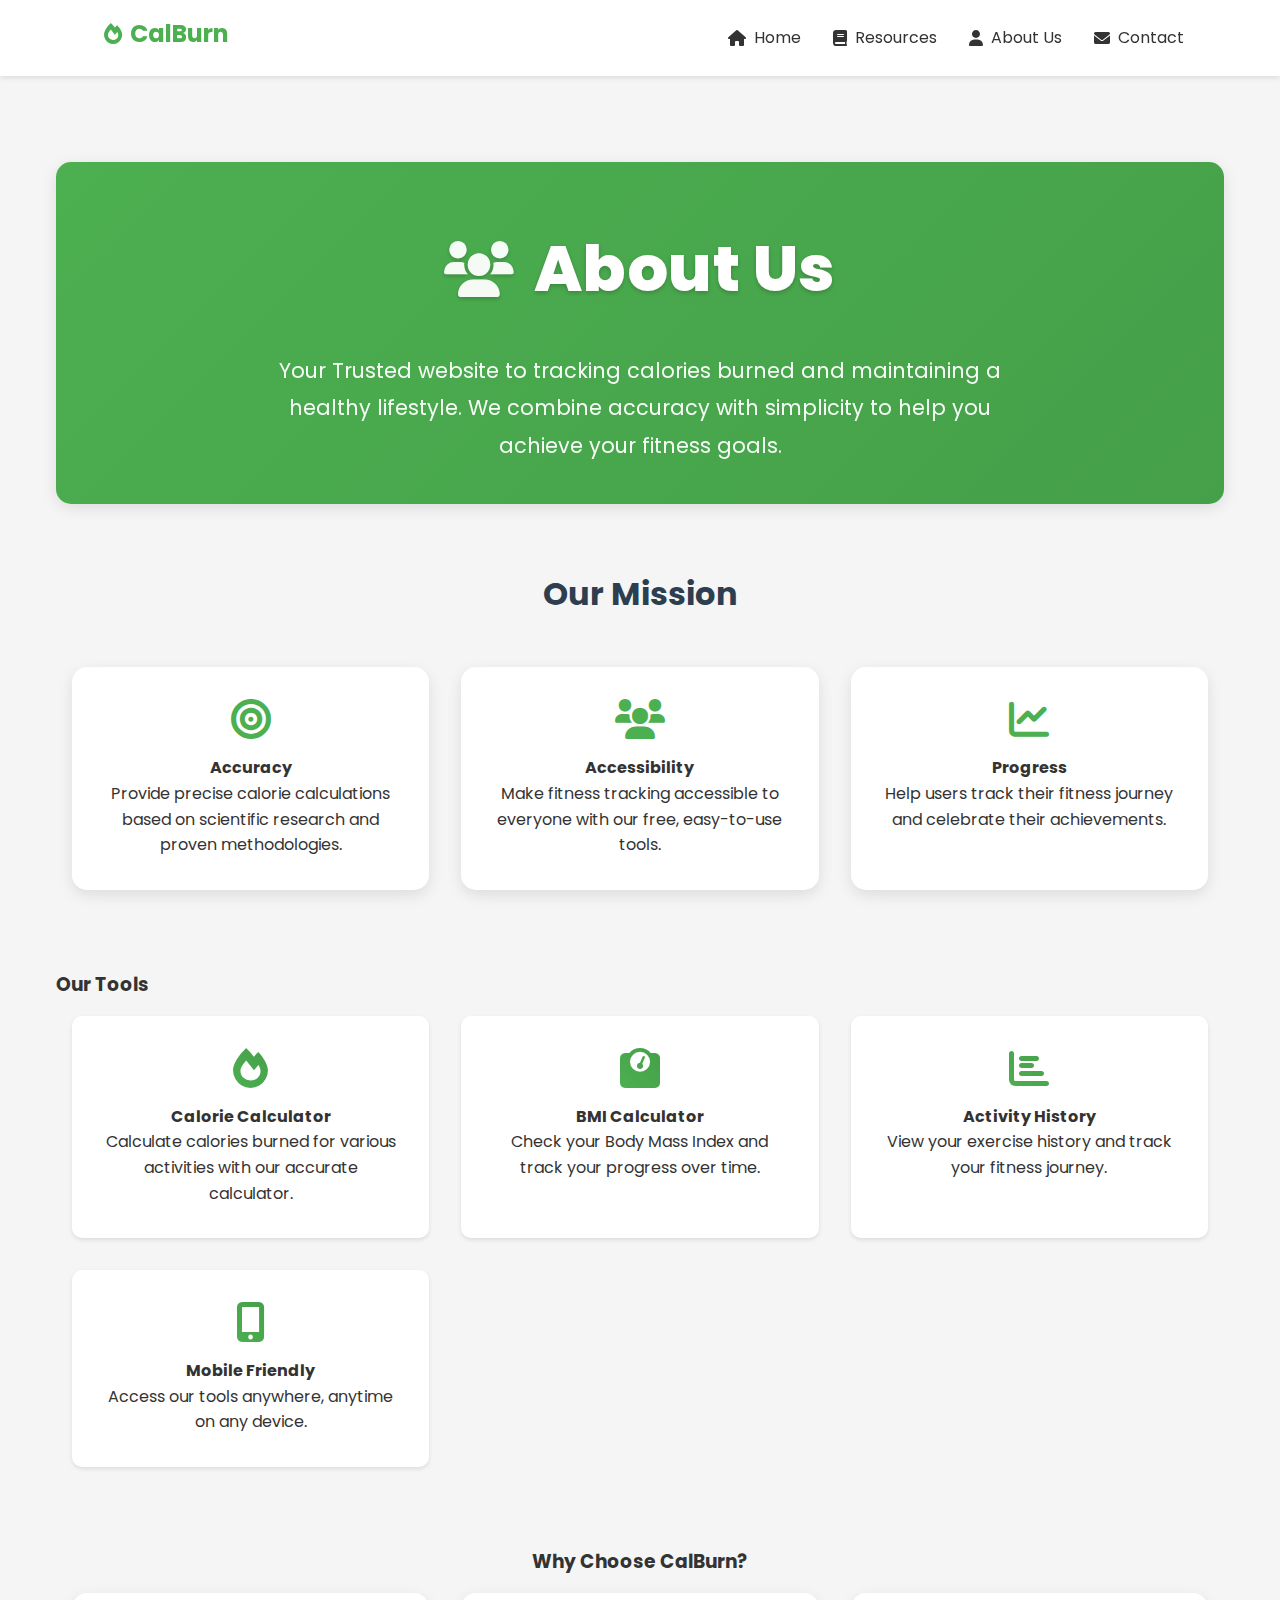
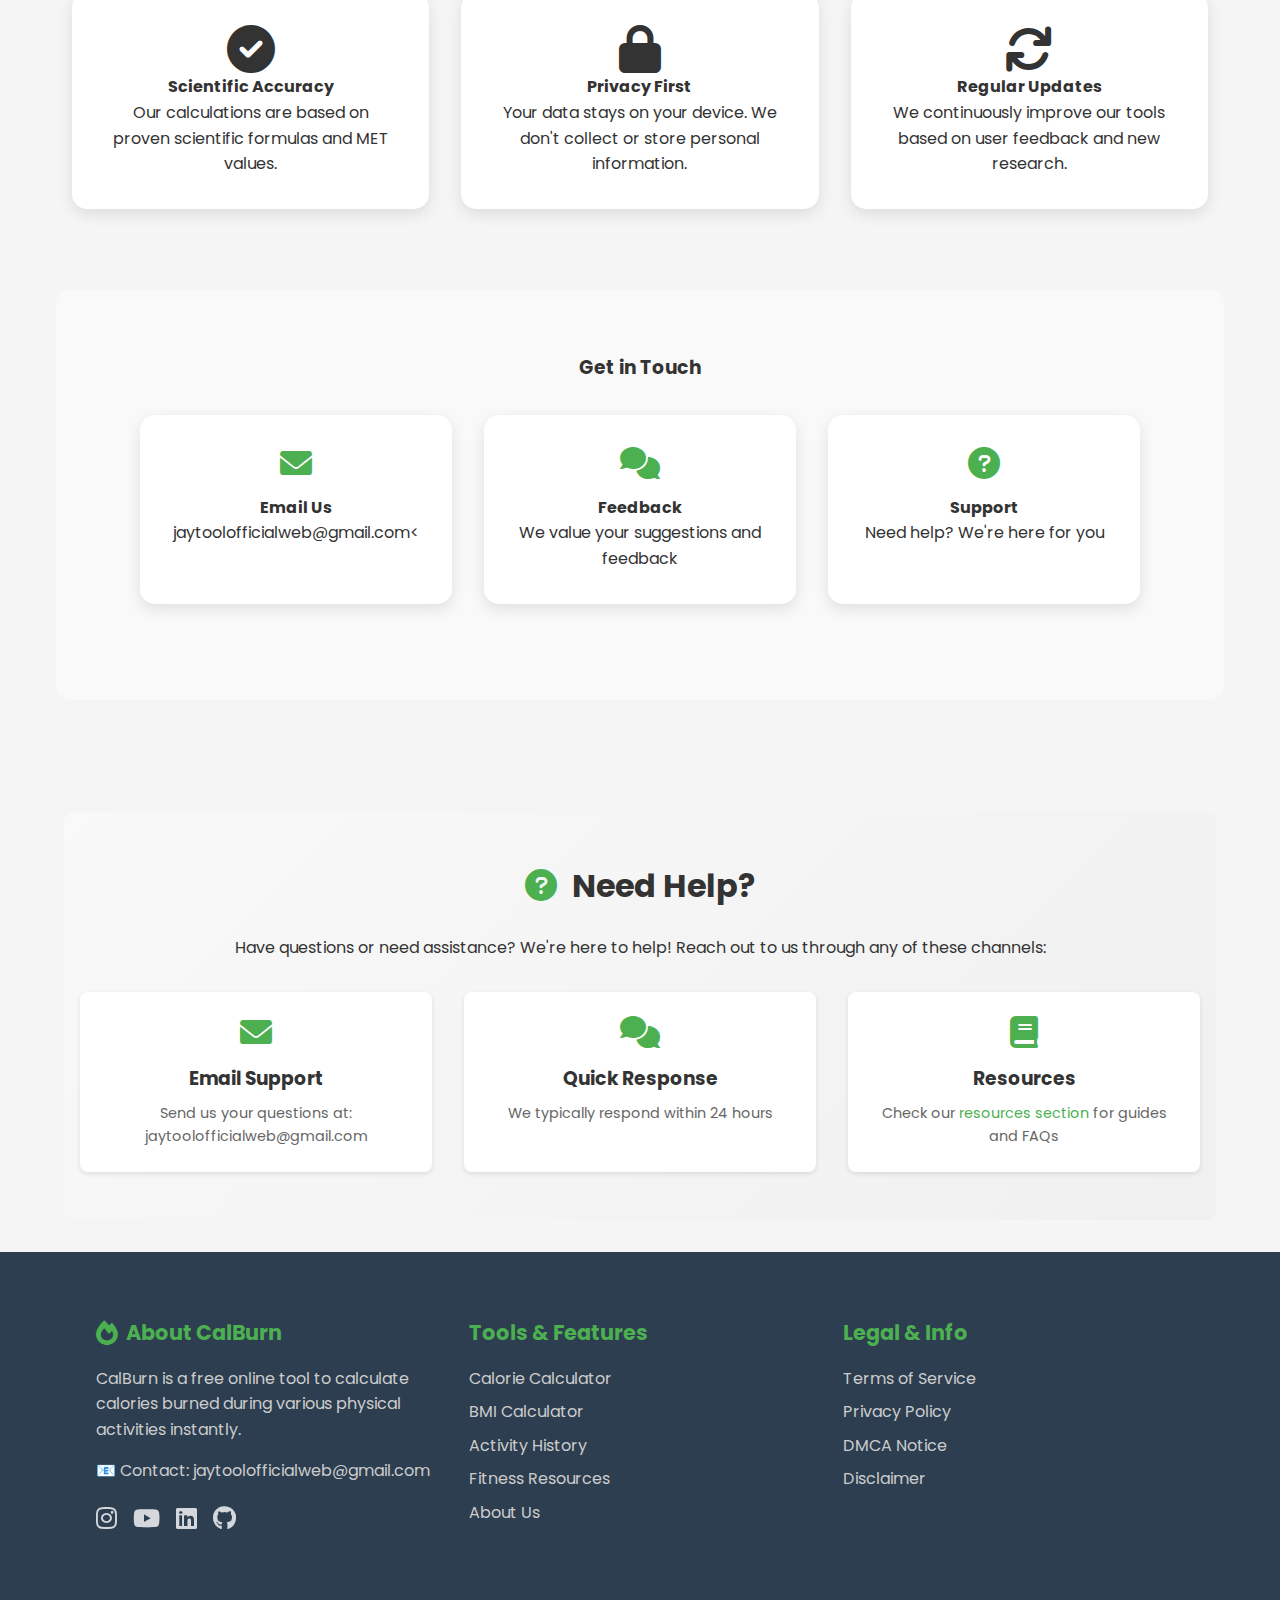
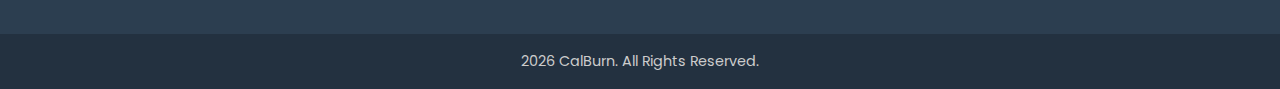
<file: about.html>
<!DOCTYPE html>
<html lang="en">
<head>
    <meta charset="UTF-8">
    <meta name="viewport" content="width=device-width, initial-scale=1.0">
    
    <!-- Primary Meta Tags -->
    <title>About CalBurn - Your Trusted Fitness Calculator Team | Our Mission & Values</title>
    <meta name="title" content="About CalBurn - Your Trusted Fitness Calculator Team | Our Mission & Values">
    <meta name="description" content="Learn about the team behind CalBurn, our mission to make fitness tracking accessible, and our commitment to helping you achieve your health goals. Discover our story and values.">
    <meta name="keywords" content="CalBurn team, fitness calculator team, health tracking experts, fitness mission, about calburn, fitness tools india, health calculator team, fitness experts india, calorie tracking team">
    <meta name="author" content="Jay Prajapati">
    <meta name="robots" content="index, follow">
    <meta name="googlebot" content="index, follow">
    <meta name="language" content="English">
    <meta name="revisit-after" content="7 days">
    <meta name="rating" content="General">
    
    <!-- Geographic Meta Tags -->
    <meta name="distribution" content="Global">

    <!-- Open Graph / Facebook -->
    <meta property="og:type" content="website">
    <meta property="og:url" content="https://tool-star.github.io/about.html">
    <meta property="og:title" content="About CalBurn - Your Trusted Fitness Calculator Team">
    <meta property="og:description" content="Learn about the team behind CalBurn, our mission to make fitness tracking accessible, and our commitment to helping you achieve your health goals.">
    <meta property="og:site_name" content="CalBurn">
    <meta property="og:locale" content="en_US">
    <meta property="og:locale:alternate" content="en_IN">

    <!-- JSON-LD Structured Data -->
    <script type="application/ld+json">
    {
        "@context": "https://schema.org",
        "@type": "AboutPage",
        "mainEntity": {
            "@type": "Organization",
            "name": "CalBurn",
            "url": "https://tool-star.github.io/",
            "logo": "https://tool-star.github.io/apple-touch-icon.png",
            "description": "CalBurn is dedicated to providing free, accurate fitness tracking tools to help people achieve their health goals.",
            "foundingDate": "2024",
            "founder": {
                "@type": "Person",
                "name": "Jay Prajapati",
                "nationality": "Indian",
                "sameAs": [
                    "https://www.linkedin.com/in/jayprajapati171120/",
                    "https://github.com/jay07112007"
                ]
            },
            "areaServed": [
                "IN",
                "US",
                "AE",
                "SG",
                "LK",
                "NP",
                "BD",
                "Global"
            ],
            "knowsAbout": [
                "Fitness Tracking",
                "Calorie Calculation",
                "BMI Calculation",
                "Health Monitoring",
                "Exercise Science"
            ],
            "slogan": "Your Trusted Partner in Fitness Tracking",
            "ethicsPolicy": "https://tool-star.github.io/privacy.html",
            "address": {
                "@type": "PostalAddress",
                "addressCountry": "IN",
                "addressRegion": "Gujarat"
            }
        },
        "breadcrumb": {
            "@type": "BreadcrumbList",
            "itemListElement": [{
                "@type": "ListItem",
                "position": 1,
                "name": "Home",
                "item": "https://tool-star.github.io/"
            }, {
                "@type": "ListItem",
                "position": 2,
                "name": "About Us",
                "item": "https://tool-star.github.io/about.html"
            }]
        }
    }
    </script>

    <link rel="apple-touch-icon" sizes="180x180" href="apple-touch-icon.png">
    <link rel="icon" type="png" sizes="32x32" href="favicon-32x32.png">
    <link rel="icon" type="png" sizes="16x16" href="favicon-16x16.png">
    <link rel="manifest" href="/site.webmanifest">

    <link rel="stylesheet" href="styles.css">
    <link rel="stylesheet" href="https://cdnjs.cloudflare.com/ajax/libs/font-awesome/6.0.0/css/all.min.css">
    <link href="https://fonts.googleapis.com/css2?family=Poppins:wght@400;600&family=Montserrat:wght@700&display=swap" rel="stylesheet">
</head>
<body>
    <a href="#main-content" class="skip-link">Skip to main content</a>
    
    <!-- Header -->
    <header>
        <div class="container">
            <div class="header-content">
                <div class="website-title">
                    <a href="index.html" class="logo-link">
                        <h1><i class="fas fa-fire" aria-hidden="true"></i> CalBurn</h1>
                    </a>
                </div>
                
                <button 
                    class="menu-toggle" 
                    id="mobile-menu" 
                    aria-label="Toggle navigation menu"
                    aria-expanded="false"
                    aria-controls="main-nav"
                >
                    <span></span>
                </button>

                <nav id="main-nav" aria-label="Main navigation">
                    <ul>
                        <li><a href="index.html">
                            <i class="fas fa-home" aria-hidden="true"></i>
                            <span>Home</span>
                        </a></li>
                        <li><a href="resources.html">
                            <i class="fas fa-book" aria-hidden="true"></i>
                            <span>Resources</span>
                        </a></li>
                        <li><a href="about.html">
                            <i class="fas fa-user" aria-hidden="true"></i>
                            <span>About Us</span>
                        </a></li>
                        <li><a href="contact.html">
                            <i class="fas fa-envelope" aria-hidden="true"></i>
                            <span>Contact</span>
                        </a></li>
                    </ul>
                </nav>
            </div>
        </div>
        <div class="menu-overlay" id="menu-overlay"></div>
    </header>

    <!-- Main Content -->
    <main id="main-content">
        <section class="about-section">
            <!-- Hero Section -->
            <div class="about-hero">
                <h2><i class="fas fa-users"></i> About Us</h2>
                <p>Your Trusted website to tracking calories burned and maintaining a healthy lifestyle. We combine accuracy with simplicity to help you achieve your fitness goals.</p>
            </div>

            <!-- Mission Section -->
            <div class="mission-section">
                <h3>Our Mission</h3>
                <div class="mission-cards">
                    <div class="mission-card">
                        <i class="fas fa-bullseye"></i>
                        <h4>Accuracy</h4>
                        <p>Provide precise calorie calculations based on scientific research and proven methodologies.</p>
                    </div>
                    <div class="mission-card">
                        <i class="fas fa-users"></i>
                        <h4>Accessibility</h4>
                        <p>Make fitness tracking accessible to everyone with our free, easy-to-use tools.</p>
                    </div>
                    <div class="mission-card">
                        <i class="fas fa-chart-line"></i>
                        <h4>Progress</h4>
                        <p>Help users track their fitness journey and celebrate their achievements.</p>
                    </div>
                </div>
            </div>

            <!-- Tools Section -->
            <div class="tools-section">
                <h3>Our Tools</h3>
                <div class="tools-grid">
                    <div class="tool-card">
                        <i class="fas fa-fire"></i>
                        <h4>Calorie Calculator</h4>
                        <p>Calculate calories burned for various activities with our accurate calculator.</p>
                    </div>
                    <div class="tool-card">
                        <i class="fas fa-weight"></i>
                        <h4>BMI Calculator</h4>
                        <p>Check your Body Mass Index and track your progress over time.</p>
                    </div>
                    <div class="tool-card">
                        <i class="fas fa-chart-bar"></i>
                        <h4>Activity History</h4>
                        <p>View your exercise history and track your fitness journey.</p>
                    </div>
                    <div class="tool-card">
                        <i class="fas fa-mobile-alt"></i>
                        <h4>Mobile Friendly</h4>
                        <p>Access our tools anywhere, anytime on any device.</p>
                    </div>
                </div>
            </div>

            <!-- Why Choose Us Section -->
            <div class="team-section">
                <h3>Why Choose CalBurn?</h3>
                <div class="team-grid">
                    <div class="team-member">
                        <i class="fas fa-check-circle fa-3x"></i>
                        <h4>Scientific Accuracy</h4>
                        <p>Our calculations are based on proven scientific formulas and MET values.</p>
                    </div>
                    <div class="team-member">
                        <i class="fas fa-lock fa-3x"></i>
                        <h4>Privacy First</h4>
                        <p>Your data stays on your device. We don't collect or store personal information.</p>
                    </div>
                    <div class="team-member">
                        <i class="fas fa-sync fa-3x"></i>
                        <h4>Regular Updates</h4>
                        <p>We continuously improve our tools based on user feedback and new research.</p>
                    </div>
                </div>
            </div>

            <!-- Contact Section -->
            <div id="contact" class="contact-section">
                <h3>Get in Touch</h3>
                <div class="contact-grid">
                    <div class="contact-card">
                        <i class="fas fa-envelope"></i>
                        <h4>Email Us</h4>
                        <p>jaytoolofficialweb@gmail.com<</p>
                    </div>
                    <div class="contact-card">
                        <i class="fas fa-comments"></i>
                        <h4>Feedback</h4>
                        <p>We value your suggestions and feedback</p>
                    </div>
                    <div class="contact-card">
                        <i class="fas fa-question-circle"></i>
                        <h4>Support</h4>
                        <p>Need help? We're here for you</p>
                    </div>
                </div>
            </div>
        </section>
    </main>

    <!-- Need Help Section -->
    <section class="need-help-section container">
        <div class="need-help-content">
            <h2><i class="fas fa-question-circle"></i> Need Help?</h2>
            <p>Have questions or need assistance? We're here to help! Reach out to us through any of these channels:</p>
            <div class="help-options">
                <div class="help-option">
                    <i class="fas fa-envelope"></i>
                    <h3>Email Support</h3>
                    <p>Send us your questions at: jaytoolofficialweb@gmail.com</p>
                </div>
                <div class="help-option">
                    <i class="fas fa-comments"></i>
                    <h3>Quick Response</h3>
                    <p>We typically respond within 24 hours</p>
                </div>
                <div class="help-option">
                    <i class="fas fa-book"></i>
                    <h3>Resources</h3>
                    <p>Check our <a href="resources.html">resources section</a> for guides and FAQs</p>
                </div>
            </div>
        </div>
    </section>

    <!-- Footer -->
    <footer>
        <div class="footer-container">
            <!-- About Section -->
            <div class="footer-section about">
                <h2><i class="fas fa-fire"></i> About CalBurn</h2>
                <p>CalBurn is a free online tool to calculate calories burned during various physical activities instantly.</p>
                <p>📧 Contact: jaytoolofficialweb@gmail.com</p>
                <div class="social-links">
                    <a href="https://www.instagram.com/prajapati_jay_1711/" aria-label="Instagram" target="_blank" rel="noopener">
                        <i class="fab fa-instagram"></i>
                    </a>
                    <a href="https://www.youtube.com/@QuickCompare_Official" aria-label="Youtube" target="_blank" rel="noopener">
                        <i class="fab fa-youtube"></i>
                    </a>
                    <a href="https://www.linkedin.com/in/jayprajapati171120/" aria-label="Linkedin" target="_blank" rel="noopener">
                        <i class="fab fa-linkedin"></i>
                    </a>
                    <a href="https://github.com/jay07112007" aria-label="GitHub" target="_blank" rel="noopener">
                        <i class="fab fa-github"></i>
                    </a>
                </div>
            </div>

            <!-- Tools & Features -->
            <div class="footer-section">
                <h2>Tools & Features</h2>
                <ul>
                    <li><a href="index.html">Calorie Calculator</a></li>
                    <li><a href="index.html#bmi-calculator">BMI Calculator</a></li>
                    <li><a href="index.html#activity-history">Activity History</a></li>
                    <li><a href="resources.html">Fitness Resources</a></li>
                    <li><a href="about.html">About Us</a></li>
                </ul>
            </div>

            <!-- Legal & Info -->
            <div class="footer-section">
                <h2>Legal & Info</h2>
                <ul>
                    <li><a href="terms.html">Terms of Service</a></li>
                    <li><a href="privacy.html">Privacy Policy</a></li>
                    <li><a href="dmca.html">DMCA Notice</a></li>
                    <li><a href="disclaimer.html">Disclaimer</a></li>
                </ul>
            </div>
        </div>

        <!-- Copyright Section -->
        <div class="footer-bottom">
            <p>  <span id="year"></span> CalBurn. All Rights Reserved.</p>
        </div>
    </footer>

    <script>
        document.getElementById("year").textContent = new Date().getFullYear();
    </script>
    <script src="app.js"></script>
</body>
</html>
</file>
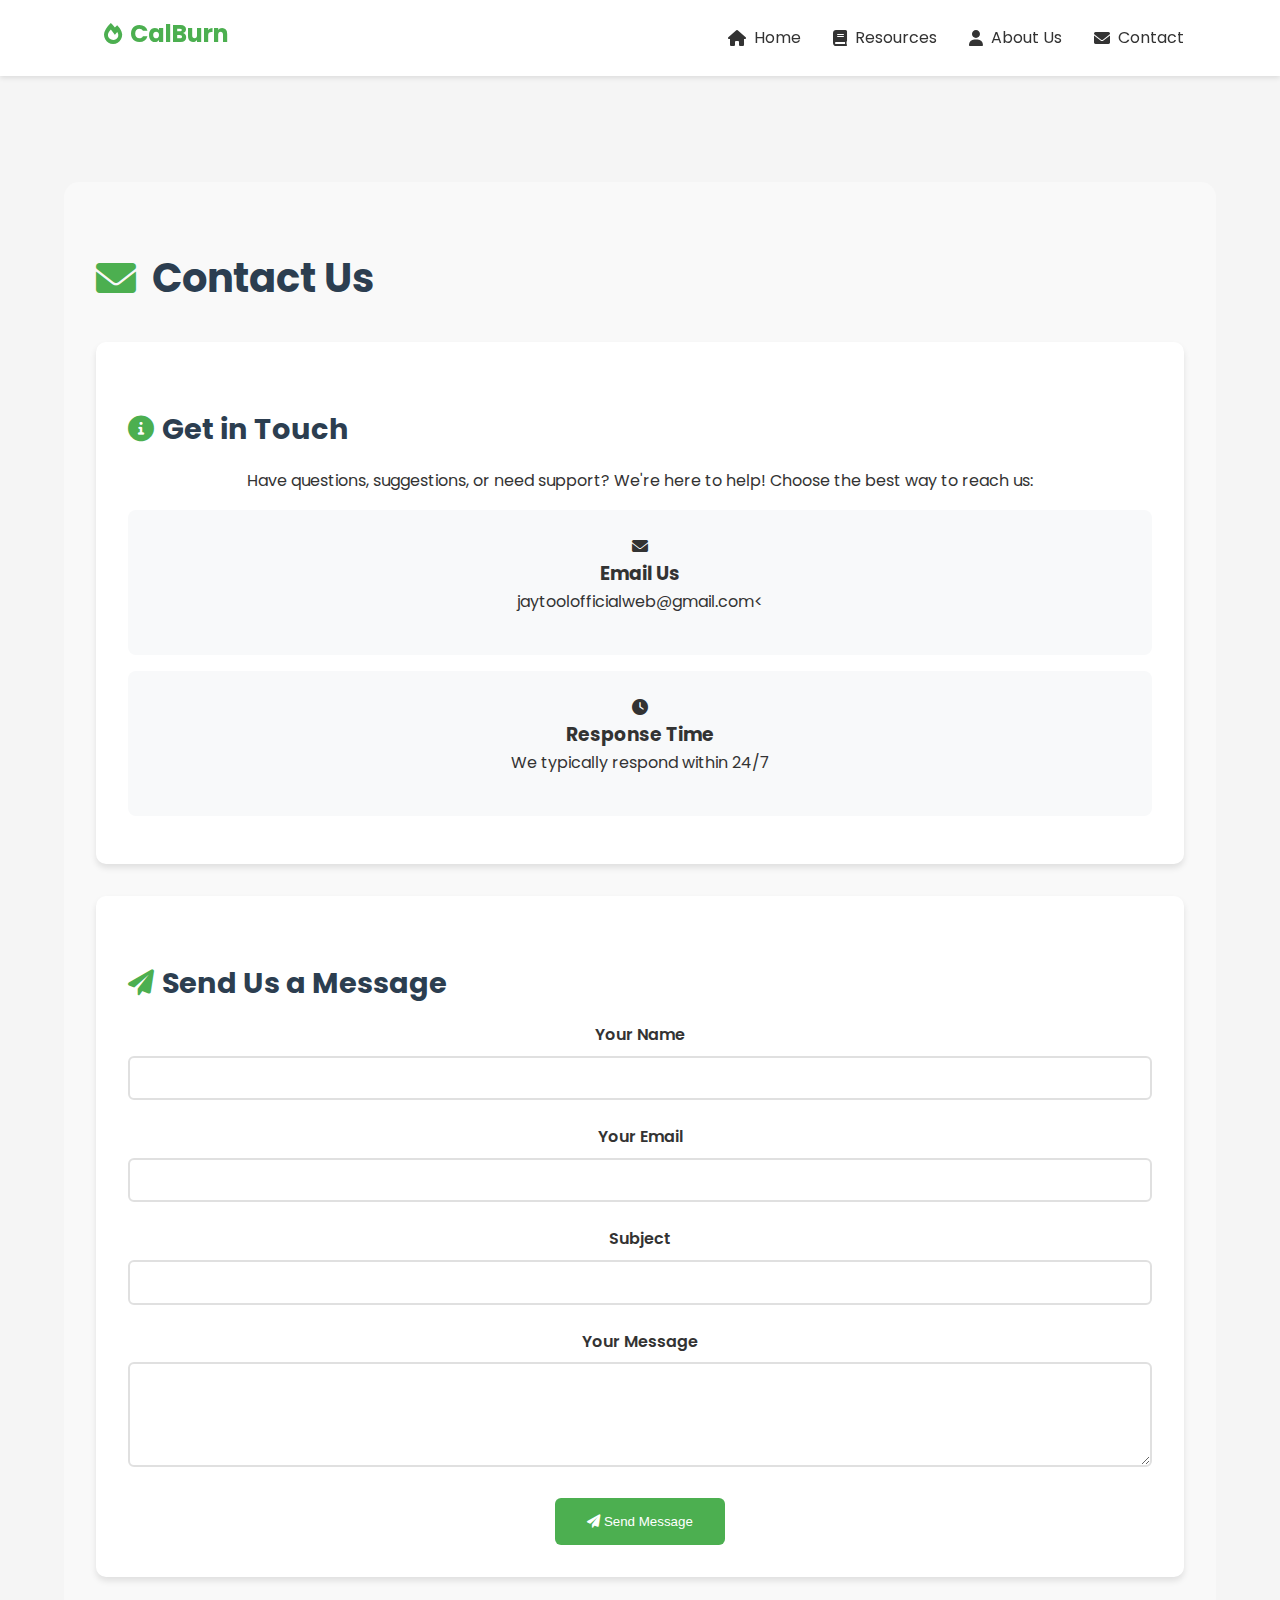
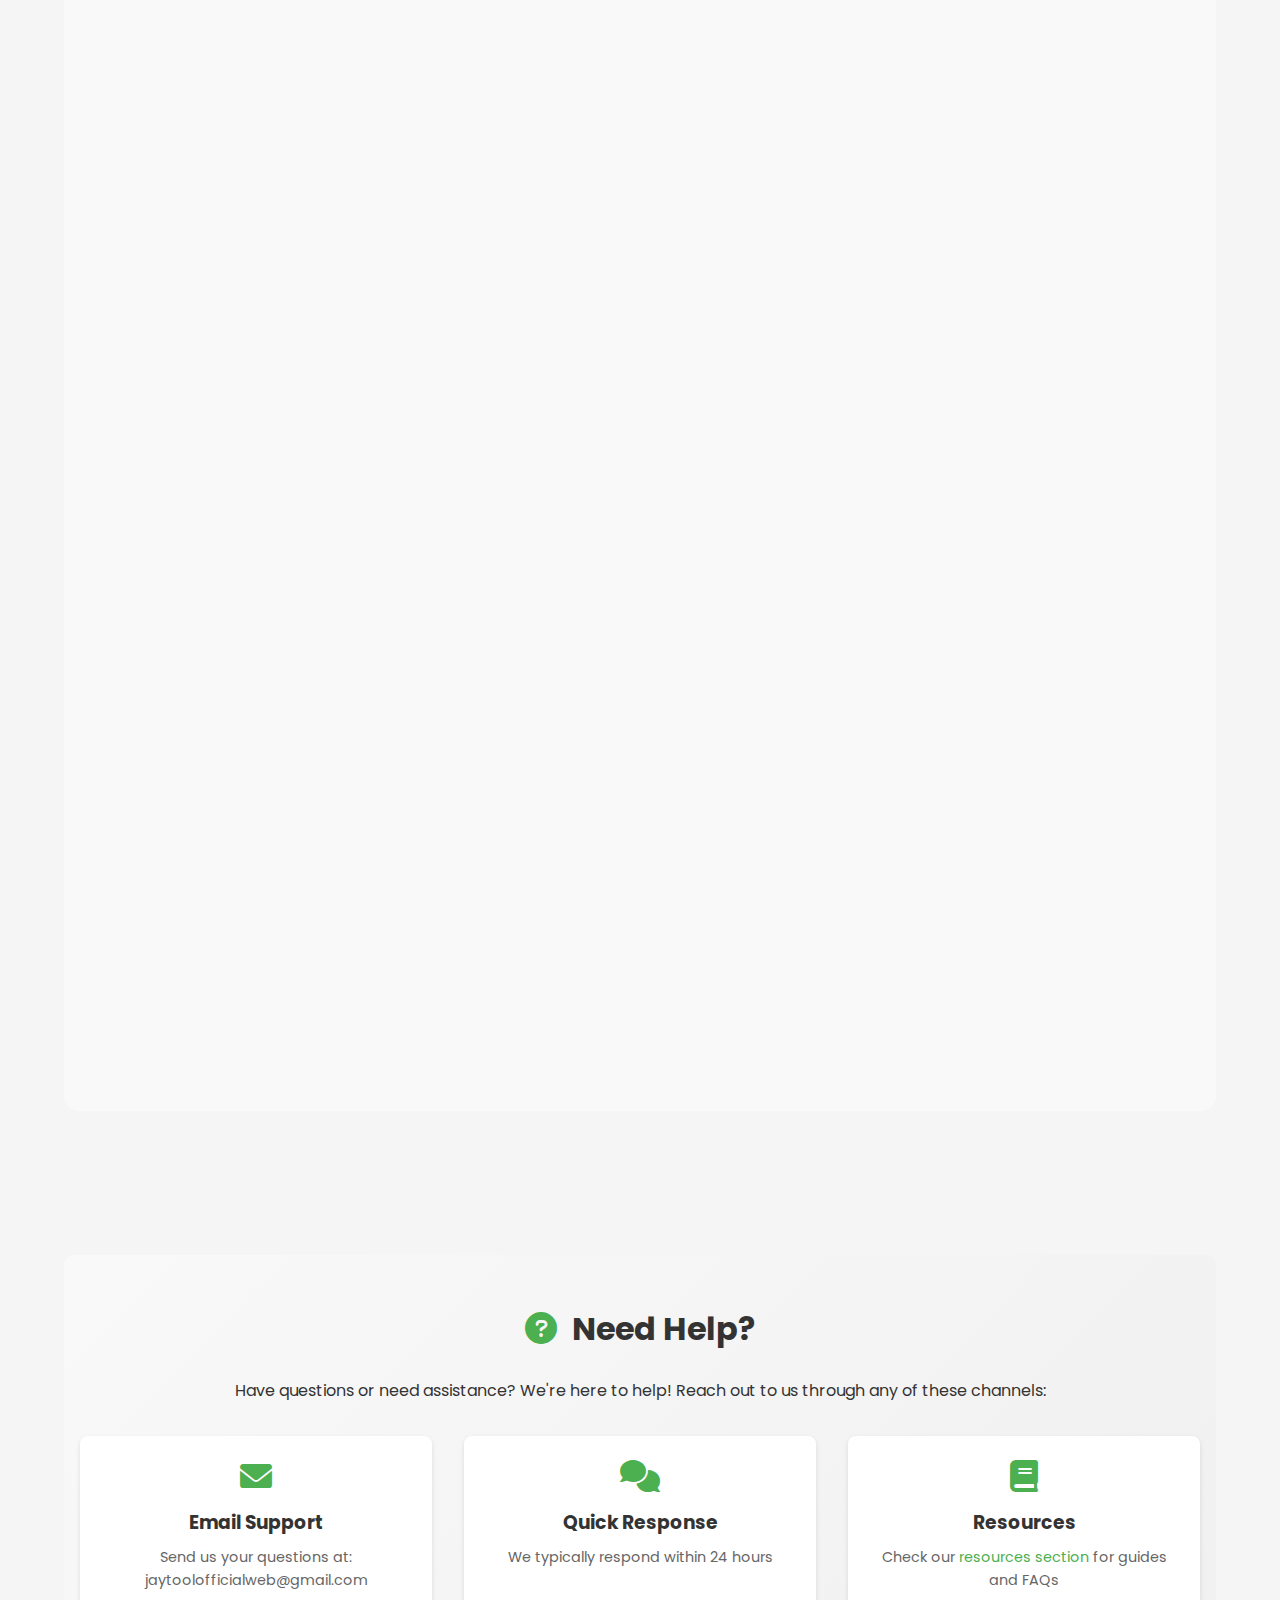
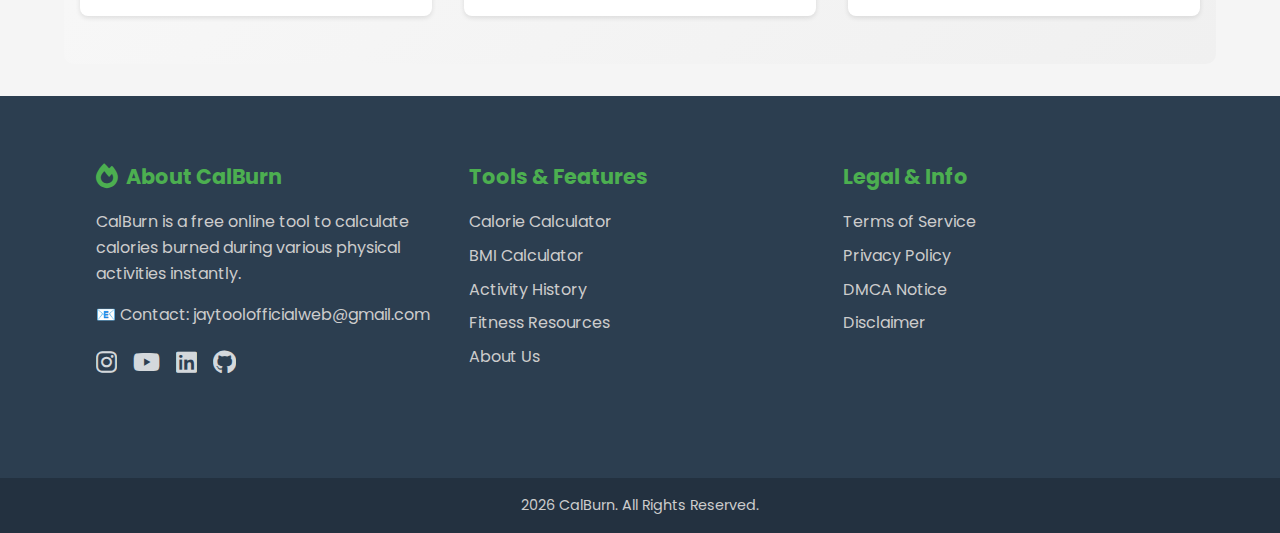
<file: contact.html>
<!DOCTYPE html>
<html lang="en">
<head>
    <meta charset="UTF-8">
    <meta name="viewport" content="width=device-width, initial-scale=1.0">
    
    <!-- Primary Meta Tags -->
    <title>Contact CalBurn - Get Support & Connect With Our Team | Fitness Calculator Help</title>
    <meta name="title" content="Contact CalBurn - Get Support & Connect With Our Team | Fitness Calculator Help">
    <meta name="description" content="Need help with CalBurn's fitness calculators? Contact our support team for assistance with calorie tracking, BMI calculation, or any other fitness-related queries. We're here to help!">
    <meta name="keywords" content="contact CalBurn, fitness calculator support, calorie tracker help, fitness tool support, health calculator help, contact fitness team, fitness support india, calorie calculator contact">
    <meta name="author" content="Jay Prajapati">
    <meta name="robots" content="index, follow">
    <meta name="googlebot" content="index, follow">
    <meta name="language" content="English">
    <meta name="revisit-after" content="7 days">
    <meta name="rating" content="General">
    
    <!-- Geographic Meta Tags -->
   <meta name="distribution" content="Global">

    <!-- Open Graph / Facebook -->
    <meta property="og:type" content="website">
    <meta property="og:url" content="https://tool-star.github.io/contact.html">
    <meta property="og:title" content="Contact CalBurn - Get Support & Connect With Our Team">
    <meta property="og:description" content="Need help with CalBurn's fitness calculators? Contact our support team for assistance with calorie tracking, BMI calculation, or any other fitness-related queries.">
    <meta property="og:site_name" content="CalBurn">
    <meta property="og:locale" content="en_US">
    <meta property="og:locale:alternate" content="en_IN">

    <!-- JSON-LD Structured Data -->
    <script type="application/ld+json">
    {
        "@context": "https://schema.org",
        "@type": "ContactPage",
        "mainEntity": {
            "@type": "Organization",
            "name": "CalBurn Support",
            "url": "https://tool-star.github.io/contact.html",
            "contactPoint": [{
                "@type": "ContactPoint",
                "contactType": "customer support",
                "email": "jaytoolofficialweb@gmail.com",
                "availableLanguage": ["English"],
                "areaServed": [
                    "IN",
                    "US",
                    "AE",
                    "SG",
                    "LK",
                    "NP",
                    "BD",
                    "Global"
                ]
            }],
            "sameAs": [
                "https://www.instagram.com/prajapati_jay_1711/",
                "https://www.youtube.com/@QuickCompare_Official",
                "https://www.linkedin.com/in/jayprajapati171120/",
                "https://github.com/jay07112007"
            ]
        },
        "breadcrumb": {
            "@type": "BreadcrumbList",
            "itemListElement": [{
                "@type": "ListItem",
                "position": 1,
                "name": "Home",
                "item": "https://tool-star.github.io/"
            }, {
                "@type": "ListItem",
                "position": 2,
                "name": "Contact Us",
                "item": "https://tool-star.github.io/contact.html"
            }]
        },
        "potentialAction": {
            "@type": "ContactAction",
            "target": {
                "@type": "EntryPoint",
                "urlTemplate": "mailto:jaytoolofficialweb@gmail.com",
                "inLanguage": "en",
                "actionPlatform": [
                    "http://schema.org/DesktopWebPlatform",
                    "http://schema.org/MobileWebPlatform"
                ]
            },
            "name": "Contact Support"
        }
    }
    </script>

    <link rel="apple-touch-icon" sizes="180x180" href="apple-touch-icon.png">
    <link rel="icon" type="png" sizes="32x32" href="favicon-32x32.png">
    <link rel="icon" type="png" sizes="16x16" href="favicon-16x16.png">
    <link rel="manifest" href="/site.webmanifest">

    <link rel="stylesheet" href="styles.css">
    <link rel="stylesheet" href="https://cdnjs.cloudflare.com/ajax/libs/font-awesome/6.0.0/css/all.min.css">
    <link href="https://fonts.googleapis.com/css2?family=Poppins:wght@400;600&family=Montserrat:wght@700&display=swap" rel="stylesheet">
    <style>
        /* Logo Link Styles */
        .logo-link {
            text-decoration: none;
            color: inherit;
            display: inline-block;
            padding: 0.5rem;
            border-radius: 8px;
            transition: all 0.3s ease;
            position: relative;
            overflow: hidden;
        }
        
        .logo-link::before {
            content: '';
            position: absolute;
            top: 0;
            left: -100%;
            width: 100%;
            height: 100%;
            background: linear-gradient(
                90deg,
                transparent,
                rgba(255, 255, 255, 0.2),
                transparent
            );
            transition: 0.5s;
        }
        
        .logo-link:hover {
            transform: translateY(-2px);
            text-shadow: 0 2px 4px rgba(0, 0, 0, 0.1);
        }
        
        .logo-link:hover::before {
            left: 100%;
        }
        
        .logo-link h1 {
            margin: 0;
            display: flex;
            align-items: center;
            gap: 0.5rem;
        }
        
        .logo-link i {
            font-size: 1.5em;
            color: #4CAF50;
            transition: transform 0.3s ease;
        }
        
        .logo-link:hover i {
            transform: rotate(15deg) scale(1.1);
            color: #45a049;
        }

        .website-title {
            position: relative;
            z-index: 100;
        }

        @media (max-width: 768px) {
            .logo-link {
                padding: 0.3rem;
            }
            
            .logo-link h1 {
                font-size: 1.5rem;
            }
            
            .logo-link i {
                font-size: 1.3em;
            }
        }
        
        /* Page-specific animations */
        .contact-section {
            animation: fadeIn 0.8s ease-out;
        }
        
        .contact-info-box {
            animation: slideInLeft 0.8s ease-out;
            background: #fff;
            border-radius: 10px;
            padding: 2rem;
            box-shadow: 0 4px 6px rgba(0,0,0,0.1);
            margin-bottom: 2rem;
        }
        
        .contact-form {
            animation: slideInRight 0.8s ease-out;
            background: #fff;
            border-radius: 10px;
            padding: 2rem;
            box-shadow: 0 4px 6px rgba(0,0,0,0.1);
        }
        
        .contact-method {
            animation: popIn 0.6s ease-out;
            background: #f8f9fa;
            border-radius: 8px;
            padding: 1.5rem;
            margin: 1rem 0;
            transition: transform 0.3s ease, box-shadow 0.3s ease;
        }
        
        .contact-method:hover {
            transform: translateY(-5px);
            box-shadow: 0 6px 12px rgba(0,0,0,0.1);
        }
        
        .form-group {
            margin-bottom: 1.5rem;
            animation: slideInUp 0.5s ease-out;
        }
        
        .form-group input,
        .form-group textarea {
            width: 100%;
            padding: 0.8rem;
            border: 2px solid #e0e0e0;
            border-radius: 6px;
            transition: border-color 0.3s ease, box-shadow 0.3s ease;
        }
        
        .form-group input:focus,
        .form-group textarea:focus {
            border-color: #4CAF50;
            box-shadow: 0 0 0 3px rgba(76, 175, 80, 0.2);
            outline: none;
        }
        
        .submit-btn {
            background: #4CAF50;
            color: white;
            border: none;
            padding: 1rem 2rem;
            border-radius: 6px;
            cursor: pointer;
            transition: transform 0.3s ease, background 0.3s ease;
            animation: popIn 0.6s ease-out;
        }
        
        .submit-btn:hover {
            background: #45a049;
            transform: translateY(-2px);
        }
        
        .faq-item {
            animation: slideInUp 0.6s ease-out;
            animation-fill-mode: both;
            background: #fff;
            border-radius: 8px;
            padding: 1.5rem;
            margin-bottom: 1rem;
            box-shadow: 0 2px 4px rgba(0,0,0,0.05);
            transition: transform 0.3s ease;
        }
        
        .faq-item:hover {
            transform: translateY(-3px);
        }
        
        @keyframes fadeIn {
            from { opacity: 0; }
            to { opacity: 1; }
        }
        
        @keyframes slideInLeft {
            from {
                opacity: 0;
                transform: translateX(-30px);
            }
            to {
                opacity: 1;
                transform: translateX(0);
            }
        }
        
        @keyframes slideInRight {
            from {
                opacity: 0;
                transform: translateX(30px);
            }
            to {
                opacity: 1;
                transform: translateX(0);
            }
        }
        
        @keyframes slideInUp {
            from {
                opacity: 0;
                transform: translateY(20px);
            }
            to {
                opacity: 1;
                transform: translateY(0);
            }
        }
        
        @keyframes popIn {
            0% {
                opacity: 0;
                transform: scale(0.8);
            }
            50% {
                transform: scale(1.05);
            }
            100% {
                opacity: 1;
                transform: scale(1);
            }
        }
    </style>
</head>
<body>
     <!-- Header -->
     <header>
        <div class="container">
            <div class="header-content">
                <div class="website-title">
                    <a href="index.html" class="logo-link">
                        <h1><i class="fas fa-fire" aria-hidden="true"></i> CalBurn</h1>
                    </a>
                </div>
                
                <button 
                    class="menu-toggle" 
                    id="mobile-menu" 
                    aria-label="Toggle navigation menu"
                    aria-expanded="false"
                    aria-controls="main-nav"
                >
                    <span></span>
                </button>

                <nav id="main-nav" aria-label="Main navigation">
                    <ul>
                        <li><a href="index.html">
                            <i class="fas fa-home" aria-hidden="true"></i>
                            <span>Home</span>
                        </a></li>
                        <li><a href="resources.html">
                            <i class="fas fa-book" aria-hidden="true"></i>
                            <span>Resources</span>
                        </a></li>
                        <li><a href="about.html">
                            <i class="fas fa-user" aria-hidden="true"></i>
                            <span>About Us</span>
                        </a></li>
                        <li><a href="contact.html">
                            <i class="fas fa-envelope" aria-hidden="true"></i>
                            <span>Contact</span>
                        </a></li>
                    </ul>
                </nav>
            </div>
        </div>
        <div class="menu-overlay" id="menu-overlay"></div>
    </header>

    <main class="container page-content">
        <section class="contact-section">
            <h1><i class="fas fa-envelope"></i> Contact Us</h1>
            
            <div class="contact-content">
                <div class="contact-info-box">
                    <h2><i class="fas fa-info-circle"></i> Get in Touch</h2>
                    <p>Have questions, suggestions, or need support? We're here to help! Choose the best way to reach us:</p>
                    
                    <div class="contact-methods">
                        <div class="contact-method">
                            <i class="fas fa-envelope"></i>
                            <h3>Email Us</h3>
                            <p>jaytoolofficialweb@gmail.com<</p>
                        </div>
                        
                        <div class="contact-method">
                            <i class="fas fa-clock"></i>
                            <h3>Response Time</h3>
                            <p>We typically respond within 24/7</p>
                        </div>
                    </div>
                </div>

                <div class="contact-form">
                    <h2><i class="fas fa-paper-plane"></i> Send Us a Message</h2>
                    <form id="contactForm" onsubmit="return submitForm(event)">
                        <div class="form-group">
                            <label for="name">Your Name</label>
                            <input type="text" id="name" name="name" required>
                        </div>

                        <div class="form-group">
                            <label for="email">Your Email</label>
                            <input type="email" id="email" name="email" required>
                        </div>

                        <div class="form-group">
                            <label for="subject">Subject</label>
                            <input type="text" id="subject" name="subject" required>
                        </div>

                        <div class="form-group">
                            <label for="message">Your Message</label>
                            <textarea id="message" name="message" rows="5" required></textarea>
                        </div>

                        <button type="submit" class="submit-btn">
                            <i class="fas fa-paper-plane"></i> Send Message
                        </button>
                    </form>
                </div>

                <div class="faq-section">
                    <h2><i class="fas fa-question-circle"></i> Frequently Asked Questions</h2>
                    <div class="faq-items">
                        <div class="faq-item">
                            <h3>How does the Calories Burned Calculator work?</h3>
                            <p>The Calories Burned Calculator  based on your weight, activity type, duration and intensity.</p>
                        </div>
                        <div class="faq-item">
                            <h3>Is this calculator free to use?</h3>
                            <p>Yes, our Calories Burned Calculator is 100% free with no hidden charges or sign-ups required.</p>
                        </div>
                        <div class="faq-item">
                            <h3>What activities are supported?</h3>
                            <p>We support various activities including walking, running, cycling, swimming and gym workouts.</p>
                        </div>
                        <div class="faq-item">
                            <h3>Do I need to enter my personal details?</h3>
                            <p>No, the calculator does not require any personal information to use.</p>
                        </div>
                        <div class="faq-item">
                            <h3>Can I use this calculator on my phone?</h3>
                            <p>Yes, our tool is mobile-friendly and works smoothly on smartphones, tablets and PC.</p>
                        </div>                        
                    </div>
                </div>
            </div>
        </section>
    </main>

    <!-- Need Help Section -->
    <section class="need-help-section container">
        <div class="need-help-content">
            <h2><i class="fas fa-question-circle"></i> Need Help?</h2>
            <p>Have questions or need assistance? We're here to help! Reach out to us through any of these channels:</p>
            <div class="help-options">
                <div class="help-option">
                    <i class="fas fa-envelope"></i>
                    <h3>Email Support</h3>
                    <p>Send us your questions at: jaytoolofficialweb@gmail.com</p>
                </div>
                <div class="help-option">
                    <i class="fas fa-comments"></i>
                    <h3>Quick Response</h3>
                    <p>We typically respond within 24 hours</p>
                </div>
                <div class="help-option">
                    <i class="fas fa-book"></i>
                    <h3>Resources</h3>
                    <p>Check our <a href="resources.html">resources section</a> for guides and FAQs</p>
                </div>
            </div>
        </div>
    </section>

    <!-- Footer -->
    <footer>
        <div class="footer-container">
            <!-- About Section -->
            <div class="footer-section about">
                <h2><i class="fas fa-fire"></i> About CalBurn</h2>
                <p>CalBurn is a free online tool to calculate calories burned during various physical activities instantly.</p>
                <p>📧 Contact: jaytoolofficialweb@gmail.com
                </p>
                <div class="social-links">
                    <a href="https://www.instagram.com/prajapati_jay_1711/" aria-label="Instagram" target="_blank" rel="noopener">
                        <i class="fab fa-instagram"></i>
                    </a>
                    <a href="https://www.youtube.com/@QuickCompare_Official" aria-label="Youtube" target="_blank" rel="noopener">
                        <i class="fab fa-youtube"></i>
                    </a>
                    <a href="https://www.linkedin.com/in/jayprajapati171120/" aria-label="Linkedin" target="_blank" rel="noopener">
                        <i class="fab fa-linkedin"></i>
                    </a>
                    <a href="https://github.com/jay07112007" aria-label="GitHub" target="_blank" rel="noopener">
                        <i class="fab fa-github"></i>
                    </a>
                </div>
            </div>

            <!-- Tools & Features -->
            <div class="footer-section">
                <h2>Tools & Features</h2>
                <ul>
                    <li><a href="index.html">Calorie Calculator</a></li>
                    <li><a href="index.html#bmi-calculator">BMI Calculator</a></li>
                    <li><a href="index.html#activity-history">Activity History</a></li>
                    <li><a href="resources.html">Fitness Resources</a></li>
                    <li><a href="about.html">About Us</a></li>
                </ul>
            </div>

            <!-- Legal & Info -->
            <div class="footer-section">
                <h2>Legal & Info</h2>
                <ul>
                    <li><a href="terms.html">Terms of Service</a></li>
                    <li><a href="privacy.html">Privacy Policy</a></li>
                    <li><a href="dmca.html">DMCA Notice</a></li>
                    <li><a href="disclaimer.html">Disclaimer</a></li>
                </ul>
            </div>
        </div>

        <!-- Copyright Section -->
        <div class="footer-bottom">
            <p>  <span id="year"></span> CalBurn. All Rights Reserved.</p>
        </div>
    </footer>
    <script src="script.js"></script>
    <script>
        document.getElementById("year").textContent = new Date().getFullYear();
        
        function submitForm(event) {
            event.preventDefault();
            // Here you would typically handle the form submission
            alert('Thank you for your message! We will get back to you soon.');
            event.target.reset();
            return false;
        }
    </script>
</body>
</html>
</file>
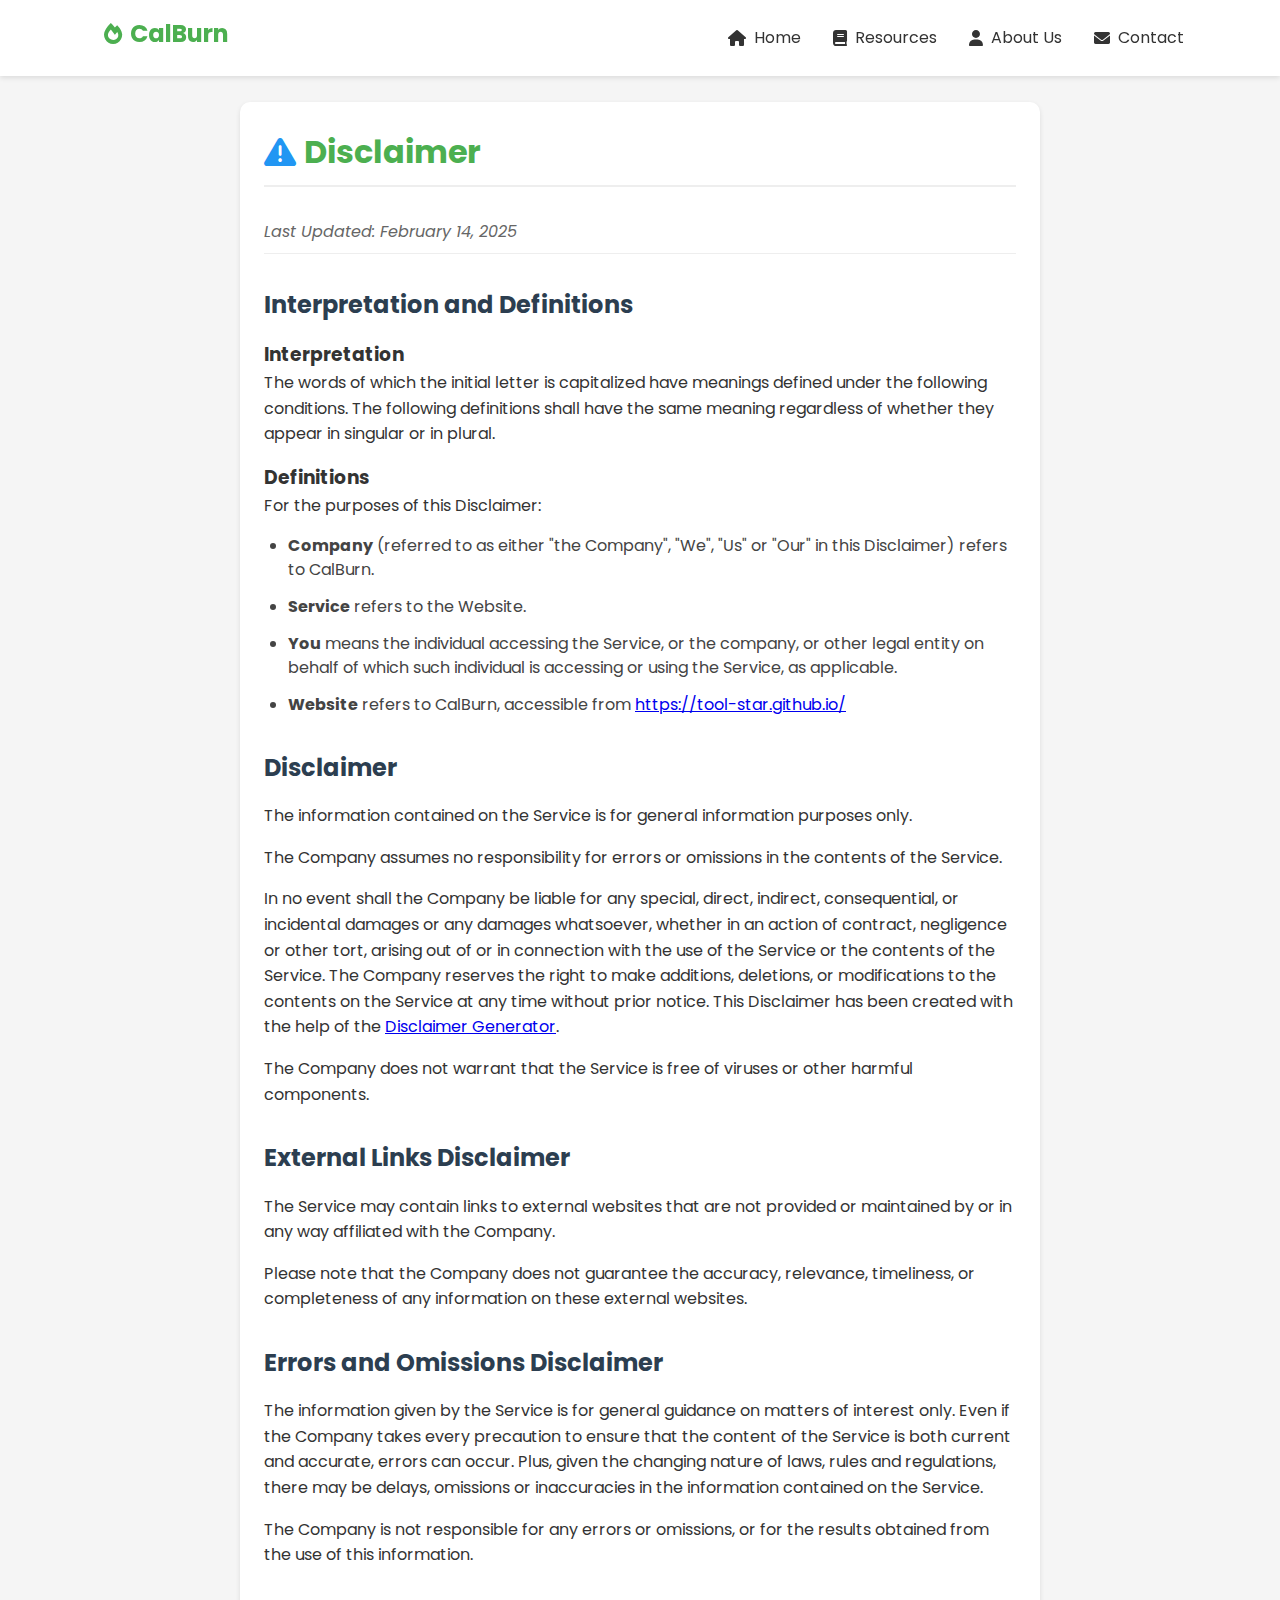
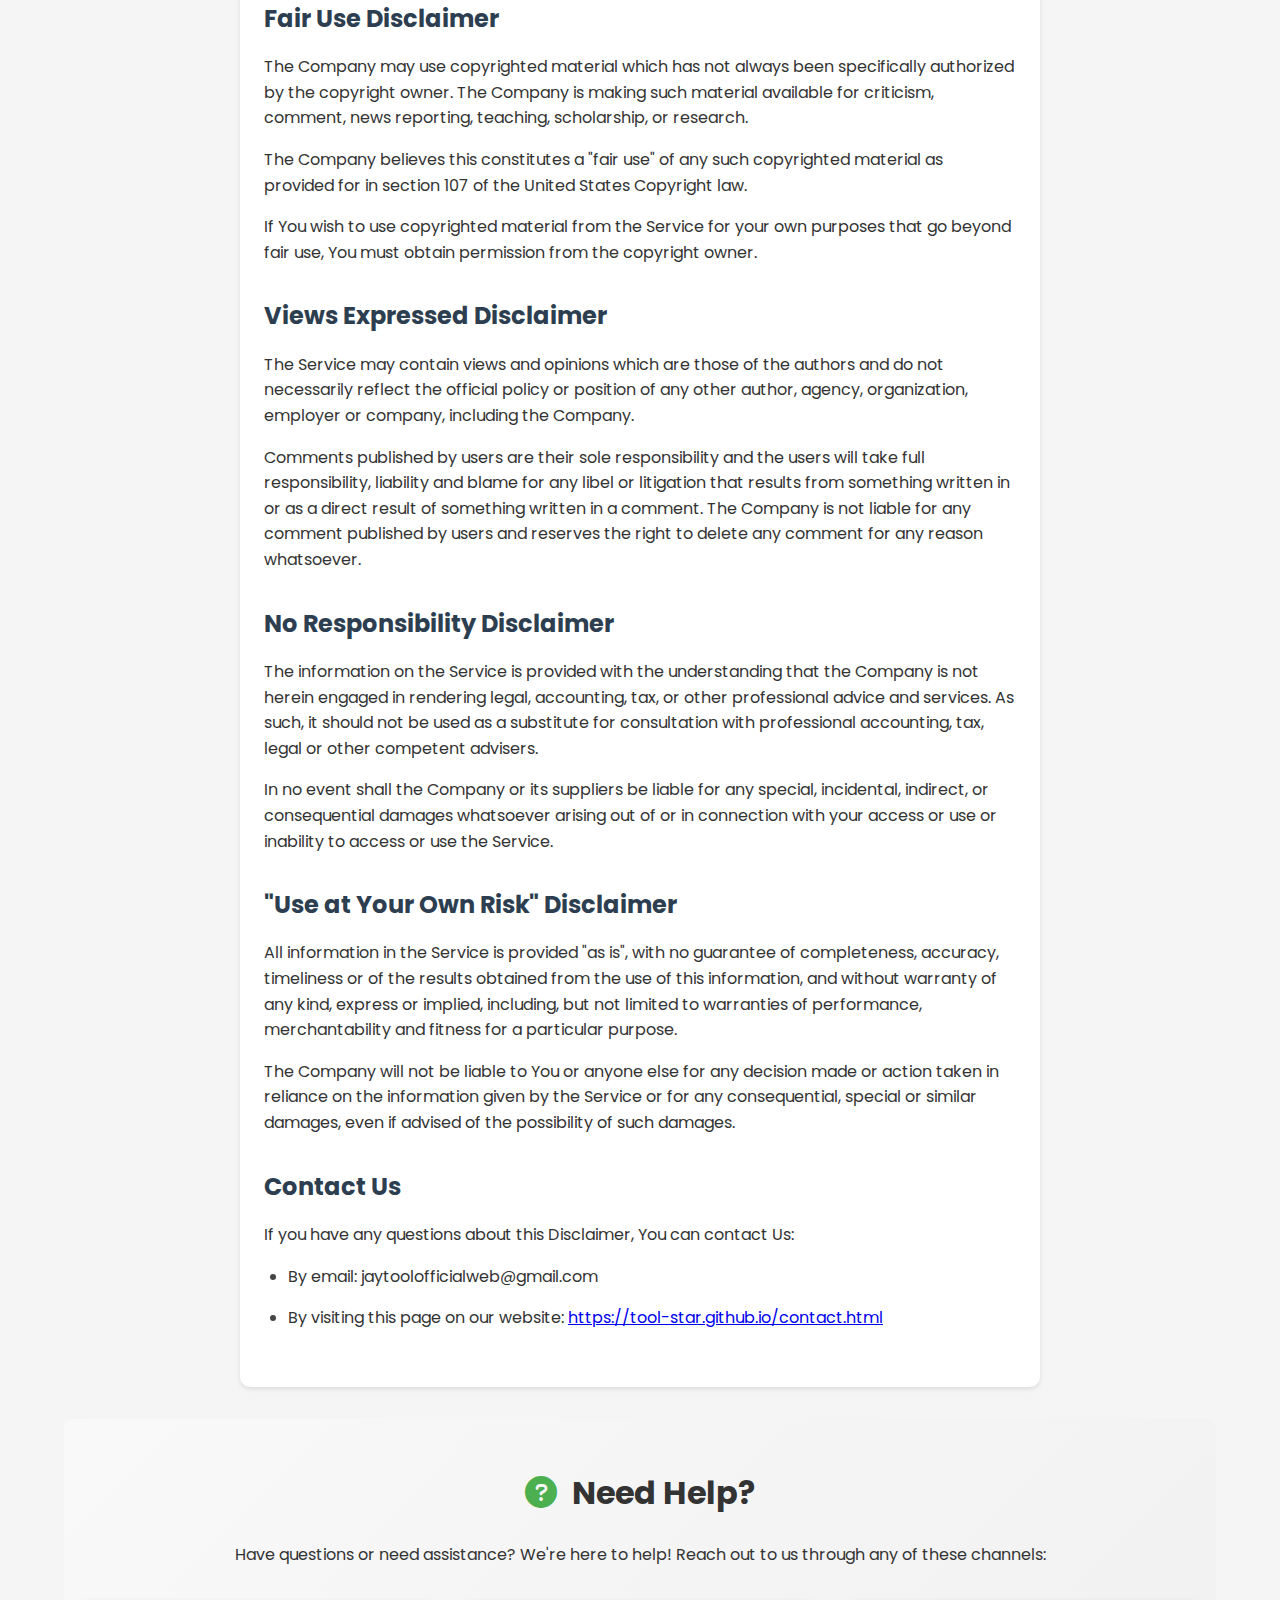
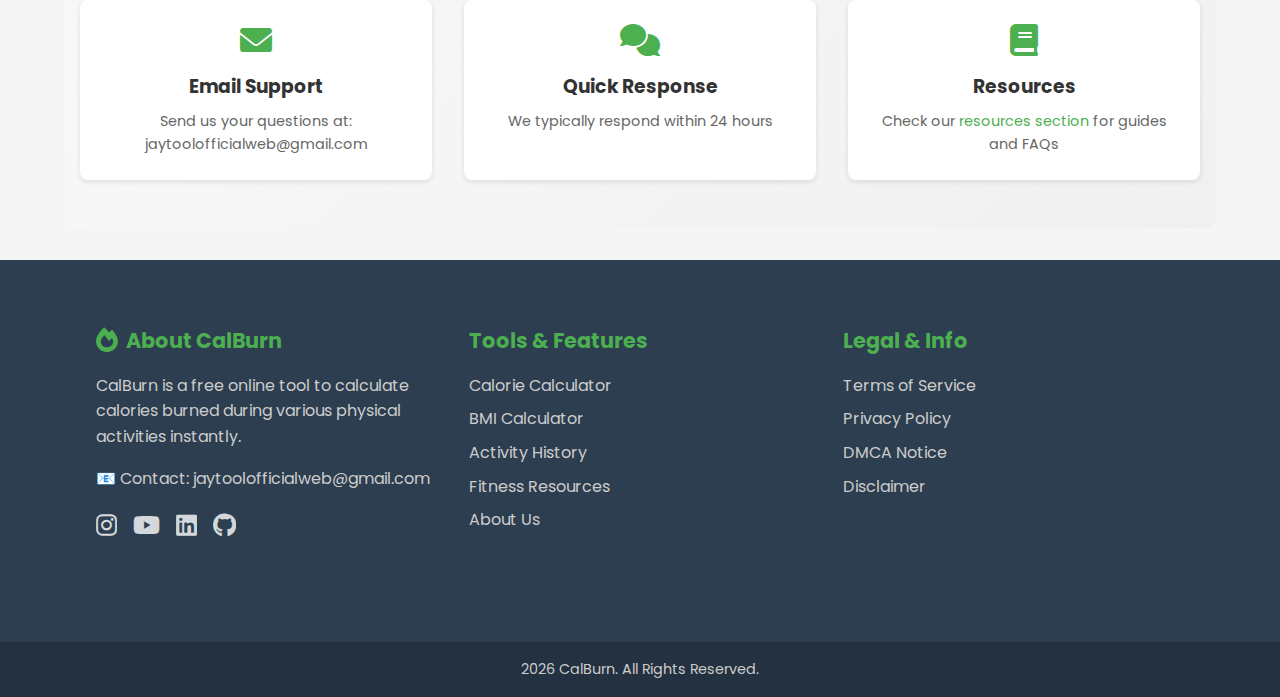
<file: disclaimer.html>
<!DOCTYPE html>
<html lang="en">
<head>
    <meta charset="UTF-8">
    <meta name="viewport" content="width=device-width, initial-scale=1.0">
    
    <!-- Primary Meta Tags -->
    <title>Disclaimer | CalBurn - Fitness Calculator Usage Guidelines</title>
    <meta name="title" content="Disclaimer | CalBurn - Fitness Calculator Usage Guidelines">
    <meta name="description" content="Read CalBurn's disclaimer about fitness calculator accuracy, health advice, and tool usage. Understand the limitations and proper use of our fitness tools.">
    <meta name="keywords" content="fitness disclaimer, health calculator disclaimer, medical disclaimer, fitness app guidelines, CalBurn disclaimer, calculator accuracy">
    <meta name="author" content="Jay Prajapati">
    <meta name="robots" content="index, follow">
    <meta name="googlebot" content="index, follow">
    <meta name="language" content="English">
    <meta name="revisit-after" content="7 days">
    <meta name="rating" content="General">

    <!-- Open Graph / Facebook -->
    <meta property="og:type" content="website">
    <meta property="og:url" content="https://tool-star.github.io/disclaimer.html">
    <meta property="og:title" content="Disclaimer | CalBurn">
    <meta property="og:description" content="Read CalBurn's disclaimer about fitness calculator accuracy, health advice, and tool usage. Understand the limitations and proper use of our fitness tools.">
    <meta property="og:site_name" content="CalBurn">
    <meta property="og:locale" content="en_US">
    <meta property="og:locale:alternate" content="en_IN">

    <!-- JSON-LD Structured Data -->
    <script type="application/ld+json">
    {
        "@context": "https://schema.org",
        "@type": "WebPage",
        "name": "Disclaimer",
        "description": "CalBurn's disclaimer and usage guidelines",
        "publisher": {
            "@type": "Organization",
            "name": "CalBurn",
            "url": "https://tool-star.github.io/"
        },
        "inLanguage": "en",
        "datePublished": "2024-01-01",
        "dateModified": "2024-03-19",
        "breadcrumb": {
            "@type": "BreadcrumbList",
            "itemListElement": [{
                "@type": "ListItem",
                "position": 1,
                "name": "Home",
                "item": "https://tool-star.github.io/"
            }, {
                "@type": "ListItem",
                "position": 2,
                "name": "Disclaimer",
                "item": "https://tool-star.github.io/disclaimer.html"
            }]
        }
    }
    </script>

    <link rel="apple-touch-icon" sizes="180x180" href="apple-touch-icon.png">
    <link rel="icon" type="png" sizes="32x32" href="favicon-32x32.png">
    <link rel="icon" type="png" sizes="16x16" href="favicon-16x16.png">
    <link rel="manifest" href="/site.webmanifest">

    <link rel="stylesheet" href="styles.css">
    <link rel="stylesheet" href="https://cdnjs.cloudflare.com/ajax/libs/font-awesome/6.0.0/css/all.min.css">
    <link href="https://fonts.googleapis.com/css2?family=Poppins:wght@400;600&family=Montserrat:wght@700&display=swap" rel="stylesheet">
</head>
<body>
    <a href="#main-content" class="skip-link">Skip to main content</a>
    
     <!-- Header -->
     <header>
        <div class="container">
            <div class="header-content">
                <div class="website-title">
                    <a href="index.html" class="logo-link">
                        <h1><i class="fas fa-fire" aria-hidden="true"></i> CalBurn</h1>
                    </a>
                </div>
                
                <button 
                    class="menu-toggle" 
                    id="mobile-menu" 
                    aria-label="Toggle navigation menu"
                    aria-expanded="false"
                    aria-controls="main-nav"
                >
                    <span></span>
                </button>

                <nav id="main-nav" aria-label="Main navigation">
                    <ul>
                        <li><a href="index.html">
                            <i class="fas fa-home" aria-hidden="true"></i>
                            <span>Home</span>
                        </a></li>
                        <li><a href="resources.html">
                            <i class="fas fa-book" aria-hidden="true"></i>
                            <span>Resources</span>
                        </a></li>
                        <li><a href="about.html">
                            <i class="fas fa-user" aria-hidden="true"></i>
                            <span>About Us</span>
                        </a></li>
                        <li><a href="contact.html">
                            <i class="fas fa-envelope" aria-hidden="true"></i>
                            <span>Contact</span>
                        </a></li>
                    </ul>
                </nav>
            </div>
        </div>
        <div class="menu-overlay" id="menu-overlay"></div>
    </header>

    <!-- Main Content -->
    <main id="main-content" class="container">
        <article class="legal-page">
            <h1 class="page-title">
                <i class="fas fa-exclamation-triangle" aria-hidden="true"></i>
                Disclaimer
            </h1>
            
            <p class="last-updated">Last Updated: February 14, 2025</p>

            <section>
                <h2>Interpretation and Definitions</h2>
                <h3>Interpretation</h3>
                <p>The words of which the initial letter is capitalized have meanings defined under the following conditions. The following definitions shall have the same meaning regardless of whether they appear in singular or in plural.</p>

                <h3>Definitions</h3>
                <p>For the purposes of this Disclaimer:</p>
                <ul>
                    <li><strong>Company</strong> (referred to as either "the Company", "We", "Us" or "Our" in this Disclaimer) refers to CalBurn.</li>
                    <li><strong>Service</strong> refers to the Website.</li>
                    <li><strong>You</strong> means the individual accessing the Service, or the company, or other legal entity on behalf of which such individual is accessing or using the Service, as applicable.</li>
                    <li><strong>Website</strong> refers to CalBurn, accessible from <a href="https://tool-star.github.io/" rel="external nofollow noopener" target="_blank">https://tool-star.github.io/</a></li>
                </ul>
            </section>

            <section>
                <h2>Disclaimer</h2>
                <p>The information contained on the Service is for general information purposes only.</p>
                <p>The Company assumes no responsibility for errors or omissions in the contents of the Service.</p>
                <p>In no event shall the Company be liable for any special, direct, indirect, consequential, or incidental damages or any damages whatsoever, whether in an action of contract, negligence or other tort, arising out of or in connection with the use of the Service or the contents of the Service. The Company reserves the right to make additions, deletions, or modifications to the contents on the Service at any time without prior notice. This Disclaimer has been created with the help of the <a href="https://www.termsfeed.com/disclaimer-generator/" target="_blank">Disclaimer Generator</a>.</p>
                <p>The Company does not warrant that the Service is free of viruses or other harmful components.</p>
            </section>

            <section>
                <h2>External Links Disclaimer</h2>
                <p>The Service may contain links to external websites that are not provided or maintained by or in any way affiliated with the Company.</p>
                <p>Please note that the Company does not guarantee the accuracy, relevance, timeliness, or completeness of any information on these external websites.</p>
            </section>

            <section>
                <h2>Errors and Omissions Disclaimer</h2>
                <p>The information given by the Service is for general guidance on matters of interest only. Even if the Company takes every precaution to ensure that the content of the Service is both current and accurate, errors can occur. Plus, given the changing nature of laws, rules and regulations, there may be delays, omissions or inaccuracies in the information contained on the Service.</p>
                <p>The Company is not responsible for any errors or omissions, or for the results obtained from the use of this information.</p>
            </section>

            <section>
                <h2>Fair Use Disclaimer</h2>
                <p>The Company may use copyrighted material which has not always been specifically authorized by the copyright owner. The Company is making such material available for criticism, comment, news reporting, teaching, scholarship, or research.</p>
                <p>The Company believes this constitutes a "fair use" of any such copyrighted material as provided for in section 107 of the United States Copyright law.</p>
                <p>If You wish to use copyrighted material from the Service for your own purposes that go beyond fair use, You must obtain permission from the copyright owner.</p>
            </section>

            <section>
                <h2>Views Expressed Disclaimer</h2>
                <p>The Service may contain views and opinions which are those of the authors and do not necessarily reflect the official policy or position of any other author, agency, organization, employer or company, including the Company.</p>
                <p>Comments published by users are their sole responsibility and the users will take full responsibility, liability and blame for any libel or litigation that results from something written in or as a direct result of something written in a comment. The Company is not liable for any comment published by users and reserves the right to delete any comment for any reason whatsoever.</p>
            </section>

            <section>
                <h2>No Responsibility Disclaimer</h2>
                <p>The information on the Service is provided with the understanding that the Company is not herein engaged in rendering legal, accounting, tax, or other professional advice and services. As such, it should not be used as a substitute for consultation with professional accounting, tax, legal or other competent advisers.</p>
                <p>In no event shall the Company or its suppliers be liable for any special, incidental, indirect, or consequential damages whatsoever arising out of or in connection with your access or use or inability to access or use the Service.</p>
            </section>

            <section>
                <h2>"Use at Your Own Risk" Disclaimer</h2>
                <p>All information in the Service is provided "as is", with no guarantee of completeness, accuracy, timeliness or of the results obtained from the use of this information, and without warranty of any kind, express or implied, including, but not limited to warranties of performance, merchantability and fitness for a particular purpose.</p>
                <p>The Company will not be liable to You or anyone else for any decision made or action taken in reliance on the information given by the Service or for any consequential, special or similar damages, even if advised of the possibility of such damages.</p>
            </section>

            <section>
                <h2>Contact Us</h2>
                <p>If you have any questions about this Disclaimer, You can contact Us:</p>
                <ul>
                    <li>
                        <p>By email: jaytoolofficialweb@gmail.com</p>
                    </li>
                    <li>
                        <p>By visiting this page on our website: <a href="https://tool-star.github.io/contact.html" rel="external nofollow noopener" target="_blank">https://tool-star.github.io/contact.html</a></p>
                    </li>
                </ul>
            </section>
        </article>
    </main>

    <!-- Need Help Section -->
    <section class="need-help-section container">
        <div class="need-help-content">
            <h2><i class="fas fa-question-circle"></i> Need Help?</h2>
            <p>Have questions or need assistance? We're here to help! Reach out to us through any of these channels:</p>
            <div class="help-options">
                <div class="help-option">
                    <i class="fas fa-envelope"></i>
                    <h3>Email Support</h3>
                    <p>Send us your questions at: jaytoolofficialweb@gmail.com</p>
                </div>
                <div class="help-option">
                    <i class="fas fa-comments"></i>
                    <h3>Quick Response</h3>
                    <p>We typically respond within 24 hours</p>
                </div>
                <div class="help-option">
                    <i class="fas fa-book"></i>
                    <h3>Resources</h3>
                    <p>Check our <a href="resources.html">resources section</a> for guides and FAQs</p>
                </div>
            </div>
        </div>
    </section>

    <!-- Footer -->
    <footer>
        <div class="footer-container">
            <!-- About Section -->
            <div class="footer-section about">
                <h2><i class="fas fa-fire"></i> About CalBurn</h2>
                <p>CalBurn is a free online tool to calculate calories burned during various physical activities instantly.</p>
                <p>📧 Contact: jaytoolofficialweb@gmail.com</p>
                <div class="social-links">
                    <a href="https://www.instagram.com/prajapati_jay_1711/" aria-label="Instagram" target="_blank" rel="noopener">
                        <i class="fab fa-instagram"></i>
                    </a>
                    <a href="https://www.youtube.com/@QuickCompare_Official" aria-label="Youtube" target="_blank" rel="noopener">
                        <i class="fab fa-youtube"></i>
                    </a>
                    <a href="https://www.linkedin.com/in/jayprajapati171120/" aria-label="Linkedin" target="_blank" rel="noopener">
                        <i class="fab fa-linkedin"></i>
                    </a>
                    <a href="https://github.com/jay07112007" aria-label="GitHub" target="_blank" rel="noopener">
                        <i class="fab fa-github"></i>
                    </a>
                </div>
            </div>

            <!-- Tools & Features -->
            <div class="footer-section">
                <h2>Tools & Features</h2>
                <ul>
                    <li><a href="index.html">Calorie Calculator</a></li>
                    <li><a href="index.html#bmi-calculator">BMI Calculator</a></li>
                    <li><a href="index.html#activity-history">Activity History</a></li>
                    <li><a href="resources.html">Fitness Resources</a></li>
                    <li><a href="about.html">About Us</a></li>
                </ul>
            </div>

            <!-- Legal & Info -->
            <div class="footer-section">
                <h2>Legal & Info</h2>
                <ul>
                    <li><a href="terms.html">Terms of Service</a></li>
                    <li><a href="privacy.html">Privacy Policy</a></li>
                    <li><a href="dmca.html">DMCA Notice</a></li>
                    <li><a href="disclaimer.html">Disclaimer</a></li>
                </ul>
            </div>
        </div>

        <!-- Copyright Section -->
        <div class="footer-bottom">
            <p>  <span id="year"></span> CalBurn. All Rights Reserved.</p>
        </div>
    </footer>

    <script>
        document.getElementById("year").textContent = new Date().getFullYear();
    </script>
    <script src="app.js"></script>
</body>
</html>
</file>
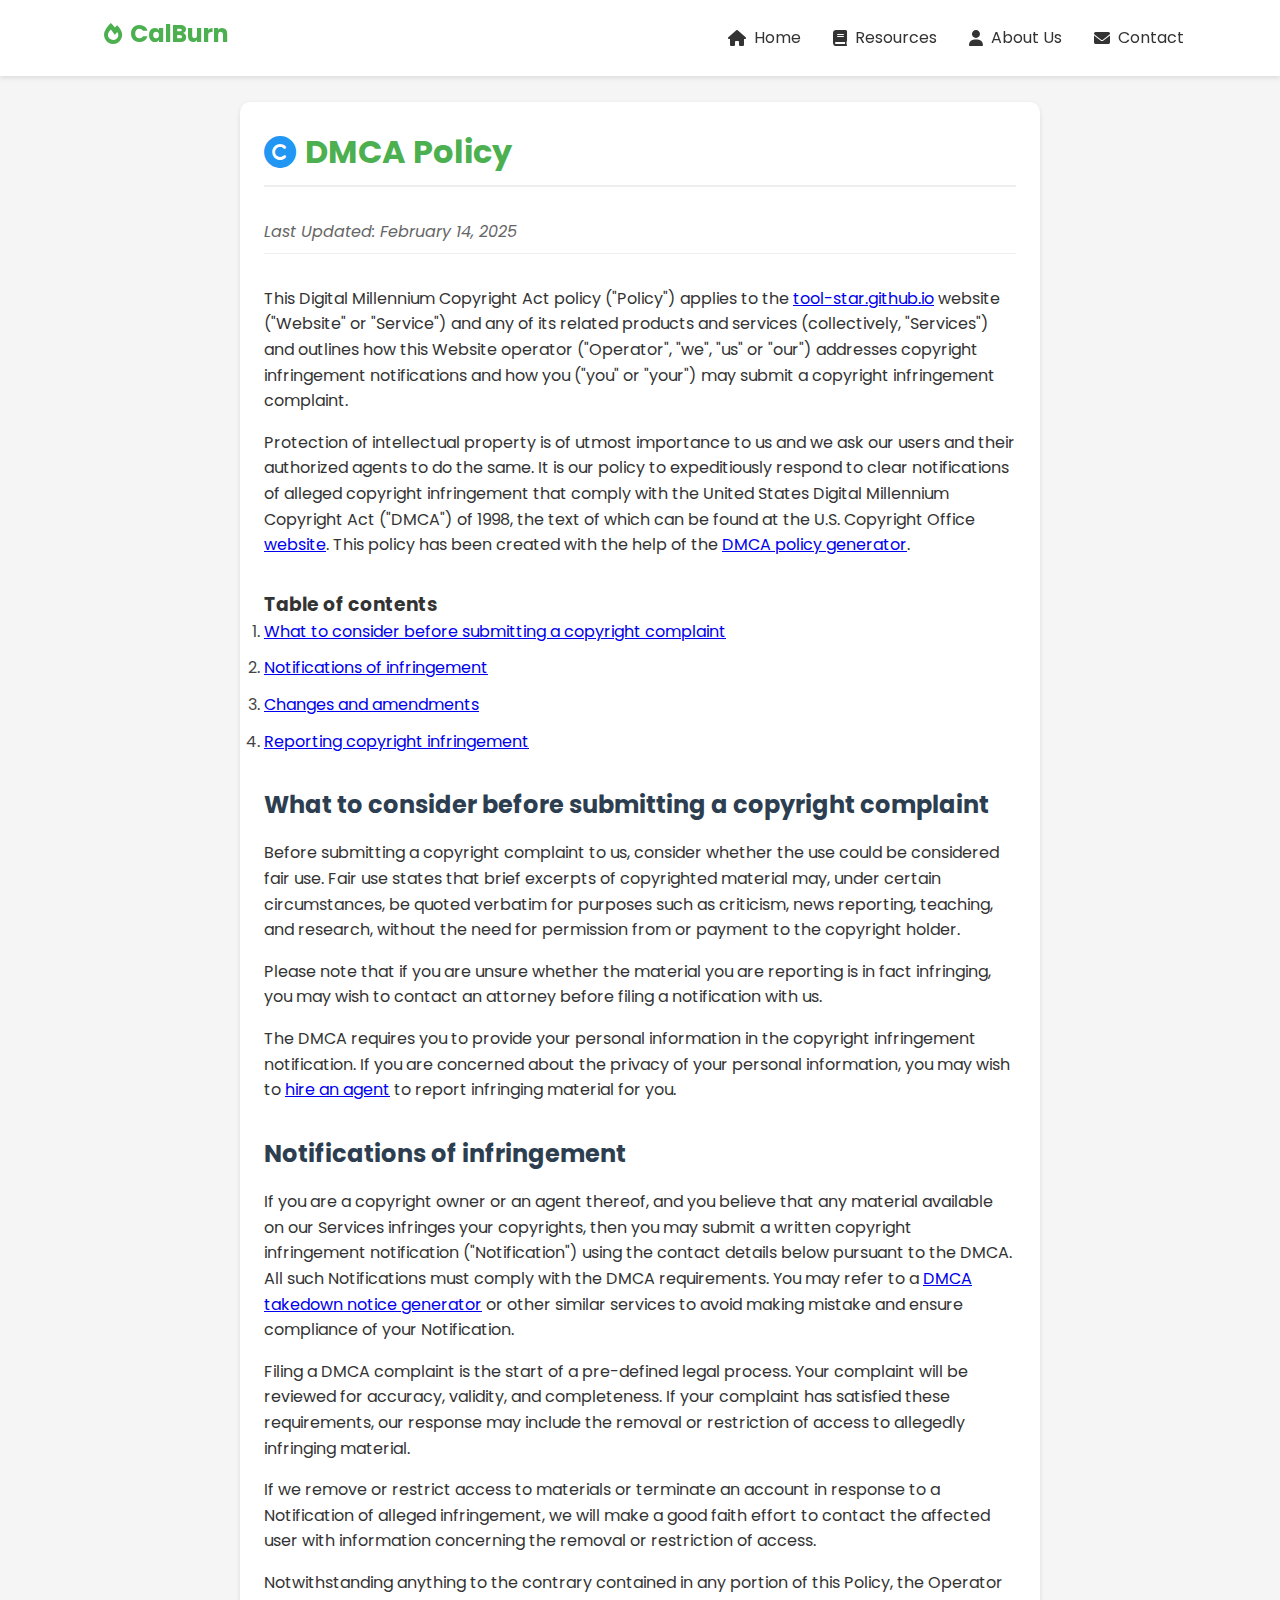
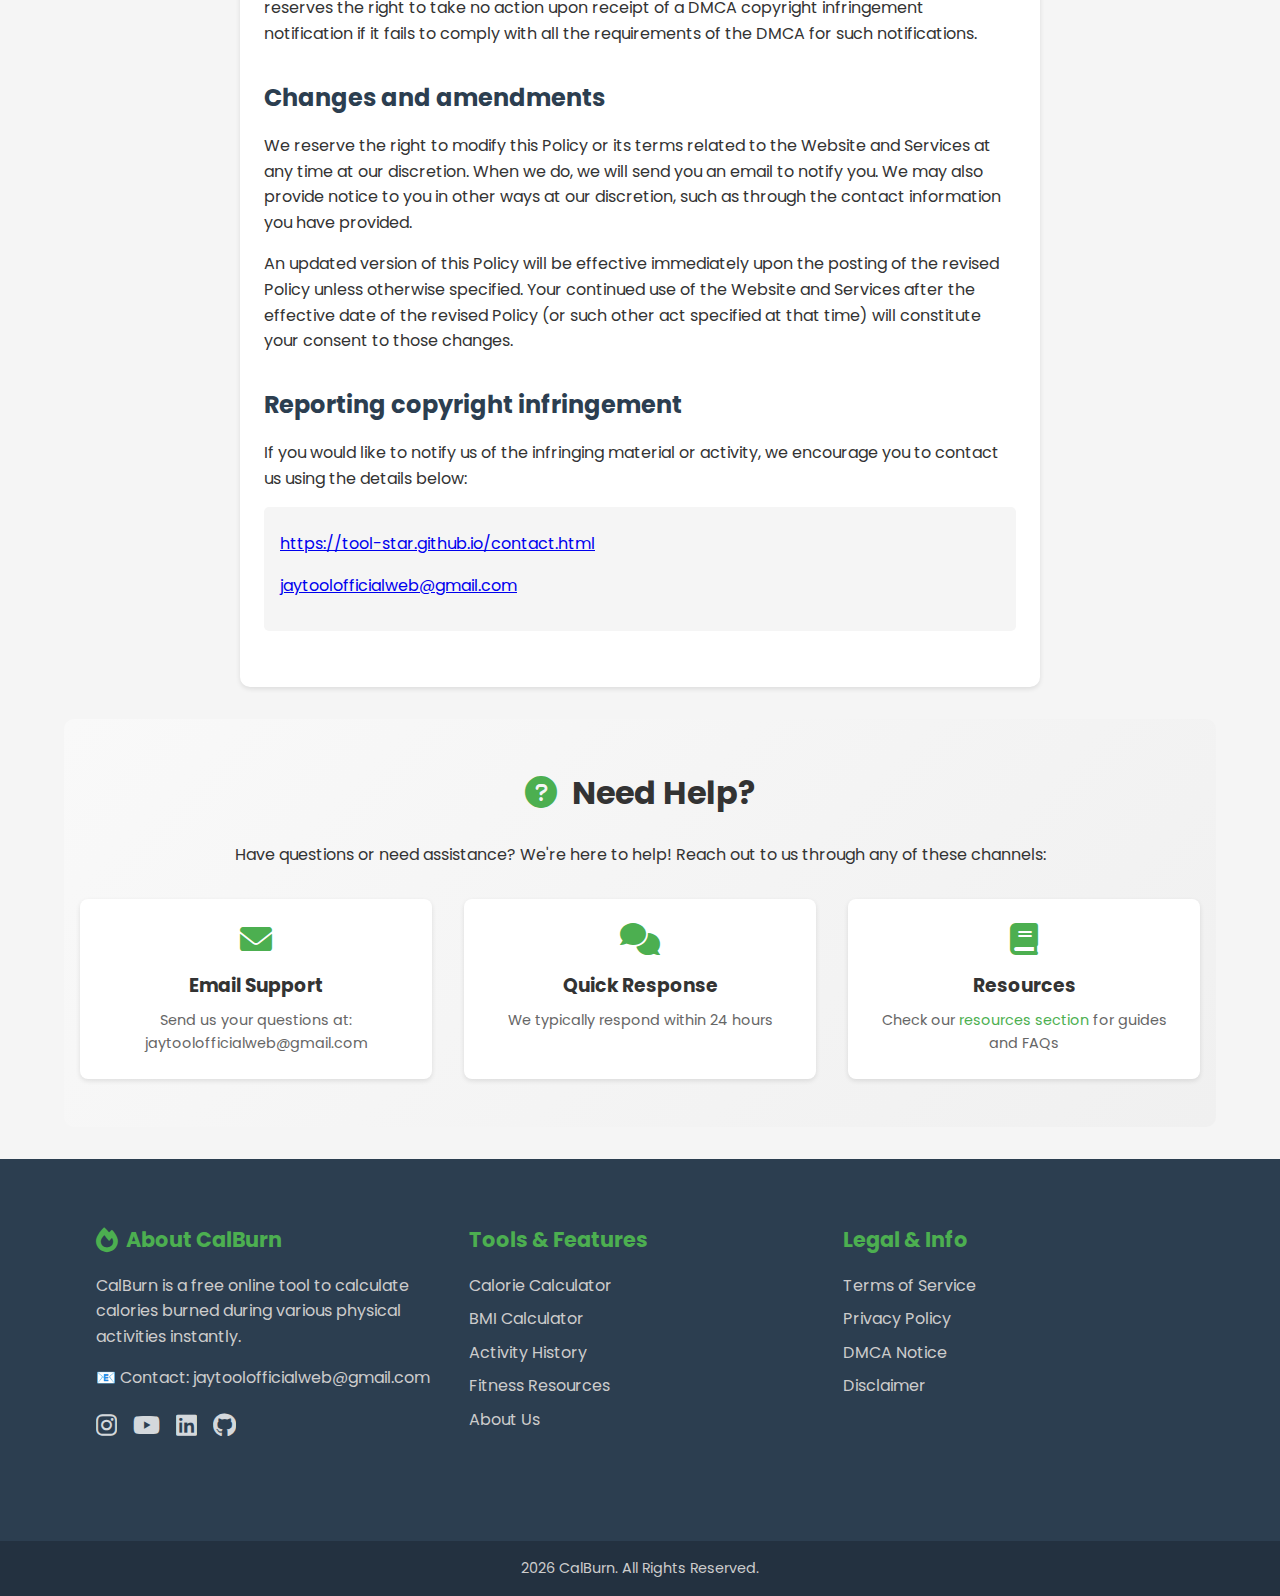
<file: dmca.html>
<!DOCTYPE html>
<html lang="en">
<head>
    <meta charset="UTF-8">
    <meta name="viewport" content="width=device-width, initial-scale=1.0">
    
    <!-- Primary Meta Tags -->
    <title>DMCA Notice | CalBurn - Copyright & Intellectual Property Policy</title>
    <meta name="title" content="DMCA Notice | CalBurn - Copyright & Intellectual Property Policy">
    <meta name="description" content="View CalBurn's DMCA policy and copyright protection guidelines. Learn about our intellectual property rights and how to report copyright infringement.">
    <meta name="keywords" content="DMCA notice, copyright policy, intellectual property, DMCA protection, CalBurn DMCA, fitness app copyright">
    <meta name="author" content="Jay Prajapati">
    <meta name="robots" content="index, follow">
    <meta name="googlebot" content="index, follow">
    <meta name="language" content="English">
    <meta name="revisit-after" content="7 days">
    <meta name="rating" content="General">

    <!-- Open Graph / Facebook -->
    <meta property="og:type" content="website">
    <meta property="og:url" content="https://tool-star.github.io/dmca.html">
    <meta property="og:title" content="DMCA Notice | CalBurn">
    <meta property="og:description" content="View CalBurn's DMCA policy and copyright protection guidelines. Learn about our intellectual property rights and how to report copyright infringement.">
    <meta property="og:site_name" content="CalBurn">
    <meta property="og:locale" content="en_US">
    <meta property="og:locale:alternate" content="en_IN">

    <!-- JSON-LD Structured Data -->
    <script type="application/ld+json">
    {
        "@context": "https://schema.org",
        "@type": "WebPage",
        "name": "DMCA Notice",
        "description": "CalBurn's DMCA and copyright protection policy",
        "publisher": {
            "@type": "Organization",
            "name": "CalBurn",
            "url": "https://tool-star.github.io/"
        },
        "inLanguage": "en",
        "datePublished": "2024-01-01",
        "dateModified": "2024-03-19",
        "breadcrumb": {
            "@type": "BreadcrumbList",
            "itemListElement": [{
                "@type": "ListItem",
                "position": 1,
                "name": "Home",
                "item": "https://tool-star.github.io/"
            }, {
                "@type": "ListItem",
                "position": 2,
                "name": "DMCA Notice",
                "item": "https://tool-star.github.io/dmca.html"
            }]
        }
    }
    </script>

    <link rel="apple-touch-icon" sizes="180x180" href="apple-touch-icon.png">
    <link rel="icon" type="png" sizes="32x32" href="favicon-32x32.png">
    <link rel="icon" type="png" sizes="16x16" href="favicon-16x16.png">
    <link rel="manifest" href="/site.webmanifest">

    <link rel="stylesheet" href="styles.css">
    <link rel="stylesheet" href="https://cdnjs.cloudflare.com/ajax/libs/font-awesome/6.0.0/css/all.min.css">
    <link href="https://fonts.googleapis.com/css2?family=Poppins:wght@400;600&family=Montserrat:wght@700&display=swap" rel="stylesheet">
</head>
<body>
    <a href="#main-content" class="skip-link">Skip to main content</a>
    
     <!-- Header -->
     <header>
        <div class="container">
            <div class="header-content">
                <div class="website-title">
                    <a href="index.html" class="logo-link">
                        <h1><i class="fas fa-fire" aria-hidden="true"></i> CalBurn</h1>
                    </a>
                </div>
                
                <button 
                    class="menu-toggle" 
                    id="mobile-menu" 
                    aria-label="Toggle navigation menu"
                    aria-expanded="false"
                    aria-controls="main-nav"
                >
                    <span></span>
                </button>

                <nav id="main-nav" aria-label="Main navigation">
                    <ul>
                        <li><a href="index.html">
                            <i class="fas fa-home" aria-hidden="true"></i>
                            <span>Home</span>
                        </a></li>
                        <li><a href="resources.html">
                            <i class="fas fa-book" aria-hidden="true"></i>
                            <span>Resources</span>
                        </a></li>
                        <li><a href="about.html">
                            <i class="fas fa-user" aria-hidden="true"></i>
                            <span>About Us</span>
                        </a></li>
                        <li><a href="contact.html">
                            <i class="fas fa-envelope" aria-hidden="true"></i>
                            <span>Contact</span>
                        </a></li>
                    </ul>
                </nav>
            </div>
        </div>
        <div class="menu-overlay" id="menu-overlay"></div>
    </header>

    <!-- Main Content -->
    <main id="main-content" class="container">
        <article class="legal-page">
            <h1 class="page-title">
                <i class="fas fa-copyright" aria-hidden="true"></i>
                DMCA Policy
            </h1>
            
            <p class="last-updated">Last Updated: February 14, 2025</p>

            <section class="introduction">
                <p>This Digital Millennium Copyright Act policy ("Policy") applies to the <a href="https://tool-star.github.io">tool-star.github.io</a> website ("Website" or "Service") and any of its related products and services (collectively, "Services") and outlines how this Website operator ("Operator", "we", "us" or "our") addresses copyright infringement notifications and how you ("you" or "your") may submit a copyright infringement complaint.</p>

                <p>Protection of intellectual property is of utmost importance to us and we ask our users and their authorized agents to do the same. It is our policy to expeditiously respond to clear notifications of alleged copyright infringement that comply with the United States Digital Millennium Copyright Act ("DMCA") of 1998, the text of which can be found at the U.S. Copyright Office <a href="https://www.copyright.gov" target="_blank" rel="noreferrer noopener">website</a>. This policy has been created with the help of the <a href="https://www.websitepolicies.com/dmca-policy-generator" target="_blank" rel="noreferrer noopener">DMCA policy generator</a>.</p>
            </section>

            <section class="toc">
                <h3>Table of contents</h3>
                <ol class="toc">
                    <li><a href="#what-to-consider">What to consider before submitting a copyright complaint</a></li>
                    <li><a href="#notifications">Notifications of infringement</a></li>
                    <li><a href="#changes">Changes and amendments</a></li>
                    <li><a href="#reporting">Reporting copyright infringement</a></li>
                </ol>
            </section>

            <section id="what-to-consider">
                <h2>What to consider before submitting a copyright complaint</h2>
                <p>Before submitting a copyright complaint to us, consider whether the use could be considered fair use. Fair use states that brief excerpts of copyrighted material may, under certain circumstances, be quoted verbatim for purposes such as criticism, news reporting, teaching, and research, without the need for permission from or payment to the copyright holder.</p>

                <p>Please note that if you are unsure whether the material you are reporting is in fact infringing, you may wish to contact an attorney before filing a notification with us.</p>

                <p>The DMCA requires you to provide your personal information in the copyright infringement notification. If you are concerned about the privacy of your personal information, you may wish to <a href="https://www.copyrighted.com/professional-takedowns" target="_blank" rel="nofollow noreferrer noopener external">hire an agent</a> to report infringing material for you.</p>
            </section>

            <section id="notifications">
                <h2>Notifications of infringement</h2>
                <p>If you are a copyright owner or an agent thereof, and you believe that any material available on our Services infringes your copyrights, then you may submit a written copyright infringement notification ("Notification") using the contact details below pursuant to the DMCA. All such Notifications must comply with the DMCA requirements. You may refer to a <a href="https://www.copyrighted.com/dmca-notice-generator" target="_blank" rel="nofollow noreferrer noopener external">DMCA takedown notice generator</a> or other similar services to avoid making mistake and ensure compliance of your Notification.</p>

                <p>Filing a DMCA complaint is the start of a pre-defined legal process. Your complaint will be reviewed for accuracy, validity, and completeness. If your complaint has satisfied these requirements, our response may include the removal or restriction of access to allegedly infringing material.</p>

                <p>If we remove or restrict access to materials or terminate an account in response to a Notification of alleged infringement, we will make a good faith effort to contact the affected user with information concerning the removal or restriction of access.</p>

                <p>Notwithstanding anything to the contrary contained in any portion of this Policy, the Operator reserves the right to take no action upon receipt of a DMCA copyright infringement notification if it fails to comply with all the requirements of the DMCA for such notifications.</p>
            </section>

            <section id="changes">
                <h2>Changes and amendments</h2>
                <p>We reserve the right to modify this Policy or its terms related to the Website and Services at any time at our discretion. When we do, we will send you an email to notify you. We may also provide notice to you in other ways at our discretion, such as through the contact information you have provided.</p>

                <p>An updated version of this Policy will be effective immediately upon the posting of the revised Policy unless otherwise specified. Your continued use of the Website and Services after the effective date of the revised Policy (or such other act specified at that time) will constitute your consent to those changes.</p>
            </section>

            <section id="reporting">
                <h2>Reporting copyright infringement</h2>
                <p>If you would like to notify us of the infringing material or activity, we encourage you to contact us using the details below:</p>

                <div class="contact-info">
                    <p><a href="https://tool-star.github.io/contact.html">https://tool-star.github.io/contact.html</a></p>
                    <p><a href="mailto:jaytoolofficialweb@gmail.com">jaytoolofficialweb@gmail.com</a></p>
                </div>

                
            </section>
        </article>
    </main>

    <!-- Need Help Section -->
    <section class="need-help-section container">
        <div class="need-help-content">
            <h2><i class="fas fa-question-circle"></i> Need Help?</h2>
            <p>Have questions or need assistance? We're here to help! Reach out to us through any of these channels:</p>
            <div class="help-options">
                <div class="help-option">
                    <i class="fas fa-envelope"></i>
                    <h3>Email Support</h3>
                    <p>Send us your questions at: jaytoolofficialweb@gmail.com</p>
                </div>
                <div class="help-option">
                    <i class="fas fa-comments"></i>
                    <h3>Quick Response</h3>
                    <p>We typically respond within 24 hours</p>
                </div>
                <div class="help-option">
                    <i class="fas fa-book"></i>
                    <h3>Resources</h3>
                    <p>Check our <a href="resources.html">resources section</a> for guides and FAQs</p>
                </div>
            </div>
        </div>
    </section>

    <!-- Footer -->
    <footer>
        <div class="footer-container">
            <!-- About Section -->
            <div class="footer-section about">
                <h2><i class="fas fa-fire"></i> About CalBurn</h2>
                <p>CalBurn is a free online tool to calculate calories burned during various physical activities instantly.</p>
                <p>📧 Contact: jaytoolofficialweb@gmail.com</p>
                <div class="social-links">
                    <a href="https://www.instagram.com/prajapati_jay_1711/" aria-label="Instagram" target="_blank" rel="noopener">
                        <i class="fab fa-instagram"></i>
                    </a>
                    <a href="https://www.youtube.com/@QuickCompare_Official" aria-label="Youtube" target="_blank" rel="noopener">
                        <i class="fab fa-youtube"></i>
                    </a>
                    <a href="https://www.linkedin.com/in/jayprajapati171120/" aria-label="Linkedin" target="_blank" rel="noopener">
                        <i class="fab fa-linkedin"></i>
                    </a>
                    <a href="https://github.com/jay07112007" aria-label="GitHub" target="_blank" rel="noopener">
                        <i class="fab fa-github"></i>
                    </a>
                </div>
            </div>

            <!-- Tools & Features -->
            <div class="footer-section">
                <h2>Tools & Features</h2>
                <ul>
                    <li><a href="index.html">Calorie Calculator</a></li>
                    <li><a href="index.html#bmi-calculator">BMI Calculator</a></li>
                    <li><a href="index.html#activity-history">Activity History</a></li>
                    <li><a href="resources.html">Fitness Resources</a></li>
                    <li><a href="about.html">About Us</a></li>
                </ul>
            </div>

            <!-- Legal & Info -->
            <div class="footer-section">
                <h2>Legal & Info</h2>
                <ul>
                    <li><a href="terms.html">Terms of Service</a></li>
                    <li><a href="privacy.html">Privacy Policy</a></li>
                    <li><a href="dmca.html">DMCA Notice</a></li>
                    <li><a href="disclaimer.html">Disclaimer</a></li>
                </ul>
            </div>
        </div>

        <!-- Copyright Section -->
        <div class="footer-bottom">
            <p>  <span id="year"></span> CalBurn. All Rights Reserved.</p>
        </div>
    </footer>

    <script>
        document.getElementById("year").textContent = new Date().getFullYear();
    </script>
    <script src="app.js"></script>
</body>
</html>
</file>
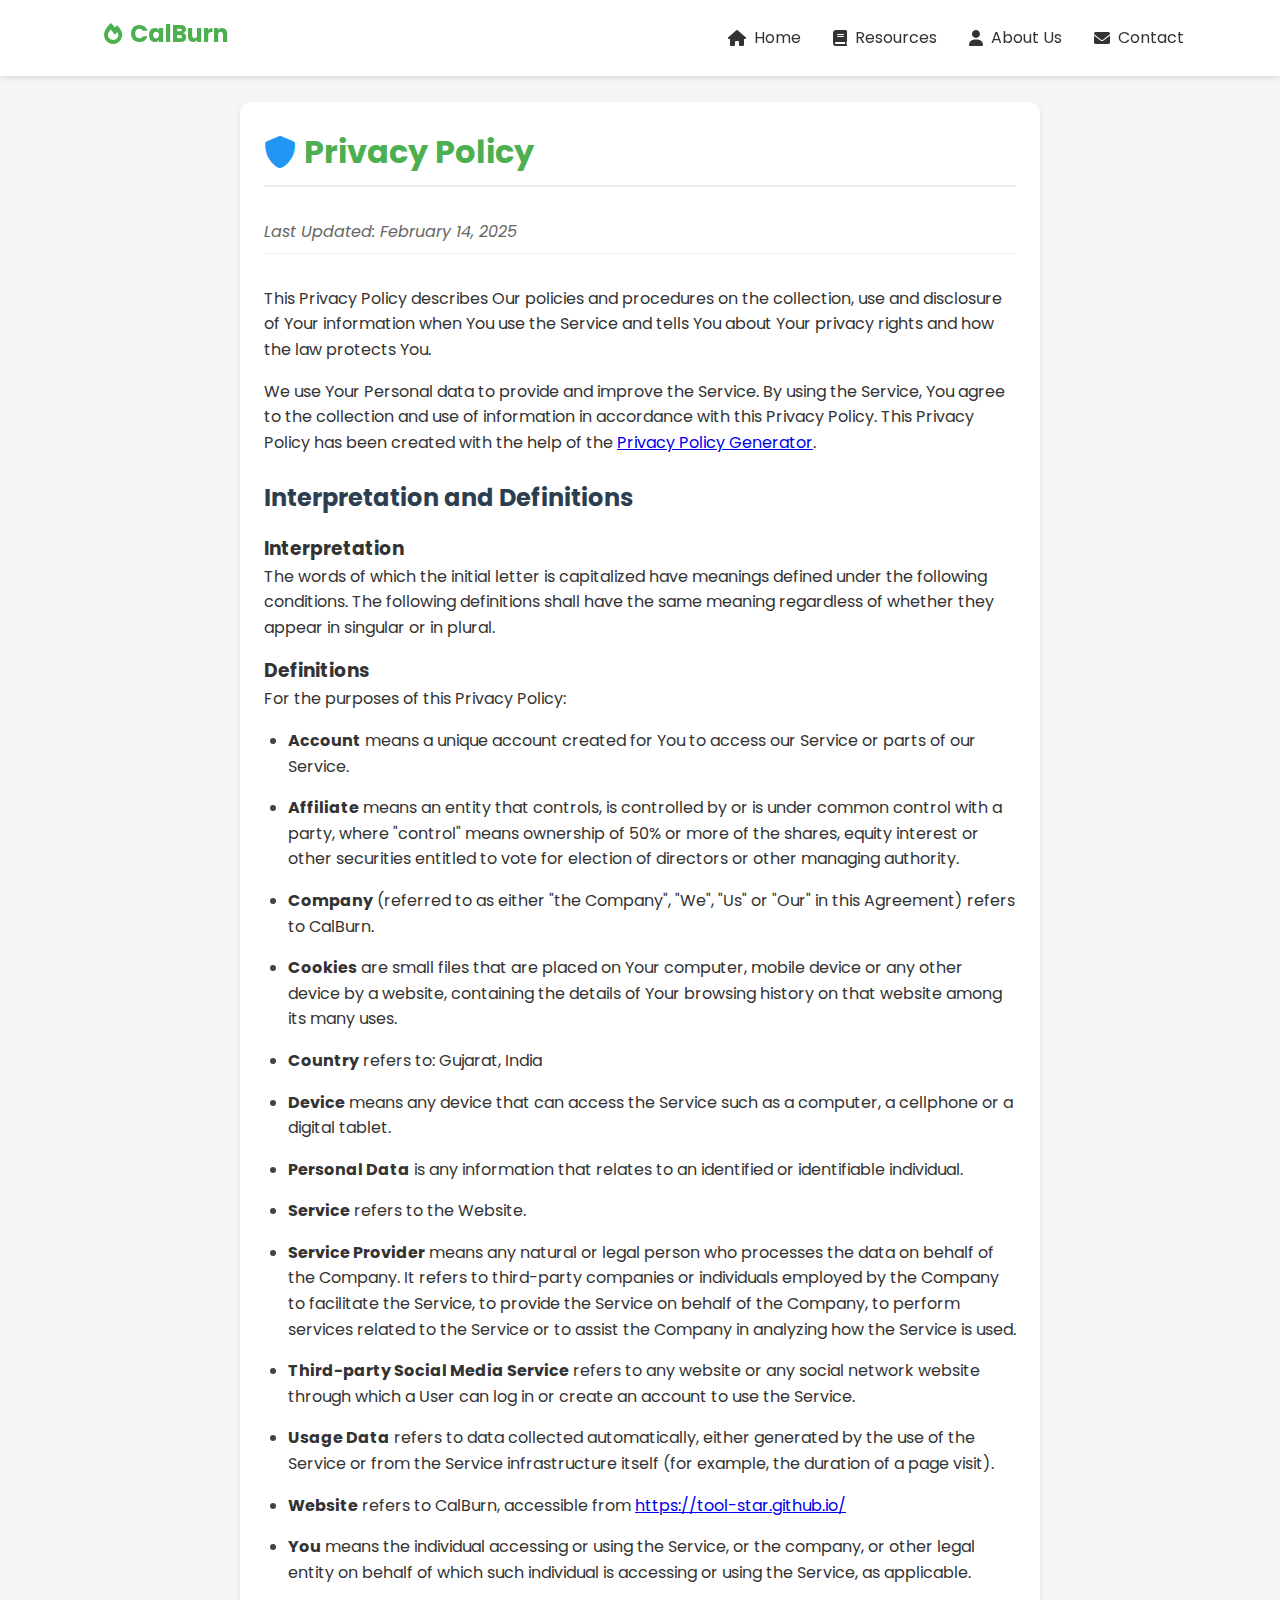
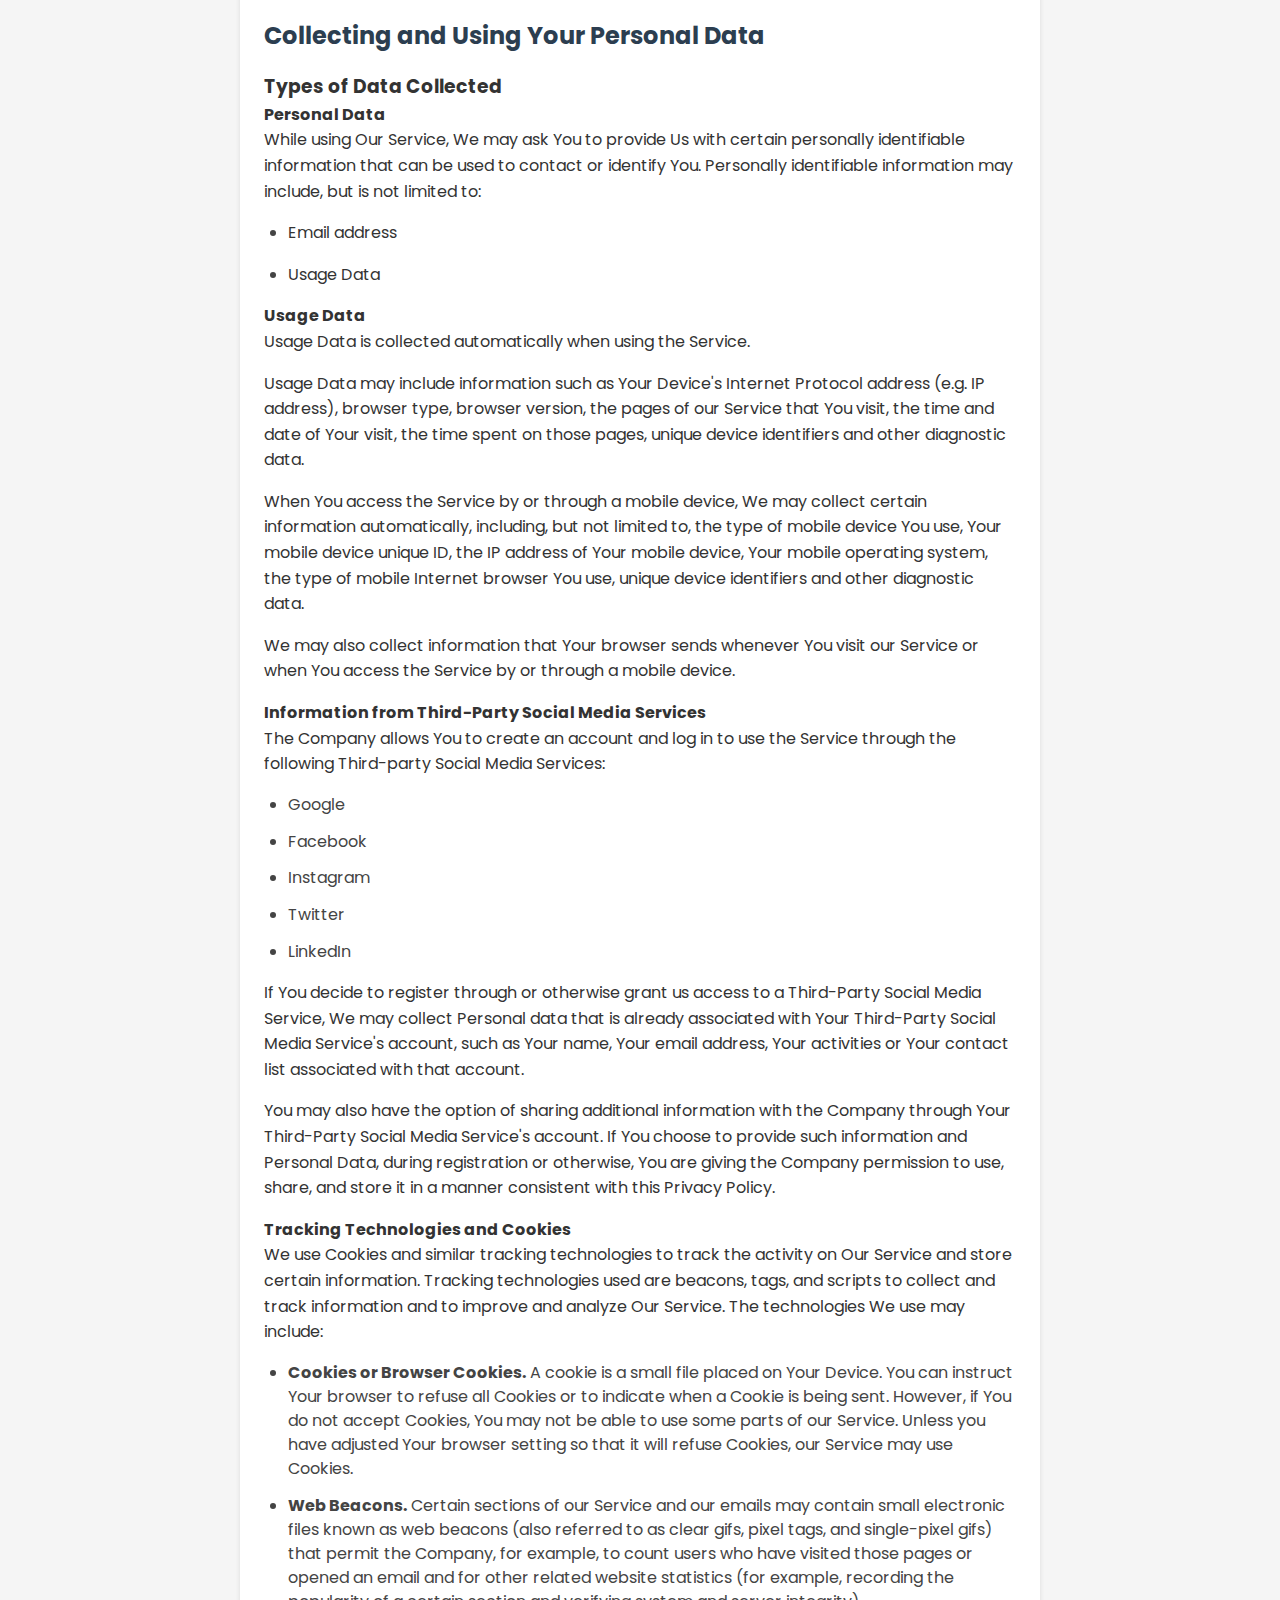
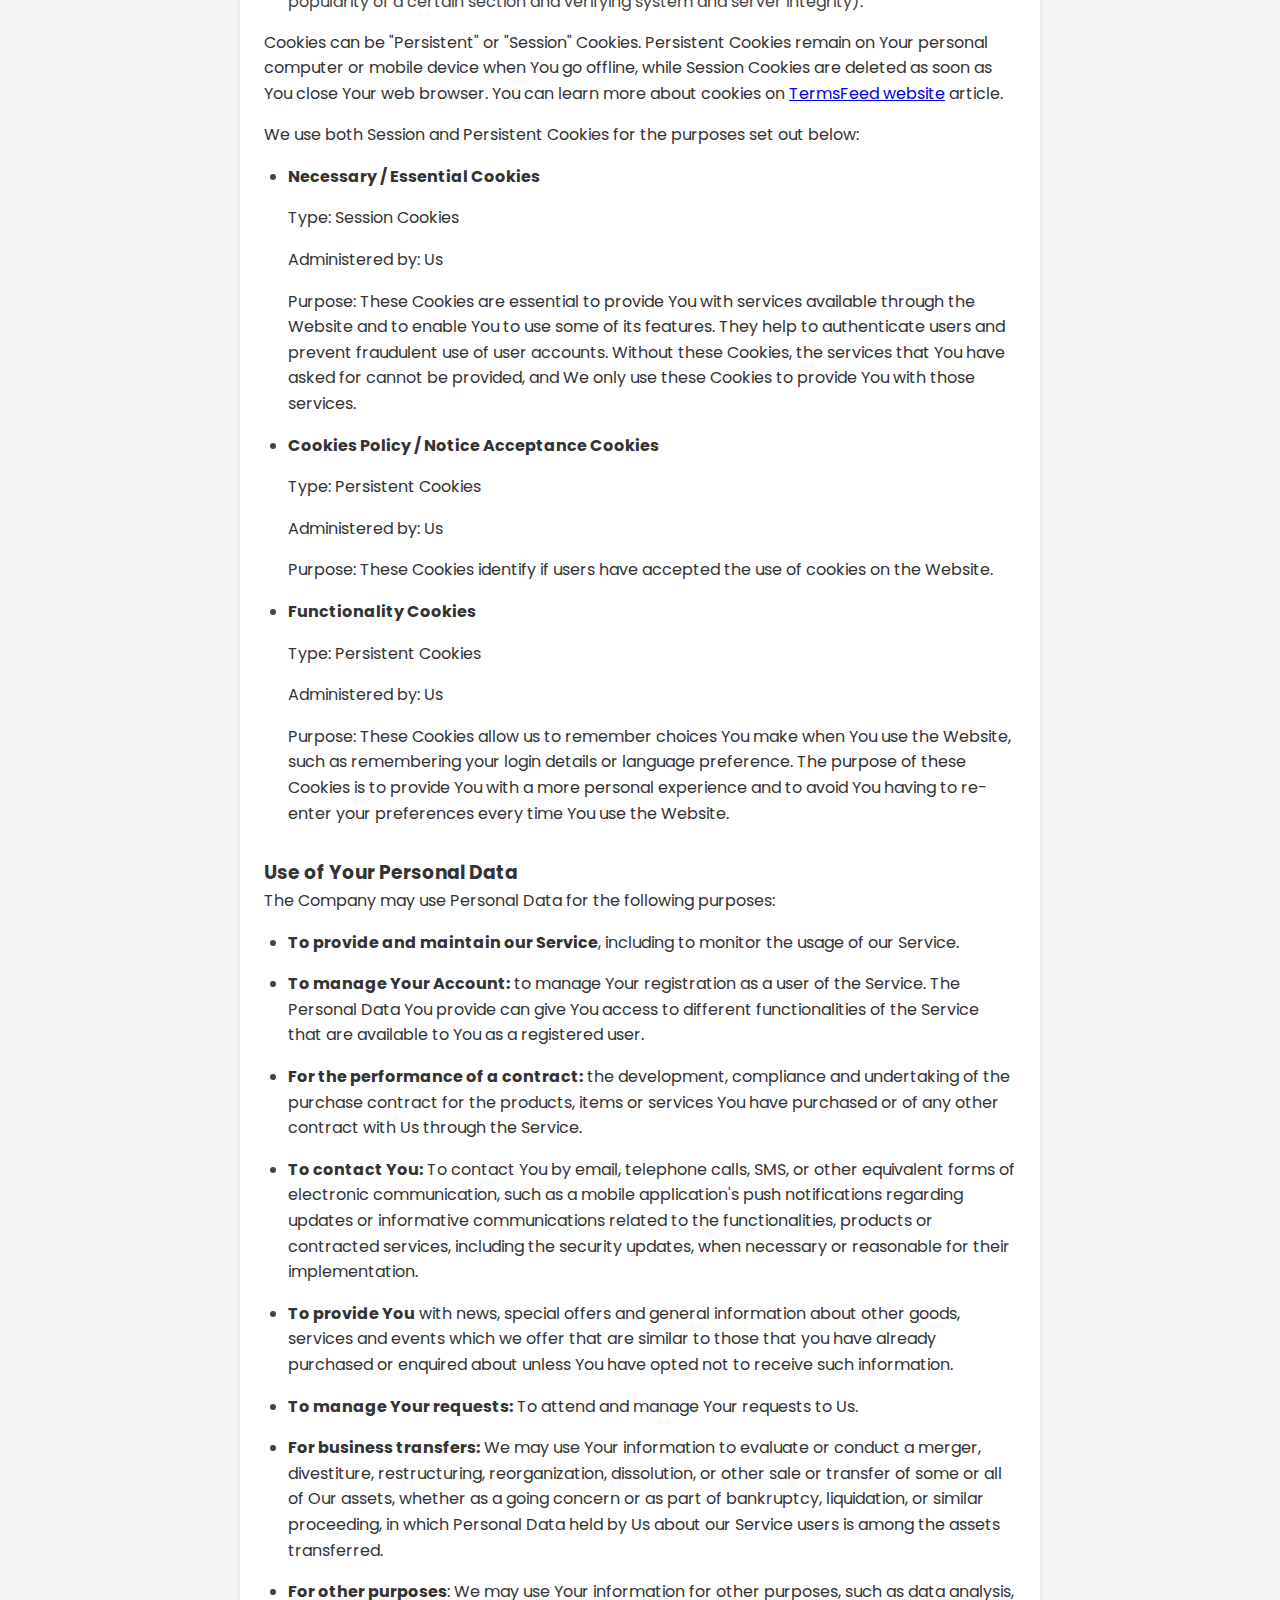
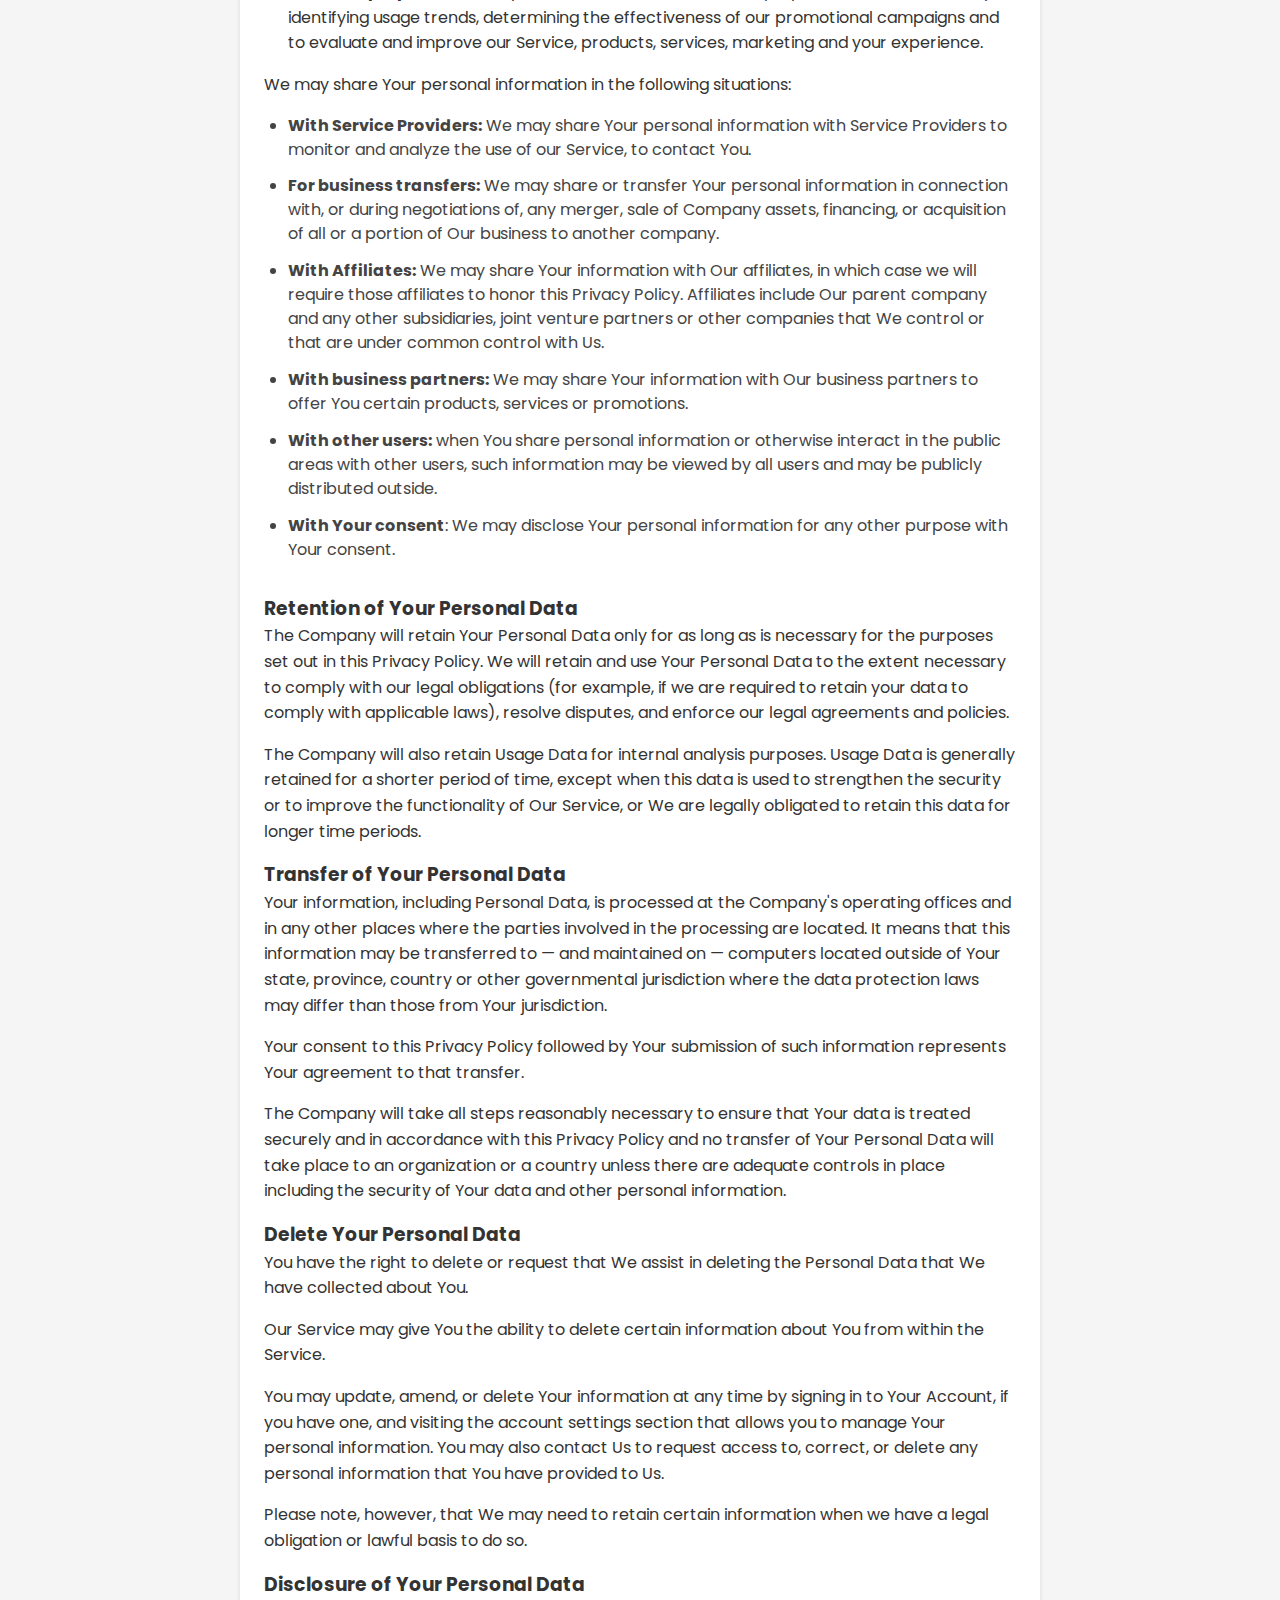
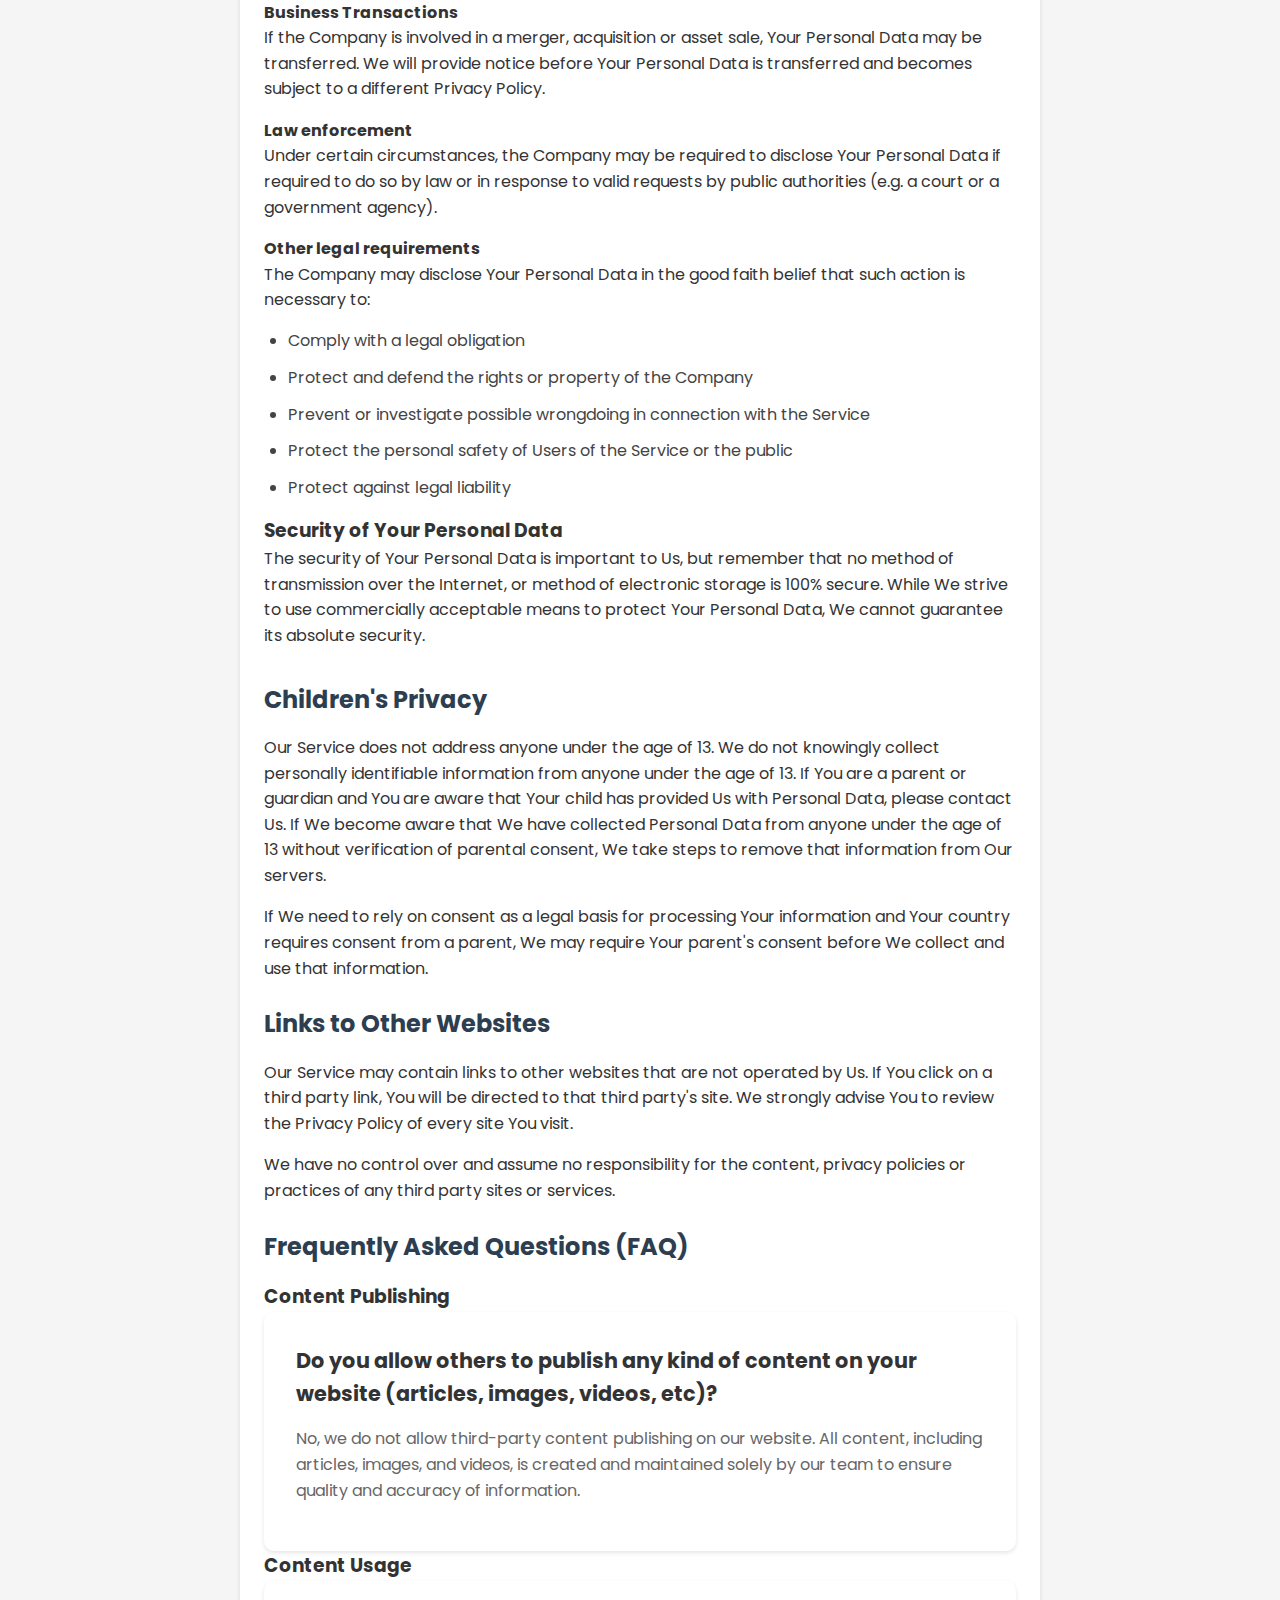
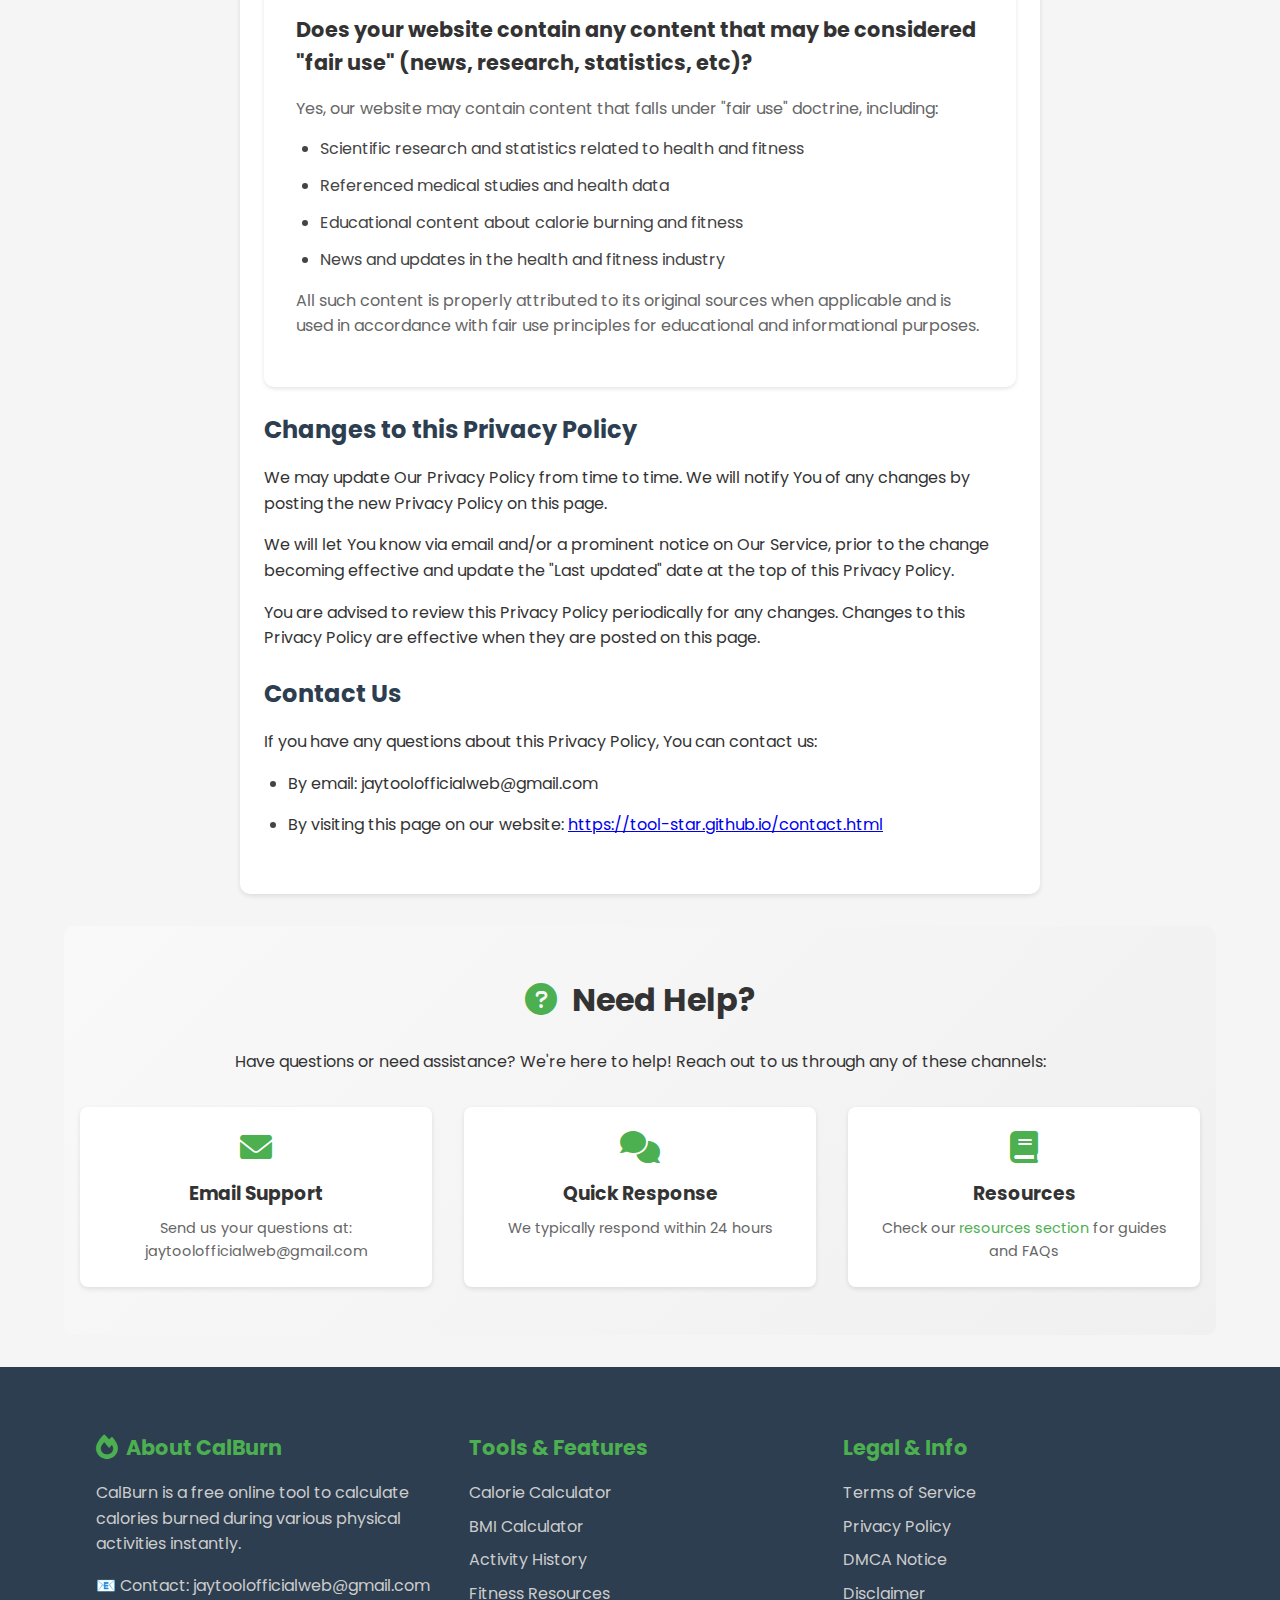
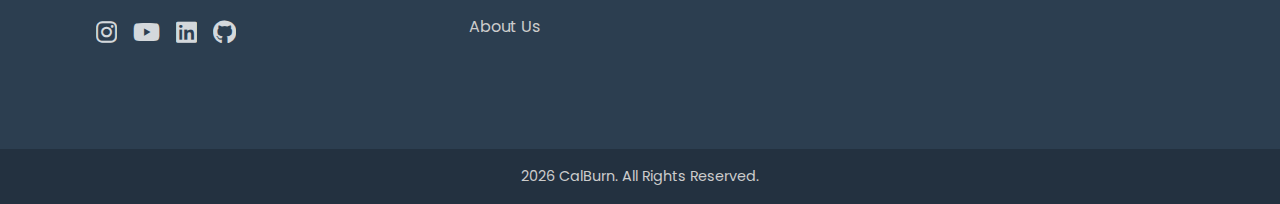
<file: privacy.html>
<!DOCTYPE html>
<html lang="en">
<head>
    <meta charset="UTF-8">
    <meta name="viewport" content="width=device-width, initial-scale=1.0">
    
    <!-- Primary Meta Tags -->
    <title>Privacy Policy | CalBurn - Data Protection & User Privacy</title>
    <meta name="title" content="Privacy Policy | CalBurn - Data Protection & User Privacy">
    <meta name="description" content="Learn how CalBurn protects your privacy and handles your data. Read our comprehensive privacy policy covering data collection, usage, and your rights.">
    <meta name="keywords" content="privacy policy, data protection, user privacy, privacy terms, data security, CalBurn privacy, fitness app privacy">
    <meta name="author" content="Jay Prajapati">
    <meta name="robots" content="index, follow">
    <meta name="googlebot" content="index, follow">
    <meta name="language" content="English">
    <meta name="revisit-after" content="7 days">
    <meta name="rating" content="General">

    <!-- Open Graph / Facebook -->
    <meta property="og:type" content="website">
    <meta property="og:url" content="https://tool-star.github.io/privacy.html">
    <meta property="og:title" content="Privacy Policy | CalBurn">
    <meta property="og:description" content="Learn how CalBurn protects your privacy and handles your data. Read our comprehensive privacy policy covering data collection, usage, and your rights.">
    <meta property="og:site_name" content="CalBurn">
    <meta property="og:locale" content="en_US">
    <meta property="og:locale:alternate" content="en_IN">

    <!-- JSON-LD Structured Data -->
    <script type="application/ld+json">
    {
        "@context": "https://schema.org",
        "@type": "WebPage",
        "name": "Privacy Policy",
        "description": "CalBurn's privacy policy and data protection guidelines",
        "publisher": {
            "@type": "Organization",
            "name": "CalBurn",
            "url": "https://tool-star.github.io/"
        },
        "inLanguage": "en",
        "datePublished": "2024-01-01",
        "dateModified": "2024-03-19",
        "breadcrumb": {
            "@type": "BreadcrumbList",
            "itemListElement": [{
                "@type": "ListItem",
                "position": 1,
                "name": "Home",
                "item": "https://tool-star.github.io/"
            }, {
                "@type": "ListItem",
                "position": 2,
                "name": "Privacy Policy",
                "item": "https://tool-star.github.io/privacy.html"
            }]
        }
    }
    </script>

    <link rel="apple-touch-icon" sizes="180x180" href="apple-touch-icon.png">
    <link rel="icon" type="png" sizes="32x32" href="favicon-32x32.png">
    <link rel="icon" type="png" sizes="16x16" href="favicon-16x16.png">
    <link rel="manifest" href="/site.webmanifest">

    <link rel="stylesheet" href="styles.css">
    <link rel="stylesheet" href="https://cdnjs.cloudflare.com/ajax/libs/font-awesome/6.0.0/css/all.min.css">
    <link href="https://fonts.googleapis.com/css2?family=Poppins:wght@400;600&family=Montserrat:wght@700&display=swap" rel="stylesheet">
</head>
<body>
    <a href="#main-content" class="skip-link">Skip to main content</a>
    
     <!-- Header -->
     <header>
        <div class="container">
            <div class="header-content">
                <div class="website-title">
                    <a href="index.html" class="logo-link">
                        <h1><i class="fas fa-fire" aria-hidden="true"></i> CalBurn</h1>
                    </a>
                </div>
                
                <button 
                    class="menu-toggle" 
                    id="mobile-menu" 
                    aria-label="Toggle navigation menu"
                    aria-expanded="false"
                    aria-controls="main-nav"
                >
                    <span></span>
                </button>

                <nav id="main-nav" aria-label="Main navigation">
                    <ul>
                        <li><a href="index.html">
                            <i class="fas fa-home" aria-hidden="true"></i>
                            <span>Home</span>
                        </a></li>
                        <li><a href="resources.html">
                            <i class="fas fa-book" aria-hidden="true"></i>
                            <span>Resources</span>
                        </a></li>
                        <li><a href="about.html">
                            <i class="fas fa-user" aria-hidden="true"></i>
                            <span>About Us</span>
                        </a></li>
                        <li><a href="contact.html">
                            <i class="fas fa-envelope" aria-hidden="true"></i>
                            <span>Contact</span>
                        </a></li>
                    </ul>
                </nav>
            </div>
        </div>
        <div class="menu-overlay" id="menu-overlay"></div>
    </header>

    <!-- Main Content -->
    <main id="main-content" class="container">
        <article class="legal-page">
            <h1 class="page-title">
                <i class="fas fa-shield-alt" aria-hidden="true"></i>
                Privacy Policy
            </h1>
            
            <p class="last-updated">Last Updated: February 14, 2025</p>

            <p>This Privacy Policy describes Our policies and procedures on the collection, use and disclosure of Your information when You use the Service and tells You about Your privacy rights and how the law protects You.</p>

            <p>We use Your Personal data to provide and improve the Service. By using the Service, You agree to the collection and use of information in accordance with this Privacy Policy. This Privacy Policy has been created with the help of the <a href="https://www.termsfeed.com/privacy-policy-generator/" target="_blank">Privacy Policy Generator</a>.</p>

            <section>
                <h2>Interpretation and Definitions</h2>
                <h3>Interpretation</h3>
                <p>The words of which the initial letter is capitalized have meanings defined under the following conditions. The following definitions shall have the same meaning regardless of whether they appear in singular or in plural.</p>

                <h3>Definitions</h3>
                <p>For the purposes of this Privacy Policy:</p>
                <ul>
                    <li>
                        <p><strong>Account</strong> means a unique account created for You to access our Service or parts of our Service.</p>
                    </li>
                    <li>
                        <p><strong>Affiliate</strong> means an entity that controls, is controlled by or is under common control with a party, where "control" means ownership of 50% or more of the shares, equity interest or other securities entitled to vote for election of directors or other managing authority.</p>
                    </li>
                    <li>
                        <p><strong>Company</strong> (referred to as either "the Company", "We", "Us" or "Our" in this Agreement) refers to CalBurn.</p>
                    </li>
                    <li>
                        <p><strong>Cookies</strong> are small files that are placed on Your computer, mobile device or any other device by a website, containing the details of Your browsing history on that website among its many uses.</p>
                    </li>
                    <li>
                        <p><strong>Country</strong> refers to: Gujarat, India</p>
                    </li>
                    <li>
                        <p><strong>Device</strong> means any device that can access the Service such as a computer, a cellphone or a digital tablet.</p>
                    </li>
                    <li>
                        <p><strong>Personal Data</strong> is any information that relates to an identified or identifiable individual.</p>
                    </li>
                    <li>
                        <p><strong>Service</strong> refers to the Website.</p>
                    </li>
                    <li>
                        <p><strong>Service Provider</strong> means any natural or legal person who processes the data on behalf of the Company. It refers to third-party companies or individuals employed by the Company to facilitate the Service, to provide the Service on behalf of the Company, to perform services related to the Service or to assist the Company in analyzing how the Service is used.</p>
                    </li>
                    <li>
                        <p><strong>Third-party Social Media Service</strong> refers to any website or any social network website through which a User can log in or create an account to use the Service.</p>
                    </li>
                    <li>
                        <p><strong>Usage Data</strong> refers to data collected automatically, either generated by the use of the Service or from the Service infrastructure itself (for example, the duration of a page visit).</p>
                    </li>
                    <li>
                        <p><strong>Website</strong> refers to CalBurn, accessible from <a href="https://tool-star.github.io/" rel="external nofollow noopener" target="_blank">https://tool-star.github.io/</a></p>
                    </li>
                    <li>
                        <p><strong>You</strong> means the individual accessing or using the Service, or the company, or other legal entity on behalf of which such individual is accessing or using the Service, as applicable.</p>
                    </li>
                </ul>
            </section>

            <section>
                <h2>Collecting and Using Your Personal Data</h2>
                <h3>Types of Data Collected</h3>
                
                <h4>Personal Data</h4>
                <p>While using Our Service, We may ask You to provide Us with certain personally identifiable information that can be used to contact or identify You. Personally identifiable information may include, but is not limited to:</p>
                <ul>
                    <li><p>Email address</p></li>
                    <li><p>Usage Data</p></li>
                </ul>

                <h4>Usage Data</h4>
                <p>Usage Data is collected automatically when using the Service.</p>
                <p>Usage Data may include information such as Your Device's Internet Protocol address (e.g. IP address), browser type, browser version, the pages of our Service that You visit, the time and date of Your visit, the time spent on those pages, unique device identifiers and other diagnostic data.</p>
                <p>When You access the Service by or through a mobile device, We may collect certain information automatically, including, but not limited to, the type of mobile device You use, Your mobile device unique ID, the IP address of Your mobile device, Your mobile operating system, the type of mobile Internet browser You use, unique device identifiers and other diagnostic data.</p>
                <p>We may also collect information that Your browser sends whenever You visit our Service or when You access the Service by or through a mobile device.</p>

                <h4>Information from Third-Party Social Media Services</h4>
                <p>The Company allows You to create an account and log in to use the Service through the following Third-party Social Media Services:</p>
                <ul>
                    <li>Google</li>
                    <li>Facebook</li>
                    <li>Instagram</li>
                    <li>Twitter</li>
                    <li>LinkedIn</li>
                </ul>
                <p>If You decide to register through or otherwise grant us access to a Third-Party Social Media Service, We may collect Personal data that is already associated with Your Third-Party Social Media Service's account, such as Your name, Your email address, Your activities or Your contact list associated with that account.</p>
                <p>You may also have the option of sharing additional information with the Company through Your Third-Party Social Media Service's account. If You choose to provide such information and Personal Data, during registration or otherwise, You are giving the Company permission to use, share, and store it in a manner consistent with this Privacy Policy.</p>

                <h4>Tracking Technologies and Cookies</h4>
                <p>We use Cookies and similar tracking technologies to track the activity on Our Service and store certain information. Tracking technologies used are beacons, tags, and scripts to collect and track information and to improve and analyze Our Service. The technologies We use may include:</p>
                <ul>
                    <li><strong>Cookies or Browser Cookies.</strong> A cookie is a small file placed on Your Device. You can instruct Your browser to refuse all Cookies or to indicate when a Cookie is being sent. However, if You do not accept Cookies, You may not be able to use some parts of our Service. Unless you have adjusted Your browser setting so that it will refuse Cookies, our Service may use Cookies.</li>
                    <li><strong>Web Beacons.</strong> Certain sections of our Service and our emails may contain small electronic files known as web beacons (also referred to as clear gifs, pixel tags, and single-pixel gifs) that permit the Company, for example, to count users who have visited those pages or opened an email and for other related website statistics (for example, recording the popularity of a certain section and verifying system and server integrity).</li>
                </ul>
                <p>Cookies can be "Persistent" or "Session" Cookies. Persistent Cookies remain on Your personal computer or mobile device when You go offline, while Session Cookies are deleted as soon as You close Your web browser. You can learn more about cookies on <a href="https://www.termsfeed.com/blog/cookies/#What_Are_Cookies" target="_blank">TermsFeed website</a> article.</p>
                <p>We use both Session and Persistent Cookies for the purposes set out below:</p>
                <ul>
                    <li>
                        <p><strong>Necessary / Essential Cookies</strong></p>
                        <p>Type: Session Cookies</p>
                        <p>Administered by: Us</p>
                        <p>Purpose: These Cookies are essential to provide You with services available through the Website and to enable You to use some of its features. They help to authenticate users and prevent fraudulent use of user accounts. Without these Cookies, the services that You have asked for cannot be provided, and We only use these Cookies to provide You with those services.</p>
                    </li>
                    <li>
                        <p><strong>Cookies Policy / Notice Acceptance Cookies</strong></p>
                        <p>Type: Persistent Cookies</p>
                        <p>Administered by: Us</p>
                        <p>Purpose: These Cookies identify if users have accepted the use of cookies on the Website.</p>
                    </li>
                    <li>
                        <p><strong>Functionality Cookies</strong></p>
                        <p>Type: Persistent Cookies</p>
                        <p>Administered by: Us</p>
                        <p>Purpose: These Cookies allow us to remember choices You make when You use the Website, such as remembering your login details or language preference. The purpose of these Cookies is to provide You with a more personal experience and to avoid You having to re-enter your preferences every time You use the Website.</p>
                    </li>
                </ul>
            </section>

            <section>
                <h3>Use of Your Personal Data</h3>
                <p>The Company may use Personal Data for the following purposes:</p>
                <ul>
                    <li>
                        <p><strong>To provide and maintain our Service</strong>, including to monitor the usage of our Service.</p>
                    </li>
                    <li>
                        <p><strong>To manage Your Account:</strong> to manage Your registration as a user of the Service. The Personal Data You provide can give You access to different functionalities of the Service that are available to You as a registered user.</p>
                    </li>
                    <li>
                        <p><strong>For the performance of a contract:</strong> the development, compliance and undertaking of the purchase contract for the products, items or services You have purchased or of any other contract with Us through the Service.</p>
                    </li>
                    <li>
                        <p><strong>To contact You:</strong> To contact You by email, telephone calls, SMS, or other equivalent forms of electronic communication, such as a mobile application's push notifications regarding updates or informative communications related to the functionalities, products or contracted services, including the security updates, when necessary or reasonable for their implementation.</p>
                    </li>
                    <li>
                        <p><strong>To provide You</strong> with news, special offers and general information about other goods, services and events which we offer that are similar to those that you have already purchased or enquired about unless You have opted not to receive such information.</p>
                    </li>
                    <li>
                        <p><strong>To manage Your requests:</strong> To attend and manage Your requests to Us.</p>
                    </li>
                    <li>
                        <p><strong>For business transfers:</strong> We may use Your information to evaluate or conduct a merger, divestiture, restructuring, reorganization, dissolution, or other sale or transfer of some or all of Our assets, whether as a going concern or as part of bankruptcy, liquidation, or similar proceeding, in which Personal Data held by Us about our Service users is among the assets transferred.</p>
                    </li>
                    <li>
                        <p><strong>For other purposes</strong>: We may use Your information for other purposes, such as data analysis, identifying usage trends, determining the effectiveness of our promotional campaigns and to evaluate and improve our Service, products, services, marketing and your experience.</p>
                    </li>
                </ul>

                <p>We may share Your personal information in the following situations:</p>
                <ul>
                    <li><strong>With Service Providers:</strong> We may share Your personal information with Service Providers to monitor and analyze the use of our Service, to contact You.</li>
                    <li><strong>For business transfers:</strong> We may share or transfer Your personal information in connection with, or during negotiations of, any merger, sale of Company assets, financing, or acquisition of all or a portion of Our business to another company.</li>
                    <li><strong>With Affiliates:</strong> We may share Your information with Our affiliates, in which case we will require those affiliates to honor this Privacy Policy. Affiliates include Our parent company and any other subsidiaries, joint venture partners or other companies that We control or that are under common control with Us.</li>
                    <li><strong>With business partners:</strong> We may share Your information with Our business partners to offer You certain products, services or promotions.</li>
                    <li><strong>With other users:</strong> when You share personal information or otherwise interact in the public areas with other users, such information may be viewed by all users and may be publicly distributed outside.</li>
                    <li><strong>With Your consent</strong>: We may disclose Your personal information for any other purpose with Your consent.</li>
                </ul>
            </section>

            <section>
                <h3>Retention of Your Personal Data</h3>
                <p>The Company will retain Your Personal Data only for as long as is necessary for the purposes set out in this Privacy Policy. We will retain and use Your Personal Data to the extent necessary to comply with our legal obligations (for example, if we are required to retain your data to comply with applicable laws), resolve disputes, and enforce our legal agreements and policies.</p>
                <p>The Company will also retain Usage Data for internal analysis purposes. Usage Data is generally retained for a shorter period of time, except when this data is used to strengthen the security or to improve the functionality of Our Service, or We are legally obligated to retain this data for longer time periods.</p>

                <h3>Transfer of Your Personal Data</h3>
                <p>Your information, including Personal Data, is processed at the Company's operating offices and in any other places where the parties involved in the processing are located. It means that this information may be transferred to — and maintained on — computers located outside of Your state, province, country or other governmental jurisdiction where the data protection laws may differ than those from Your jurisdiction.</p>
                <p>Your consent to this Privacy Policy followed by Your submission of such information represents Your agreement to that transfer.</p>
                <p>The Company will take all steps reasonably necessary to ensure that Your data is treated securely and in accordance with this Privacy Policy and no transfer of Your Personal Data will take place to an organization or a country unless there are adequate controls in place including the security of Your data and other personal information.</p>

                <h3>Delete Your Personal Data</h3>
                <p>You have the right to delete or request that We assist in deleting the Personal Data that We have collected about You.</p>
                <p>Our Service may give You the ability to delete certain information about You from within the Service.</p>
                <p>You may update, amend, or delete Your information at any time by signing in to Your Account, if you have one, and visiting the account settings section that allows you to manage Your personal information. You may also contact Us to request access to, correct, or delete any personal information that You have provided to Us.</p>
                <p>Please note, however, that We may need to retain certain information when we have a legal obligation or lawful basis to do so.</p>

                <h3>Disclosure of Your Personal Data</h3>
                <h4>Business Transactions</h4>
                <p>If the Company is involved in a merger, acquisition or asset sale, Your Personal Data may be transferred. We will provide notice before Your Personal Data is transferred and becomes subject to a different Privacy Policy.</p>

                <h4>Law enforcement</h4>
                <p>Under certain circumstances, the Company may be required to disclose Your Personal Data if required to do so by law or in response to valid requests by public authorities (e.g. a court or a government agency).</p>

                <h4>Other legal requirements</h4>
                <p>The Company may disclose Your Personal Data in the good faith belief that such action is necessary to:</p>
                <ul>
                    <li>Comply with a legal obligation</li>
                    <li>Protect and defend the rights or property of the Company</li>
                    <li>Prevent or investigate possible wrongdoing in connection with the Service</li>
                    <li>Protect the personal safety of Users of the Service or the public</li>
                    <li>Protect against legal liability</li>
                </ul>

                <h3>Security of Your Personal Data</h3>
                <p>The security of Your Personal Data is important to Us, but remember that no method of transmission over the Internet, or method of electronic storage is 100% secure. While We strive to use commercially acceptable means to protect Your Personal Data, We cannot guarantee its absolute security.</p>
            </section>

            <section>
                <h2>Children's Privacy</h2>
                <p>Our Service does not address anyone under the age of 13. We do not knowingly collect personally identifiable information from anyone under the age of 13. If You are a parent or guardian and You are aware that Your child has provided Us with Personal Data, please contact Us. If We become aware that We have collected Personal Data from anyone under the age of 13 without verification of parental consent, We take steps to remove that information from Our servers.</p>
                <p>If We need to rely on consent as a legal basis for processing Your information and Your country requires consent from a parent, We may require Your parent's consent before We collect and use that information.</p>

                <h2>Links to Other Websites</h2>
                <p>Our Service may contain links to other websites that are not operated by Us. If You click on a third party link, You will be directed to that third party's site. We strongly advise You to review the Privacy Policy of every site You visit.</p>
                <p>We have no control over and assume no responsibility for the content, privacy policies or practices of any third party sites or services.</p>

                <h2>Frequently Asked Questions (FAQ)</h2>
                
                <h3>Content Publishing</h3>
                <div class="faq-item">
                    <h4>Do you allow others to publish any kind of content on your website (articles, images, videos, etc)?</h4>
                    <p>No, we do not allow third-party content publishing on our website. All content, including articles, images, and videos, is created and maintained solely by our team to ensure quality and accuracy of information.</p>
                </div>

                <h3>Content Usage</h3>
                <div class="faq-item">
                    <h4>Does your website contain any content that may be considered "fair use" (news, research, statistics, etc)?</h4>
                    <p>Yes, our website may contain content that falls under "fair use" doctrine, including:</p>
                    <ul>
                        <li>Scientific research and statistics related to health and fitness</li>
                        <li>Referenced medical studies and health data</li>
                        <li>Educational content about calorie burning and fitness</li>
                        <li>News and updates in the health and fitness industry</li>
                    </ul>
                    <p>All such content is properly attributed to its original sources when applicable and is used in accordance with fair use principles for educational and informational purposes.</p>
                </div>

                <h2>Changes to this Privacy Policy</h2>
                <p>We may update Our Privacy Policy from time to time. We will notify You of any changes by posting the new Privacy Policy on this page.</p>
                <p>We will let You know via email and/or a prominent notice on Our Service, prior to the change becoming effective and update the "Last updated" date at the top of this Privacy Policy.</p>
                <p>You are advised to review this Privacy Policy periodically for any changes. Changes to this Privacy Policy are effective when they are posted on this page.</p>

                <h2>Contact Us</h2>
                <p>If you have any questions about this Privacy Policy, You can contact us:</p>
                <ul>
                    <li>
                        <p>By email: jaytoolofficialweb@gmail.com</p>
                    </li>
                    <li>
                        <p>By visiting this page on our website: <a href="https://tool-star.github.io/contact.html" rel="external nofollow noopener" target="_blank">https://tool-star.github.io/contact.html</a></p>
                    </li>
                </ul>
            </section>
        </article>
    </main>

    <!-- Need Help Section -->
    <section class="need-help-section container">
        <div class="need-help-content">
            <h2><i class="fas fa-question-circle"></i> Need Help?</h2>
            <p>Have questions or need assistance? We're here to help! Reach out to us through any of these channels:</p>
            <div class="help-options">
                <div class="help-option">
                    <i class="fas fa-envelope"></i>
                    <h3>Email Support</h3>
                    <p>Send us your questions at: jaytoolofficialweb@gmail.com</p>
                </div>
                <div class="help-option">
                    <i class="fas fa-comments"></i>
                    <h3>Quick Response</h3>
                    <p>We typically respond within 24 hours</p>
                </div>
                <div class="help-option">
                    <i class="fas fa-book"></i>
                    <h3>Resources</h3>
                    <p>Check our <a href="resources.html">resources section</a> for guides and FAQs</p>
                </div>
            </div>
        </div>
    </section>

    <!-- Footer -->
    <footer>
        <div class="footer-container">
            <!-- About Section -->
            <div class="footer-section about">
                <h2><i class="fas fa-fire"></i> About CalBurn</h2>
                <p>CalBurn is a free online tool to calculate calories burned during various physical activities instantly.</p>
                <p>📧 Contact: jaytoolofficialweb@gmail.com</p>
                <div class="social-links">
                    <a href="https://www.instagram.com/prajapati_jay_1711/" aria-label="Instagram" target="_blank" rel="noopener">
                        <i class="fab fa-instagram"></i>
                    </a>
                    <a href="https://www.youtube.com/@QuickCompare_Official" aria-label="Youtube" target="_blank" rel="noopener">
                        <i class="fab fa-youtube"></i>
                    </a>
                    <a href="https://www.linkedin.com/in/jayprajapati171120/" aria-label="Linkedin" target="_blank" rel="noopener">
                        <i class="fab fa-linkedin"></i>
                    </a>
                    <a href="https://github.com/jay07112007" aria-label="GitHub" target="_blank" rel="noopener">
                        <i class="fab fa-github"></i>
                    </a>
                </div>
            </div>

            <!-- Tools & Features -->
            <div class="footer-section">
                <h2>Tools & Features</h2>
                <ul>
                    <li><a href="index.html">Calorie Calculator</a></li>
                    <li><a href="index.html#bmi-calculator">BMI Calculator</a></li>
                    <li><a href="index.html#activity-history">Activity History</a></li>
                    <li><a href="resources.html">Fitness Resources</a></li>
                    <li><a href="about.html">About Us</a></li>
                </ul>
            </div>

            <!-- Legal & Info -->
            <div class="footer-section">
                <h2>Legal & Info</h2>
                <ul>
                    <li><a href="terms.html">Terms of Service</a></li>
                    <li><a href="privacy.html">Privacy Policy</a></li>
                    <li><a href="dmca.html">DMCA Notice</a></li>
                    <li><a href="disclaimer.html">Disclaimer</a></li>
                </ul>
            </div>
        </div>

        <!-- Copyright Section -->
        <div class="footer-bottom">
            <p>  <span id="year"></span> CalBurn. All Rights Reserved.</p>
        </div>
    </footer>

    <script>
        document.getElementById("year").textContent = new Date().getFullYear();
    </script>
    <script src="app.js"></script>
</body>
</html>
</file>
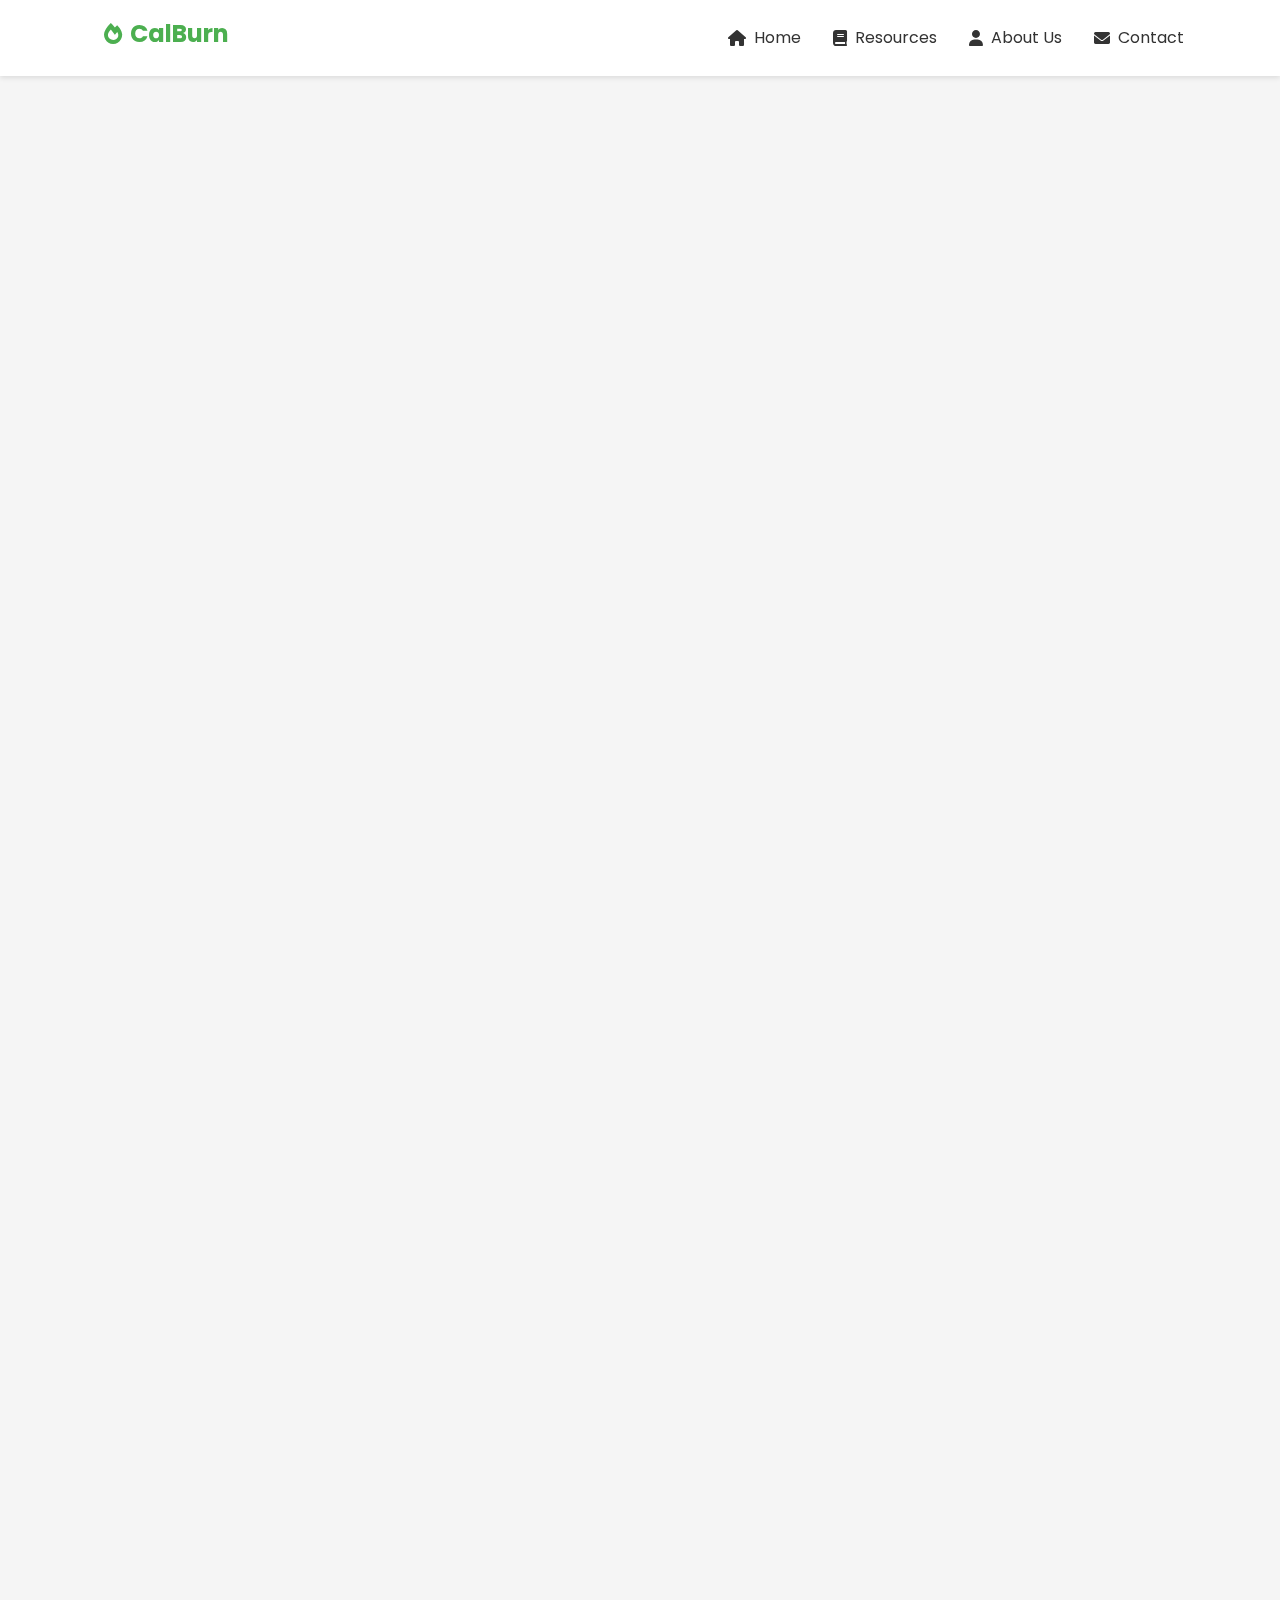
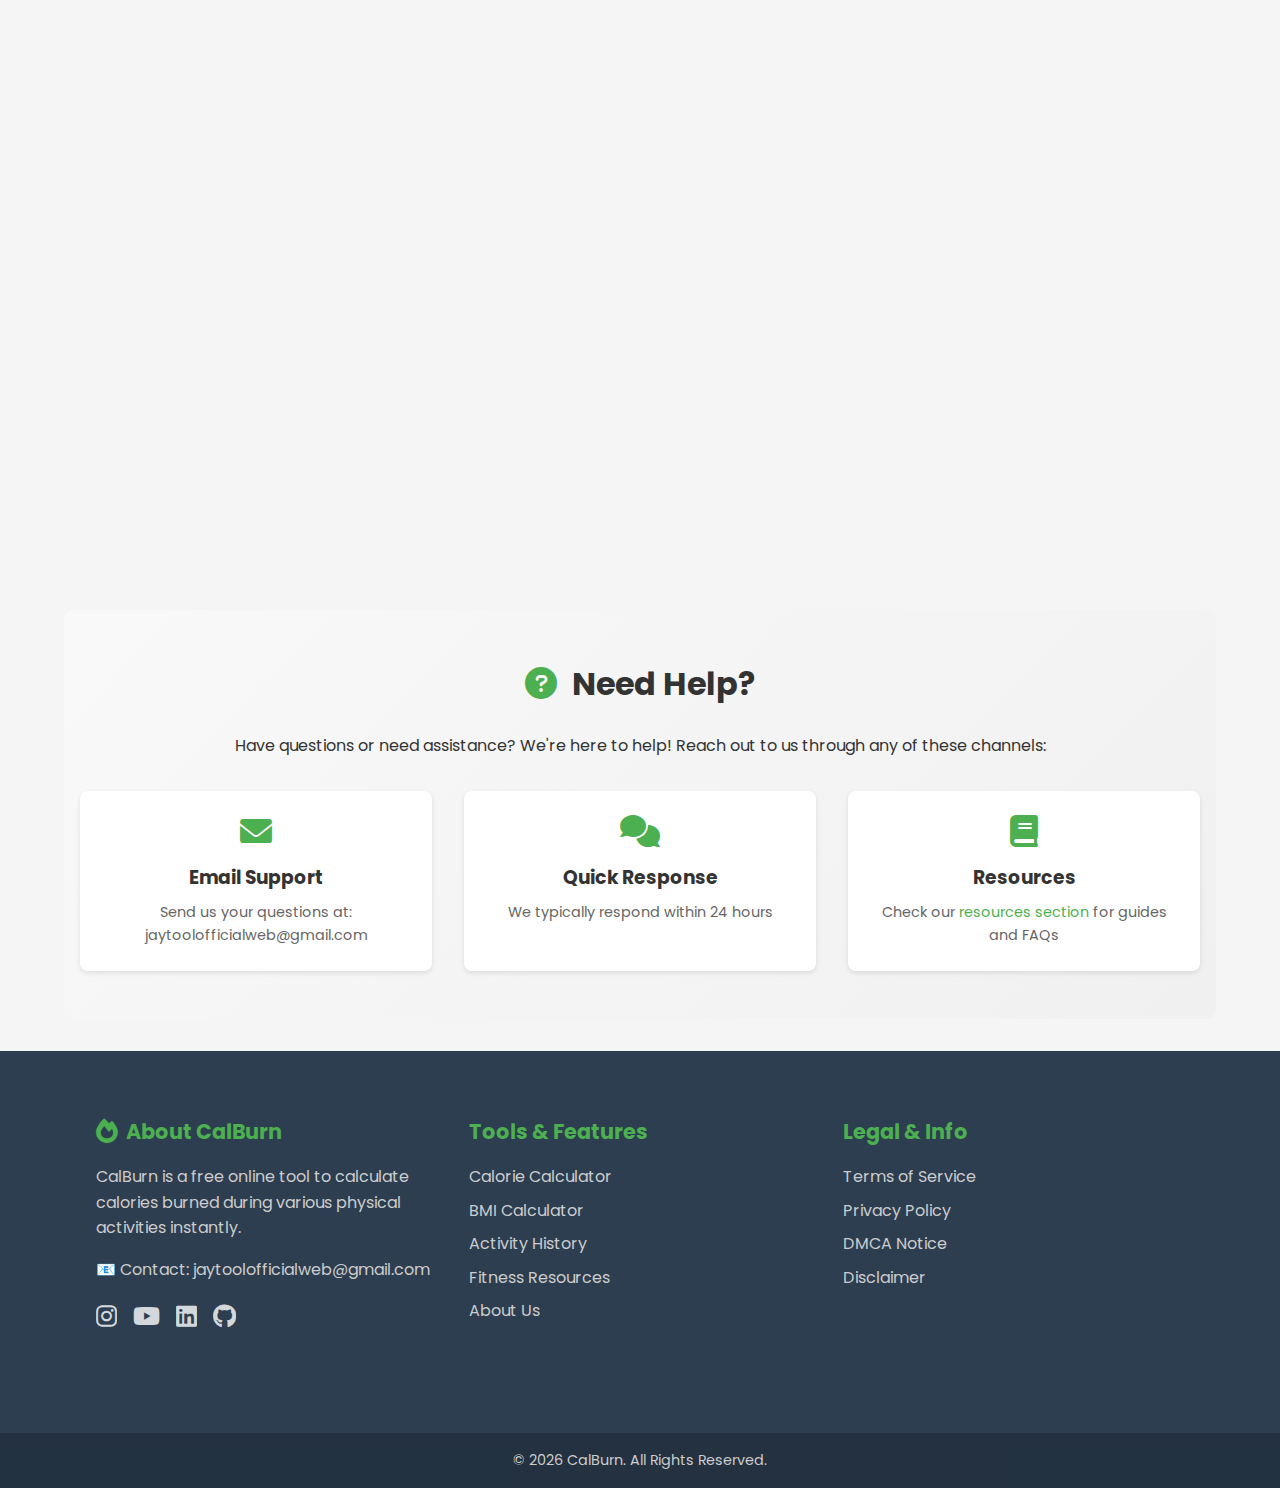
<file: resources.html>
<!DOCTYPE html>
<html lang="en">
<head>
    <meta charset="UTF-8">
    <meta name="viewport" content="width=device-width, initial-scale=1.0">
    
    <!-- Primary Meta Tags -->
    <title>Fitness Resources & Tools | CalBurn - Free Exercise Guides & Calculators</title>
    <meta name="title" content="Fitness Resources & Tools | CalBurn - Free Exercise Guides & Calculators">
    <meta name="description" content="Access free fitness resources, workout guides, nutrition tips, and health calculators. Get expert advice on exercise, weight loss, and healthy living from CalBurn.">
    <meta name="keywords" content="fitness resources, workout guides, exercise tools, fitness calculators, nutrition guides, health tips, workout library, fitness education, exercise guides india, health resources usa">
    <meta name="author" content="Jay Prajapati">
    <meta name="robots" content="index, follow">
    <meta name="googlebot" content="index, follow">
    <meta name="language" content="English">
    <meta name="revisit-after" content="7 days">
    <meta name="rating" content="General">
    
    <!-- Geographic Meta Tags -->
    <meta name="distribution" content="Global">

    <!-- Open Graph / Facebook -->
    <meta property="og:type" content="website">
    <meta property="og:url" content="https://tool-star.github.io/resources.html">
    <meta property="og:title" content="Fitness Resources & Tools | CalBurn">
    <meta property="og:description" content="Access free fitness resources, workout guides, nutrition tips, and health calculators. Get expert advice on exercise, weight loss, and healthy living.">
    <meta property="og:site_name" content="CalBurn">
    <meta property="og:locale" content="en_US">
    <meta property="og:locale:alternate" content="en_IN">

    <!-- JSON-LD Structured Data -->
    <script type="application/ld+json">
    {
        "@context": "https://schema.org",
        "@type": "CollectionPage",
        "mainEntity": {
            "@type": "ItemList",
            "itemListElement": [
                {
                    "@type": "Article",
                    "position": 1,
                    "name": "Fitness Calculators",
                    "description": "Collection of fitness and health calculators including calories burned, BMI, macro, and heart rate calculators."
                },
                {
                    "@type": "Article",
                    "position": 2,
                    "name": "Workout Library",
                    "description": "Comprehensive collection of workout guides for beginners, intermediate, and advanced fitness levels."
                },
                {
                    "@type": "Article",
                    "position": 3,
                    "name": "Nutrition Guides",
                    "description": "Expert nutrition resources including meal planning, nutrition basics, and healthy recipes."
                }
            ]
        },
        "breadcrumb": {
            "@type": "BreadcrumbList",
            "itemListElement": [{
                "@type": "ListItem",
                "position": 1,
                "name": "Home",
                "item": "https://tool-star.github.io/"
            }, {
                "@type": "ListItem",
                "position": 2,
                "name": "Resources",
                "item": "https://tool-star.github.io/resources.html"
            }]
        },
        "provider": {
            "@type": "Organization",
            "name": "CalBurn",
            "url": "https://tool-star.github.io/"
        }
    }
    </script>

    <link rel="apple-touch-icon" sizes="180x180" href="apple-touch-icon.png">
    <link rel="icon" type="png" sizes="32x32" href="favicon-32x32.png">
    <link rel="icon" type="png" sizes="16x16" href="favicon-16x16.png">
    <link rel="manifest" href="/site.webmanifest">

    <link rel="stylesheet" href="styles.css">
    <link rel="stylesheet" href="https://cdnjs.cloudflare.com/ajax/libs/font-awesome/6.0.0/css/all.min.css">
    <link href="https://fonts.googleapis.com/css2?family=Poppins:wght@400;600&family=Montserrat:wght@700&display=swap" rel="stylesheet">
</head>
<body>
    <a href="#main-content" class="skip-link">Skip to main content</a>
    
    <!-- Header -->
    <header>
        <div class="container">
            <div class="header-content">
                <div class="website-title">
                    <a href="index.html" class="logo-link">
                        <h1><i class="fas fa-fire" aria-hidden="true"></i> CalBurn</h1>
                    </a>
                </div>
                
                <button 
                    class="menu-toggle" 
                    id="mobile-menu" 
                    aria-label="Toggle navigation menu"
                    aria-expanded="false"
                    aria-controls="main-nav"
                >
                    <span></span>
                </button>

                <nav id="main-nav" aria-label="Main navigation">
                    <ul>
                        <li><a href="index.html">
                            <i class="fas fa-home" aria-hidden="true"></i>
                            <span>Home</span>
                        </a></li>
                        <li><a href="resources.html">
                            <i class="fas fa-book" aria-hidden="true"></i>
                            <span>Resources</span>
                        </a></li>
                        <li><a href="about.html">
                            <i class="fas fa-user" aria-hidden="true"></i>
                            <span>About Us</span>
                        </a></li>
                        <li><a href="contact.html">
                            <i class="fas fa-envelope" aria-hidden="true"></i>
                            <span>Contact</span>
                        </a></li>
                    </ul>
                </nav>
            </div>
        </div>
        <div class="menu-overlay" id="menu-overlay"></div>
    </header>

    <!-- Main Content -->
    <main id="main-content" class="container">
        <section class="resources-section">
            <div class="resources-hero">
                <h2><i class="fas fa-book"></i> Fitness Made Simple</h2>
                <p>Hey fitness enthusiast! 👋 We've put together some awesome resources to help you on your health journey. Whether you're just starting out or you're a seasoned pro, you'll find something useful here.</p>
            </div>

            <!-- Quick Tools Section -->
            <div class="tools-grid">
                <div class="tool-card">
                    <i class="fas fa-calculator"></i>
                    <h3>Essential Calculators</h3>
                    <ul>
                        <li><a href="#calorie-calculator">Daily Calorie Burn 🔥</a></li>
                        <li><a href="#bmi-calculator">Quick BMI Check 📊</a></li>
                        <li><a href="#macro-calculator">Macro Planner 🥗</a></li>
                        <li><a href="#heart-rate-calculator">Heart Rate Zones ❤️</a></li>
                    </ul>
                </div>

                <div class="tool-card">
                    <i class="fas fa-dumbbell"></i>
                    <h3>Workout Collection</h3>
                    <ul>
                        <li><a href="#beginner-workouts">Just Getting Started 🌟</a></li>
                        <li><a href="#intermediate-workouts">Level Up Your Game 💪</a></li>
                        <li><a href="#advanced-workouts">Pro Zone 🏆</a></li>
                        <li><a href="#stretching-guides">Feel-Good Stretches 🧘‍♂️</a></li>
                    </ul>
                </div>

                <div class="tool-card">
                    <i class="fas fa-apple-alt"></i>
                    <h3>Food & Nutrition</h3>
                    <ul>
                        <li><a href="#meal-planning">Weekly Meal Ideas 📝</a></li>
                        <li><a href="#nutrition-basics">Nutrition 101 🍎</a></li>
                        <li><a href="#healthy-recipes">Tasty & Healthy 👨‍🍳</a></li>
                        <li><a href="#supplement-guide">Supplement Basics 💊</a></li>
                    </ul>
                </div>
            </div>

            <!-- Educational Content -->
            <div class="education-section">
                <h3><i class="fas fa-graduation-cap"></i> Learn the Basics</h3>
                <div class="article-grid">
                    <article class="article-card">
                        <h4>Calories: Your Simple Guide</h4>
                        <p>Ever wondered why some days you feel more energetic than others? Let's break down the basics of calories and how they fuel your awesome adventures! No complicated science - just the stuff you need to know.</p>
                    </article>

                    <article class="article-card">
                        <h4>Workout Tips That Actually Work</h4>
                        <p>Tired of complicated workout advice? We've got your back! Check out these real-world tips that fit into your busy life. Because let's face it - we all need workouts that work for us, not against us.</p>
                    </article>

                    <article class="article-card">
                        <h4>Food: Your Fitness Friend</h4>
                        <p>Food isn't your enemy - it's your partner in achieving those fitness goals! Discover how to make friends with your plate and enjoy every bite while staying healthy. No strict diets, just smart choices!</p>
                    </article>
                </div>
            </div>

            <!-- Downloadable Resources -->
            <div class="downloads-section">
                <h3><i class="fas fa-download"></i> Free Goodies</h3>
                <div class="downloads-grid">
                    <div class="download-card">
                        <i class="fas fa-file-excel"></i>
                        <h4>Meal Planning Made Easy</h4>
                        <p>Stop stressing about meals! Our weekly planner makes food prep a breeze. Includes shopping lists and quick recipe ideas.</p>
                        <a href="planner.pdf" class="download-btn">Start Planning 🗓️</a>
                    </div>
                </div>
            </div>

            <!-- FAQ Section -->
            <div class="faq-section">
                <h3><i class="fas fa-question-circle"></i> Common Questions</h3>
                <div class="faq-grid">
                    <div class="faq-item">
                        <h4>How accurate are the calorie calculations? 🤔</h4>
                        <p>Our calculators use scientifically-backed formulas, but remember - everyone's body is unique! Think of these numbers as helpful guides rather than exact science. They're great for tracking trends and progress over time.</p>
                    </div>

                    <div class="faq-item">
                        <h4>How often should I work out? 🏃‍♂️</h4>
                        <p>The magic number is what works for YOU! While experts suggest 150 minutes of moderate activity per week, start where you are. Even 10 minutes daily is better than nothing. Listen to your body and build up gradually.</p>
                    </div>

                    <div class="faq-item">
                        <h4>When's the best time to exercise? ⏰</h4>
                        <p>The best time? When you'll actually do it! Morning person? Great! Night owl? That's cool too! What matters most is finding a time that fits your schedule and energy levels. Consistency beats perfect timing every time.</p>
                    </div>
                </div>
            </div>
        </section>
    </main>

    <!-- Need Help Section -->
    <section class="need-help-section container">
        <div class="need-help-content">
            <h2><i class="fas fa-question-circle"></i> Need Help?</h2>
            <p>Have questions or need assistance? We're here to help! Reach out to us through any of these channels:</p>
            <div class="help-options">
                <div class="help-option">
                    <i class="fas fa-envelope"></i>
                    <h3>Email Support</h3>
                    <p>Send us your questions at: jaytoolofficialweb@gmail.com</p>
                </div>
                <div class="help-option">
                    <i class="fas fa-comments"></i>
                    <h3>Quick Response</h3>
                    <p>We typically respond within 24 hours</p>
                </div>
                <div class="help-option">
                    <i class="fas fa-book"></i>
                    <h3>Resources</h3>
                    <p>Check our <a href="resources.html">resources section</a> for guides and FAQs</p>
                </div>
            </div>
        </div>
    </section>

    <!-- Footer -->
    <footer>
        <div class="footer-container">
            <!-- About Section -->
            <div class="footer-section about">
                <h2><i class="fas fa-fire"></i> About CalBurn</h2>
                <p>CalBurn is a free online tool to calculate calories burned during various physical activities instantly.</p>
                <p>📧 Contact: jaytoolofficialweb@gmail.com</p>
                <div class="social-links">
                    <a href="https://www.instagram.com/prajapati_jay_1711/" aria-label="Instagram" target="_blank" rel="noopener">
                        <i class="fab fa-instagram"></i>
                    </a>
                    <a href="https://www.youtube.com/@QuickCompare_Official" aria-label="Youtube" target="_blank" rel="noopener">
                        <i class="fab fa-youtube"></i>
                    </a>
                    <a href="https://www.linkedin.com/in/jayprajapati171120/" aria-label="Linkedin" target="_blank" rel="noopener">
                        <i class="fab fa-linkedin"></i>
                    </a>
                    <a href="https://github.com/jay07112007" aria-label="GitHub" target="_blank" rel="noopener">
                        <i class="fab fa-github"></i>
                    </a>
                </div>
            </div>

            <!-- Tools & Features -->
            <div class="footer-section">
                <h2>Tools & Features</h2>
                <ul>
                    <li><a href="index.html">Calorie Calculator</a></li>
                    <li><a href="index.html#bmi-calculator">BMI Calculator</a></li>
                    <li><a href="index.html#activity-history">Activity History</a></li>
                    <li><a href="resources.html">Fitness Resources</a></li>
                    <li><a href="about.html">About Us</a></li>
                </ul>
            </div>

            <!-- Legal & Info -->
            <div class="footer-section">
                <h2>Legal & Info</h2>
                <ul>
                    <li><a href="terms.html">Terms of Service</a></li>
                    <li><a href="privacy.html">Privacy Policy</a></li>
                    <li><a href="dmca.html">DMCA Notice</a></li>
                    <li><a href="disclaimer.html">Disclaimer</a></li>
                </ul>
            </div>
        </div>

        <!-- Copyright Section -->
        <div class="footer-bottom">
            <p>© <span id="year"></span> CalBurn. All Rights Reserved.</p>
        </div>
    </footer>

    <script>
        document.getElementById("year").textContent = new Date().getFullYear();
    </script>
    <script src="app.js"></script>
</body>
</html>
</file>
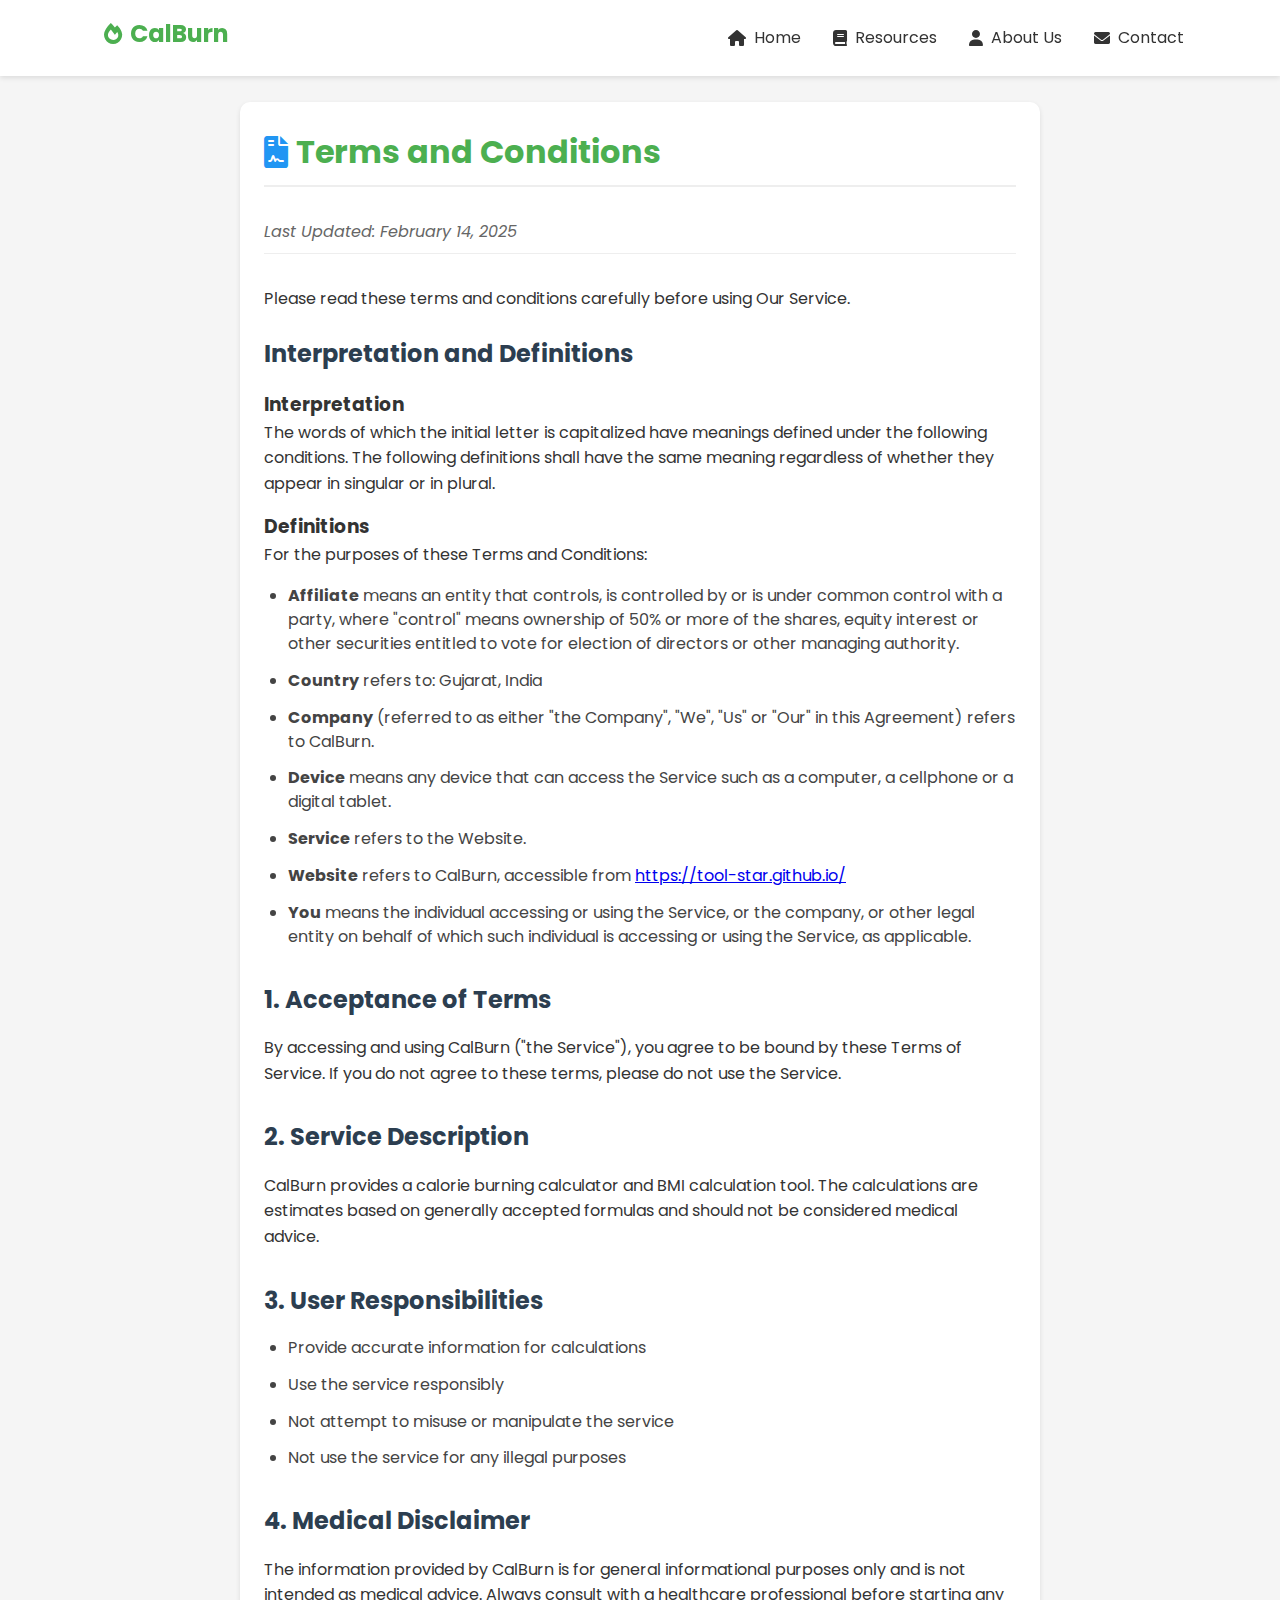
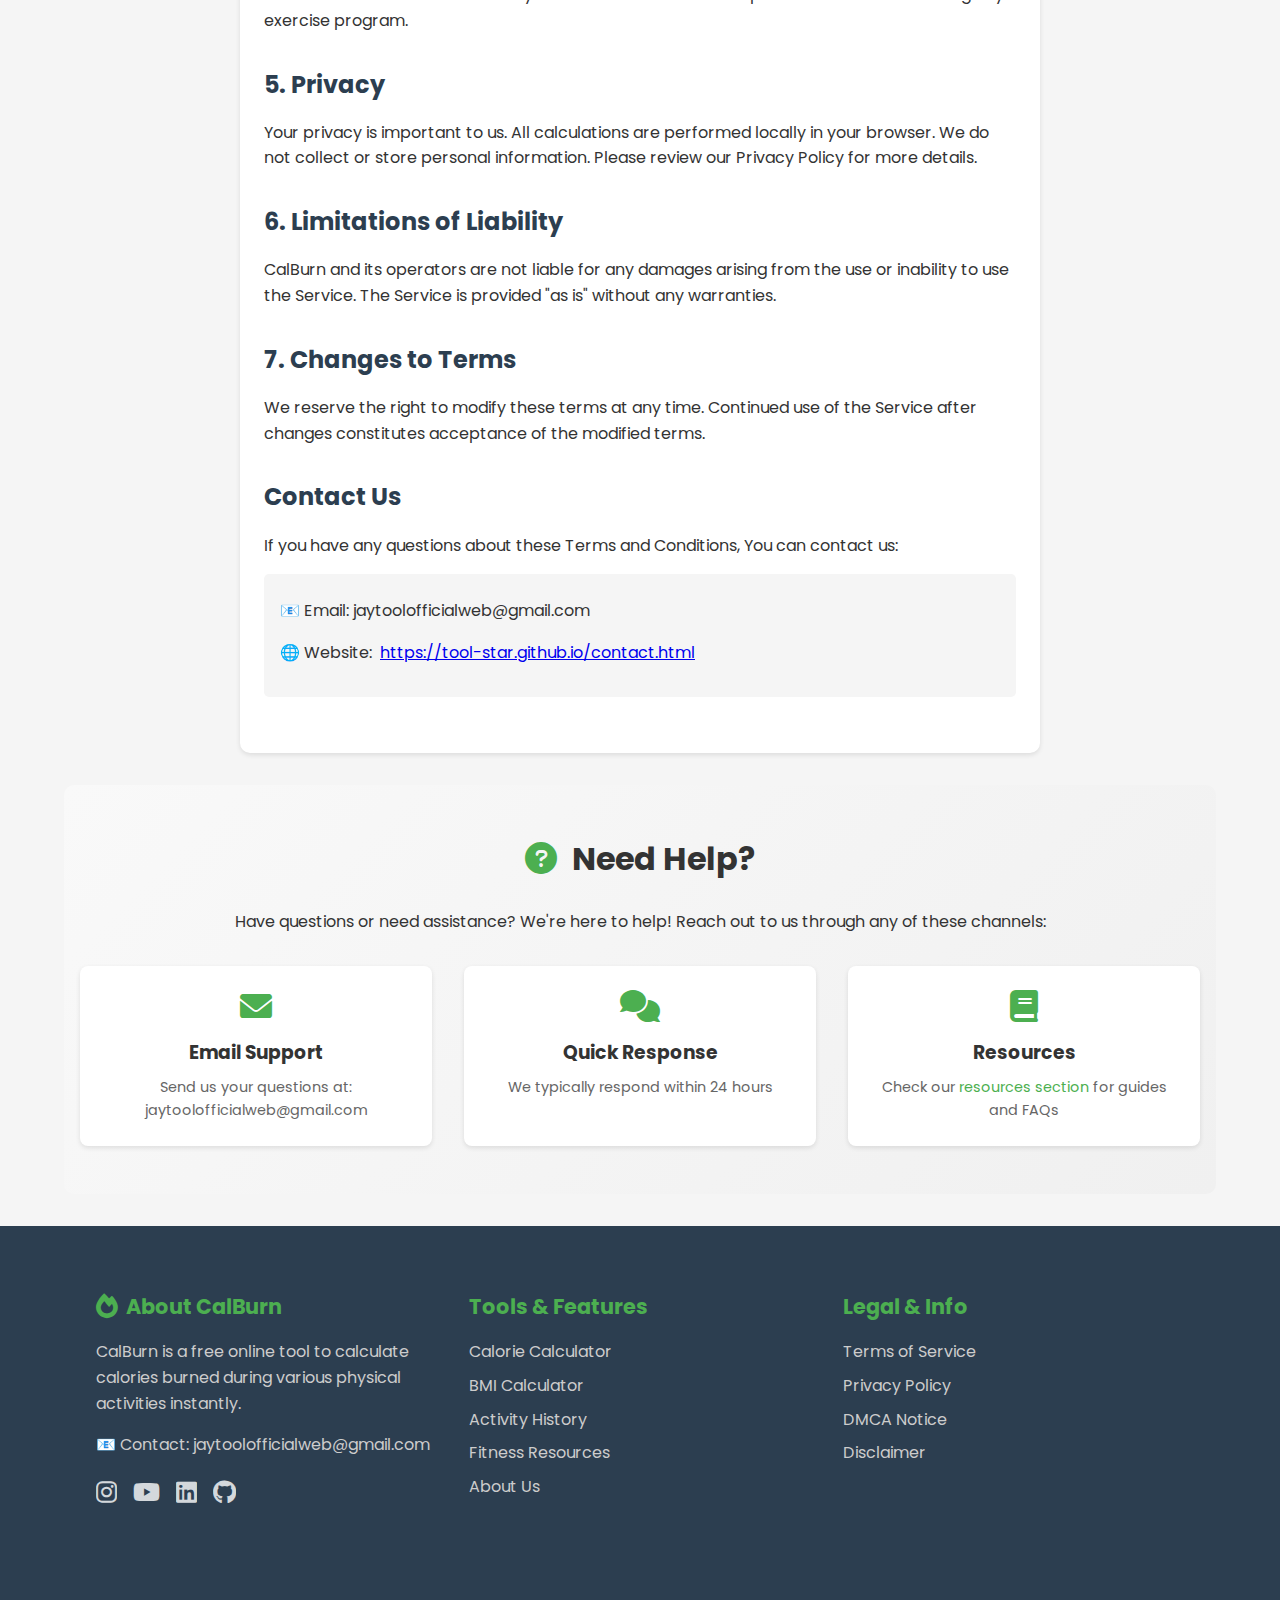
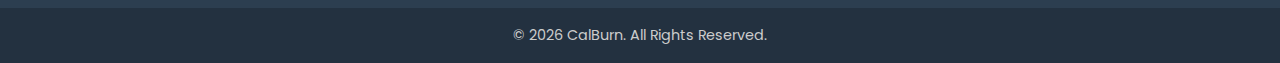
<file: terms.html>
<!DOCTYPE html>
<html lang="en">
<head>
    <meta charset="UTF-8">
    <meta name="viewport" content="width=device-width, initial-scale=1.0">
    
    <!-- Primary Meta Tags -->
    <title>Terms of Service | CalBurn - Usage Terms & Conditions</title>
    <meta name="title" content="Terms of Service | CalBurn - Usage Terms & Conditions">
    <meta name="description" content="Read CalBurn's terms of service and usage conditions. Understand your rights and responsibilities when using our fitness calculators and tools.">
    <meta name="keywords" content="terms of service, usage terms, service conditions, legal terms, CalBurn terms, fitness app terms, calculator terms">
    <meta name="author" content="Jay Prajapati">
    <meta name="robots" content="index, follow">
    <meta name="googlebot" content="index, follow">
    <meta name="language" content="English">
    <meta name="revisit-after" content="7 days">
    <meta name="rating" content="General">

    <!-- Open Graph / Facebook -->
    <meta property="og:type" content="website">
    <meta property="og:url" content="https://tool-star.github.io/terms.html">
    <meta property="og:title" content="Terms of Service | CalBurn">
    <meta property="og:description" content="Read CalBurn's terms of service and usage conditions. Understand your rights and responsibilities when using our fitness calculators and tools.">
    <meta property="og:site_name" content="CalBurn">
    <meta property="og:locale" content="en_US">
    <meta property="og:locale:alternate" content="en_IN">

    <!-- JSON-LD Structured Data -->
    <script type="application/ld+json">
    {
        "@context": "https://schema.org",
        "@type": "WebPage",
        "name": "Terms of Service",
        "description": "CalBurn's terms of service and usage conditions",
        "publisher": {
            "@type": "Organization",
            "name": "CalBurn",
            "url": "https://tool-star.github.io/"
        },
        "inLanguage": "en",
        "datePublished": "2024-01-01",
        "dateModified": "2024-03-19",
        "breadcrumb": {
            "@type": "BreadcrumbList",
            "itemListElement": [{
                "@type": "ListItem",
                "position": 1,
                "name": "Home",
                "item": "https://tool-star.github.io/"
            }, {
                "@type": "ListItem",
                "position": 2,
                "name": "Terms of Service",
                "item": "https://tool-star.github.io/terms.html"
            }]
        }
    }
    </script>

    <link rel="apple-touch-icon" sizes="180x180" href="apple-touch-icon.png">
    <link rel="icon" type="png" sizes="32x32" href="favicon-32x32.png">
    <link rel="icon" type="png" sizes="16x16" href="favicon-16x16.png">
    <link rel="manifest" href="/site.webmanifest">

    <link rel="stylesheet" href="styles.css">
    <link rel="stylesheet" href="https://cdnjs.cloudflare.com/ajax/libs/font-awesome/6.0.0/css/all.min.css">
    <link href="https://fonts.googleapis.com/css2?family=Poppins:wght@400;600&family=Montserrat:wght@700&display=swap" rel="stylesheet">
    <style>
        .legal-content {
            max-width: 800px;
            margin: 2rem auto;
            padding: 1.5rem;
            background: white;
            border-radius: 10px;
            box-shadow: 0 2px 5px rgba(0,0,0,0.1);
        }

        .legal-content h1 {
            color: #4CAF50;
            font-size: 2rem;
            margin-bottom: 1.5rem;
            border-bottom: 2px solid #eee;
            padding-bottom: 0.5rem;
        }

        .legal-content h2 {
            color: #2196F3;
            font-size: 1.5rem;
            margin: 1.5rem 0 1rem;
        }

        .legal-content p {
            margin-bottom: 1rem;
            line-height: 1.6;
        }

        .legal-content ul {
            margin: 1rem 0;
            padding-left: 1.5rem;
        }

        .legal-content li {
            margin-bottom: 0.5rem;
        }

        .last-updated {
            font-style: italic;
            color: #666;
            margin-bottom: 2rem;
        }

        @media (max-width: 768px) {
            .legal-content {
                margin: 1rem;
                padding: 1rem;
            }

            .legal-content h1 {
                font-size: 1.75rem;
            }

            .legal-content h2 {
                font-size: 1.25rem;
            }
        }
    </style>
</head>
<body>
    <a href="#main-content" class="skip-link">Skip to main content</a>
    
    <!-- Header -->
    <header>
        <div class="container">
            <div class="header-content">
                <div class="website-title">
                    <a href="index.html" class="logo-link">
                        <h1><i class="fas fa-fire" aria-hidden="true"></i> CalBurn</h1>
                    </a>
                </div>
                
                <button 
                    class="menu-toggle" 
                    id="mobile-menu" 
                    aria-label="Toggle navigation menu"
                    aria-expanded="false"
                    aria-controls="main-nav"
                >
                    <span></span>
                </button>

                <nav id="main-nav" aria-label="Main navigation">
                    <ul>
                        <li><a href="index.html">
                            <i class="fas fa-home" aria-hidden="true"></i>
                            <span>Home</span>
                        </a></li>
                        <li><a href="resources.html">
                            <i class="fas fa-book" aria-hidden="true"></i>
                            <span>Resources</span>
                        </a></li>
                        <li><a href="about.html">
                            <i class="fas fa-user" aria-hidden="true"></i>
                            <span>About Us</span>
                        </a></li>
                        <li><a href="contact.html">
                            <i class="fas fa-envelope" aria-hidden="true"></i>
                            <span>Contact</span>
                        </a></li>
                    </ul>
                </nav>
            </div>
        </div>
        <div class="menu-overlay" id="menu-overlay"></div>
    </header>

    <!-- Main Content -->
    <main id="main-content" class="container">
        <article class="legal-page">
            <h1 class="page-title">
                <i class="fas fa-file-contract" aria-hidden="true"></i>
                Terms and Conditions
            </h1>
            
            <p class="last-updated">Last Updated: February 14, 2025</p>
            <p>Please read these terms and conditions carefully before using Our Service.</p>

            <section>
                <h2>Interpretation and Definitions</h2>
                <h3>Interpretation</h3>
                <p>The words of which the initial letter is capitalized have meanings defined under the following conditions. The following definitions shall have the same meaning regardless of whether they appear in singular or in plural.</p>
                
                <h3>Definitions</h3>
                <p>For the purposes of these Terms and Conditions:</p>
                <ul>
                    <li><strong>Affiliate</strong> means an entity that controls, is controlled by or is under common control with a party, where "control" means ownership of 50% or more of the shares, equity interest or other securities entitled to vote for election of directors or other managing authority.</li>
                    <li><strong>Country</strong> refers to: Gujarat, India</li>
                    <li><strong>Company</strong> (referred to as either "the Company", "We", "Us" or "Our" in this Agreement) refers to CalBurn.</li>
                    <li><strong>Device</strong> means any device that can access the Service such as a computer, a cellphone or a digital tablet.</li>
                    <li><strong>Service</strong> refers to the Website.</li>
                    <li><strong>Website</strong> refers to CalBurn, accessible from <a href="https://tool-star.github.io/" rel="external nofollow noopener" target="_blank">https://tool-star.github.io/</a></li>
                    <li><strong>You</strong> means the individual accessing or using the Service, or the company, or other legal entity on behalf of which such individual is accessing or using the Service, as applicable.</li>
                </ul>
            </section>

            <section>
                <h2>1. Acceptance of Terms</h2>
                <p>By accessing and using CalBurn ("the Service"), you agree to be bound by these Terms of Service. If you do not agree to these terms, please do not use the Service.</p>
            </section>

            <section>
                <h2>2. Service Description</h2>
                <p>CalBurn provides a calorie burning calculator and BMI calculation tool. The calculations are estimates based on generally accepted formulas and should not be considered medical advice.</p>
            </section>

            <section>
                <h2>3. User Responsibilities</h2>
                <ul>
                    <li>Provide accurate information for calculations</li>
                    <li>Use the service responsibly</li>
                    <li>Not attempt to misuse or manipulate the service</li>
                    <li>Not use the service for any illegal purposes</li>
                </ul>
            </section>

            <section>
                <h2>4. Medical Disclaimer</h2>
                <p>The information provided by CalBurn is for general informational purposes only and is not intended as medical advice. Always consult with a healthcare professional before starting any exercise program.</p>
            </section>

            <section>
                <h2>5. Privacy</h2>
                <p>Your privacy is important to us. All calculations are performed locally in your browser. We do not collect or store personal information. Please review our Privacy Policy for more details.</p>
            </section>

            <section>
                <h2>6. Limitations of Liability</h2>
                <p>CalBurn and its operators are not liable for any damages arising from the use or inability to use the Service. The Service is provided "as is" without any warranties.</p>
            </section>

            <section>
                <h2>7. Changes to Terms</h2>
                <p>We reserve the right to modify these terms at any time. Continued use of the Service after changes constitutes acceptance of the modified terms.</p>
            </section>

            <section>
                <h2>Contact Us</h2>
                <p>If you have any questions about these Terms and Conditions, You can contact us:</p>
                <div class="contact-info">
                    <p>📧 Email: jaytoolofficialweb@gmail.com</p>
                    <p>🌐 Website: <a href="https://tool-star.github.io/contact.html" rel="external nofollow noopener" target="_blank">https://tool-star.github.io/contact.html</a></p>
                </div>
            </section>
        </article>
    </main>

    <!-- Need Help Section -->
    <section class="need-help-section container">
        <div class="need-help-content">
            <h2><i class="fas fa-question-circle"></i> Need Help?</h2>
            <p>Have questions or need assistance? We're here to help! Reach out to us through any of these channels:</p>
            <div class="help-options">
                <div class="help-option">
                    <i class="fas fa-envelope"></i>
                    <h3>Email Support</h3>
                    <p>Send us your questions at: jaytoolofficialweb@gmail.com</p>
                </div>
                <div class="help-option">
                    <i class="fas fa-comments"></i>
                    <h3>Quick Response</h3>
                    <p>We typically respond within 24 hours</p>
                </div>
                <div class="help-option">
                    <i class="fas fa-book"></i>
                    <h3>Resources</h3>
                    <p>Check our <a href="resources.html">resources section</a> for guides and FAQs</p>
                </div>
            </div>
        </div>
    </section>

    <!-- Footer -->
    <footer>
        <div class="footer-container">
            <!-- About Section -->
            <div class="footer-section about">
                <h2><i class="fas fa-fire"></i> About CalBurn</h2>
                <p>CalBurn is a free online tool to calculate calories burned during various physical activities instantly.</p>
                <p>📧 Contact: jaytoolofficialweb@gmail.com</p>
                <div class="social-links">
                    <a href="https://www.instagram.com/prajapati_jay_1711/" aria-label="Instagram" target="_blank" rel="noopener">
                        <i class="fab fa-instagram"></i>
                    </a>
                    <a href="https://www.youtube.com/@QuickCompare_Official" aria-label="Youtube" target="_blank" rel="noopener">
                        <i class="fab fa-youtube"></i>
                    </a>
                    <a href="https://www.linkedin.com/in/jayprajapati171120/" aria-label="Linkedin" target="_blank" rel="noopener">
                        <i class="fab fa-linkedin"></i>
                    </a>
                    <a href="https://github.com/jay07112007" aria-label="GitHub" target="_blank" rel="noopener">
                        <i class="fab fa-github"></i>
                    </a>
                </div>
            </div>

            <!-- Tools & Features -->
            <div class="footer-section">
                <h2>Tools & Features</h2>
                <ul>
                    <li><a href="index.html">Calorie Calculator</a></li>
                    <li><a href="index.html#bmi-calculator">BMI Calculator</a></li>
                    <li><a href="index.html#activity-history">Activity History</a></li>
                    <li><a href="resources.html">Fitness Resources</a></li>
                    <li><a href="about.html">About Us</a></li>
                </ul>
            </div>
            
            <!-- Legal & Info -->
            <div class="footer-section">
                <h2>Legal & Info</h2>
                <ul>
                    <li><a href="terms.html">Terms of Service</a></li>
                    <li><a href="privacy.html">Privacy Policy</a></li>
                    <li><a href="dmca.html">DMCA Notice</a></li>
                    <li><a href="disclaimer.html">Disclaimer</a></li>
                </ul>
            </div>
        </div>

        <!-- Copyright Section -->
        <div class="footer-bottom">
            <p>© <span id="year"></span> CalBurn. All Rights Reserved.</p>
        </div>
    </footer>

    <script>
        document.getElementById("year").textContent = new Date().getFullYear();
    </script>
    <script src="app.js"></script>
</body>
</html>
</file>
<file: styles.css>
/* CSS Variables for Consistent Theming */
:root {
    --primary-color: #4CAF50;
    --primary-hover: #45a049;
    --secondary-color: #2c3e50;
    --text-color: #333;
    --light-gray: #f5f5f5;
    --border-color: #ddd;
    --success-color: #2ecc71;
    --error-color: #e74c3c;
    --shadow: 0 2px 4px rgba(0, 0, 0, 0.1);
    --transition: all 0.3s ease;
    --container-width: 1200px;
    --spacing-sm: 0.5rem;
    --spacing-md: 1rem;
    --spacing-lg: 2rem;
    --spacing-xl: 3rem;
}

/* Reset and Base Styles */
* {
    margin: 0;
    padding: 0;
    box-sizing: border-box;
}

html {
    scroll-behavior: smooth;
    font-size: 16px;
}

body {
    font-family: 'Poppins', sans-serif;
    line-height: 1.6;
    color: var(--text-color);
    background-color: var(--light-gray);
    padding-top: 70px;
}

/* Skip Link for Accessibility */
.skip-link {
    position: absolute;
    top: -40px;
    left: 0;
    background: var(--primary-color);
    color: white;
    padding: 8px;
    z-index: 100;
    transition: var(--transition);
}

.skip-link:focus {
    top: 0;
}

/* Container */
.container {
    width: 90%;
    max-width: var(--container-width);
    margin: 0 auto;
    padding: 0 var(--spacing-md);
}

/* Header Styles */
header {
    position: fixed;
    top: 0;
    left: 0;
    right: 0;
    background-color: #fff;
    box-shadow: 0 2px 5px rgba(0, 0, 0, 0.1);
    z-index: 1000;
    padding: 0.8rem 0;
}

.header-content {
    display: flex;
    align-items: center;
    justify-content: space-between;
    padding: 0 1rem;
    max-width: 1200px;
    margin: 0 auto;
    height: 50px;
}

.website-title h1 {
    font-size: 1.5rem;
    margin: 0;
    display: flex;
    align-items: center;
    gap: 0.5rem;
    color: var(--primary-color);
}

.website-title h1 i {
    font-size: 1.3rem;
}

/* Navigation */
#main-nav ul {
    display: flex;
    list-style: none;
    gap: var(--spacing-lg);
}

#main-nav a {
    color: var(--text-color);
    text-decoration: none;
    display: flex;
    align-items: center;
    gap: var(--spacing-sm);
    transition: var(--transition);
}

#main-nav a:hover {
    color: var(--primary-color);
}

/* Calculator Form Styles */
.calorie-calculator {
    background: white;
    padding: var(--spacing-xl);
    border-radius: 8px;
    box-shadow: var(--shadow);
    margin: var(--spacing-xl) 0;
}

.tool-form {
    display: grid;
    gap: var(--spacing-md);
    max-width: 600px;
    margin: var(--spacing-lg) auto;
}

.input-group {
    display: flex;
    flex-direction: column;
    gap: var(--spacing-sm);
}

.input-group label {
    font-weight: 600;
    color: var(--secondary-color);
}

.input-group input,
.input-group select {
    padding: 12px;
    border: 1px solid var(--border-color);
    border-radius: 4px;
    font-size: 1rem;
    transition: var(--transition);
}

.input-group input:focus,
.input-group select:focus {
    border-color: var(--primary-color);
    outline: none;
    box-shadow: 0 0 0 2px rgba(76, 175, 80, 0.1);
}

.primary-button {
    background: var(--primary-color);
    color: white;
    border: none;
    padding: 12px 24px;
    border-radius: 4px;
    cursor: pointer;
    font-size: 1rem;
    font-weight: 600;
    display: flex;
    align-items: center;
    justify-content: center;
    gap: var(--spacing-sm);
    transition: var(--transition);
}

.primary-button:hover {
    background: var(--primary-hover);
    transform: translateY(-1px);
}

/* Results Styles */
.results {
    margin-top: var(--spacing-lg);
    text-align: center;
}

.result-card {
    background: white;
    padding: var(--spacing-lg);
    border-radius: 8px;
    box-shadow: var(--shadow);
    margin-top: var(--spacing-md);
}

.calories-burned {
    font-size: 2.5rem;
    font-weight: 700;
    color: var(--primary-color);
    margin-bottom: var(--spacing-sm);
}

.unit {
    font-size: 1rem;
    color: var(--text-color);
    margin-left: var(--spacing-sm);
}

.result-description {
    color: var(--secondary-color);
    font-size: 0.9rem;
}

/* BMI Calculator */
.bmi-calculator {
    background: white;
    padding: var(--spacing-xl);
    border-radius: 8px;
    box-shadow: var(--shadow);
    margin: var(--spacing-xl) 0;
}

/* Activity History */
.activity-history {
    background: white;
    padding: var(--spacing-xl);
    border-radius: 8px;
    box-shadow: var(--shadow);
    margin: var(--spacing-xl) 0;
}

.chart-container {
    height: 400px;
    margin-top: var(--spacing-lg);
}

/* Features Section */
.features {
    padding: var(--spacing-xl) 0;
}

.features-container {
    display: grid;
    grid-template-columns: repeat(auto-fit, minmax(250px, 1fr));
    gap: var(--spacing-lg);
    margin-top: var(--spacing-lg);
}

.feature-box {
    background: white;
    padding: var(--spacing-lg);
    border-radius: 8px;
    box-shadow: var(--shadow);
    text-align: center;
}

.feature-box i {
    font-size: 2rem;
    color: var(--primary-color);
    margin-bottom: var(--spacing-md);
}

/* Menu Toggle Button */
.menu-toggle {
    display: none;
    background: transparent;
    border: none;
    cursor: pointer;
    padding: 0;
    width: 24px;
    height: 20px;
    position: relative;
    z-index: 1002;
}

.menu-toggle span,
.menu-toggle::before,
.menu-toggle::after {
    content: '';
    display: block;
    width: 24px;
    height: 2px;
    background-color: #333;
    position: absolute;
    left: 0;
    transition: transform 0.3s ease;
}

.menu-toggle::before {
    top: 0;
}

.menu-toggle span {
    top: 9px;
}

.menu-toggle::after {
    top: 18px;
}

/* Active state animations */
.menu-toggle.active::before {
    transform: translateY(11px) rotate(45deg);
}

.menu-toggle.active::after {
    transform: translateY(-11px) rotate(-45deg);
}

@media (max-width: 768px) {
    header {
        padding: 0.6rem 0;
    }

    .header-content {
        height: 44px;
        padding: 0 1rem;
    }

    .menu-toggle {
        display: block;
    }

    #main-nav {
        position: fixed;
        top: 0;
        right: -100%;
        width: 80%;
        max-width: 300px;
        height: 100vh;
        background: white;
        padding: 80px 20px 20px;
        transition: all 0.3s ease-in-out;
        z-index: 1001;
        overflow-y: auto;
        box-shadow: -5px 0 15px rgba(0, 0, 0, 0.1);
    }

    #main-nav.active {
        right: 0;
    }

    #main-nav ul {
        flex-direction: column;
        gap: 0;
        padding: 0;
    }

    #main-nav li {
        width: 100%;
        border-bottom: 1px solid var(--border-color);
    }

    #main-nav a {
        padding: 15px 0;
        width: 100%;
        display: flex;
        align-items: center;
        font-size: 1.1rem;
        color: var(--text-color);
    }

    .menu-overlay {
        display: none;
        position: fixed;
        top: 0;
        left: 0;
        width: 100%;
        height: 100%;
        background: rgba(0, 0, 0, 0.5);
        z-index: 1000;
        opacity: 0;
        transition: opacity 0.3s ease-in-out;
    }

    .menu-overlay.active {
        display: block;
        opacity: 1;
    }

    body.menu-open {
        overflow: hidden;
    }
}

/* Adjust main content padding to account for fixed header */
main {
    padding-top: calc(50px + 1.6rem); /* Header height + padding */
}

@media (max-width: 768px) {
    main {
        padding-top: calc(44px + 1.2rem); /* Mobile header height + padding */
    }
}

/* Utility Classes */
.hidden {
    display: none;
}

.error {
    color: var(--error-color);
    font-size: 0.9rem;
    margin-top: var(--spacing-sm);
}

/* Thumbnail Downloader */
.thumbnail-downloader {
    background: white;
    padding: var(--spacing-lg);
    border-radius: 10px;
    box-shadow: var(--shadow);
    margin-bottom: var(--spacing-lg);
}

.tool-form {
    margin-top: var(--spacing-lg);
}

.input-group {
    margin-bottom: var(--spacing-lg);
}

label {
    display: block;
    margin-bottom: var(--spacing-sm);
    font-weight: 600;
}

.url-input {
    position: relative;
    display: flex;
    align-items: center;
}

.url-input i {
    position: absolute;
    left: var(--spacing-md);
    color: var(--primary-color);
}

input[type="url"] {
    width: 100%;
    padding: 12px;
    border: 2px solid var(--border-color);
    border-radius: 5px;
    font-size: 1rem;
    transition: var(--transition);
}

input[type="url"]:focus {
    border-color: var(--primary-color);
    outline: none;
}

.input-hint {
    font-size: 0.9rem;
    color: #666;
    margin-top: var(--spacing-sm);
}

/* Buttons */
.primary-button {
    background: var(--primary-color);
    color: white;
    border: none;
    padding: var(--spacing-md) var(--spacing-lg);
    border-radius: 5px;
    cursor: pointer;
    font-size: 1rem;
    font-weight: 600;
    display: flex;
    align-items: center;
    justify-content: center;
    gap: var(--spacing-sm);
    transition: var(--transition);
    width: 100%;
}

.primary-button:hover,
.primary-button:focus {
    background: var(--primary-hover);
    transform: translateY(-2px);
}

.loading-text {
    display: none;
}

.primary-button.loading .loading-text {
    display: inline;
}

.primary-button.loading span:not(.loading-text) {
    display: none;
}

/* Thumbnail Results */
.thumbnails {
    display: grid;
    grid-template-columns: repeat(auto-fit, minmax(250px, 1fr));
    gap: var(--spacing-lg);
    margin-top: var(--spacing-lg);
}

.thumbnail {
    background: white;
    padding: var(--spacing-md);
    border-radius: 10px;
    box-shadow: var(--shadow);
}

.thumbnail h3 {
    margin-bottom: var(--spacing-md);
    color: var(--secondary-color);
}

.thumbnail-preview {
    position: relative;
    padding-top: 56.25%; /* 16:9 Aspect Ratio */
    margin-bottom: var(--spacing-md);
}

.thumbnail-preview img {
    position: absolute;
    top: 0;
    left: 0;
    width: 100%;
    height: 100%;
    object-fit: cover;
    border-radius: 5px;
}

.download-btn {
    display: flex;
    align-items: center;
    justify-content: center;
    gap: var(--spacing-sm);
    background: var(--secondary-color);
    color: white;
    text-decoration: none;
    padding: var(--spacing-md);
    border-radius: 5px;
    transition: var(--transition);
}

.download-btn:hover,
.download-btn:focus {
    background: var(--primary-color);
    transform: translateY(-2px);
}

/* Features Section */
.features {
    padding: var(--spacing-lg) 0;
}

.features-container {
    display: grid;
    grid-template-columns: repeat(auto-fit, minmax(250px, 1fr));
    gap: var(--spacing-lg);
    margin-top: var(--spacing-lg);
}

.feature-box {
    background: white;
    padding: var(--spacing-lg);
    border-radius: 10px;
    box-shadow: var(--shadow);
    text-align: center;
}

.feature-box i {
    font-size: 2rem;
    color: var(--primary-color);
    margin-bottom: var(--spacing-md);
}

/* How It Works */
.how-it-works {
    background: white;
    padding: var(--spacing-lg);
    border-radius: 10px;
    box-shadow: var(--shadow);
    margin: var(--spacing-lg) 0;
}

.steps {
    margin-left: var(--spacing-lg);
    margin-top: var(--spacing-md);
}

.steps li {
    margin-bottom: var(--spacing-md);
}

/* Footer Styles */
footer {
    background: var(--secondary-color);
    color: #fff;
    padding-top: var(--spacing-lg);
    margin-top: var(--spacing-lg);
}

.footer-container {
    width: 90%;
    max-width: var(--container-width);
    margin: 0 auto;
    display: grid;
    grid-template-columns: repeat(auto-fit, minmax(250px, 1fr));
    gap: var(--spacing-lg);
    padding: var(--spacing-lg);
}

.footer-section {
    margin-bottom: var(--spacing-lg);
}

.footer-section h2 {
    color: var(--primary-color);
    font-size: 1.3rem;
    margin-bottom: var(--spacing-md);
    display: flex;
    align-items: center;
    gap: var(--spacing-sm);
}

.footer-section h2 i {
    font-size: 1.2em;
}

.footer-section p {
    color: #ccc;
    line-height: 1.6;
    margin-bottom: var(--spacing-md);
}

.footer-section.about {
    grid-column: 1 / -1;
}

@media (min-width: 768px) {
    .footer-section.about {
        grid-column: auto;
    }
}

.contact-info {
    margin-top: var(--spacing-md);
}

.contact-info p {
    display: flex;
    align-items: center;
    gap: var(--spacing-sm);
    margin-bottom: var(--spacing-sm);
}

.social-links {
    display: flex;
    gap: var(--spacing-md);
    margin-top: var(--spacing-md);
}

.social-links a {
    color: #fff;
    font-size: 1.5rem;
    transition: var(--transition);
    opacity: 0.8;
}

.social-links a:hover {
    color: var(--primary-color);
    opacity: 1;
    transform: translateY(-2px);
}

.footer-section ul {
    list-style: none;
    padding: 0;
}

.footer-section ul li {
    margin-bottom: var(--spacing-sm);
}

.footer-section ul li a {
    color: #ccc;
    text-decoration: none;
    transition: var(--transition);
    display: inline-flex;
    align-items: center;
    gap: var(--spacing-sm);
}

.footer-section ul li a:hover {
    color: var(--primary-color);
    padding-left: var(--spacing-sm);
}

.footer-bottom {
    background: rgba(0, 0, 0, 0.2);
    padding: var(--spacing-md) 0;
    text-align: center;
    margin-top: var(--spacing-lg);
}

.footer-bottom p {
    color: #ccc;
    font-size: 0.9rem;
}

/* Responsive Footer */
@media (max-width: 768px) {
    .footer-container {
        grid-template-columns: 1fr;
        text-align: center;
    }

    .footer-section h2 {
        justify-content: center;
    }

    .contact-info p {
        justify-content: center;
    }

    .social-links {
        justify-content: center;
    }

    .footer-section ul li a:hover {
        padding-left: 0;
        color: var(--primary-color);
    }
}

/* Utility Classes */
.hidden {
    display: none;
}

/* Focus Styles for Accessibility */
a:focus,
button:focus,
input:focus {
    outline: 3px solid var(--primary-color);
    outline-offset: 2px;
}

/* Print Styles */
@media print {
    .menu-toggle,
    .primary-button,
    .download-btn {
        display: none;
    }

    body {
        background: white;
    }

    .container {
        width: 100%;
        max-width: none;
    }
}

/* Page Content Styles */
.page-content {
    padding: var(--spacing-xl) 0;
}

.page-content h1 {
    color: var(--secondary-color);
    font-size: 2.5rem;
    margin-bottom: var(--spacing-lg);
    display: flex;
    align-items: center;
    gap: var(--spacing-md);
}

.page-content h1 i {
    color: var(--primary-color);
}

.page-content h2 {
    color: var(--secondary-color);
    font-size: 1.8rem;
    margin: var(--spacing-lg) 0 var(--spacing-md);
    display: flex;
    align-items: center;
    gap: var(--spacing-sm);
}

.page-content h2 i {
    color: var(--primary-color);
    font-size: 0.9em;
}

.page-content p {
    color: var(--text-color);
    line-height: 1.6;
    margin-bottom: var(--spacing-md);
}

.page-content ul {
    list-style: none;
    padding-left: var(--spacing-md);
    margin-bottom: var(--spacing-lg);
}

.page-content ul li {
    margin-bottom: var(--spacing-sm);
    position: relative;
    padding-left: var(--spacing-md);
}

.page-content ul li:before {
    content: "";
    position: absolute;
    left: 0;
    top: 10px;
    width: 6px;
    height: 6px;
    border-radius: 50%;
    background: var(--primary-color);
}

/* About Page Styles */
.about-section {
    max-width: 1200px;
    margin: 0 auto;
    padding: 1rem;
    animation: fadeIn 1s ease-out;
}

.about-hero {
    text-align: center;
    padding: 3.5rem 2rem 2.5rem;
    background: linear-gradient(135deg, var(--primary-color) 0%, var(--primary-hover) 100%);
    color: white;
    border-radius: 15px;
    margin: 0 auto 3rem;
    box-shadow: 0 4px 15px rgba(0, 0, 0, 0.1);
    max-width: 1200px;
    position: relative;
    overflow: hidden;
}

.about-hero h2 {
    font-size: 4rem;
    margin-bottom: 2rem;
    font-weight: 800;
    text-shadow: 0 2px 4px rgba(0, 0, 0, 0.2);
    animation: fadeInDown 0.8s ease-out;
    display: flex;
    align-items: center;
    justify-content: center;
    gap: 1.2rem;
    color: #ffffff;
    position: relative;
    letter-spacing: 0.5px;
}

.about-hero h2 i {
    font-size: 3.5rem;
    color: #fff;
    opacity: 0.95;
    animation: bounceIn 1s ease-out;
}

.about-hero p {
    font-size: 1.3rem;
    max-width: 800px;
    margin: 0 auto;
    opacity: 0.95;
    line-height: 1.8;
    animation: fadeInUp 0.8s ease-out;
    padding: 0 1rem;
}

@media screen and (max-width: 768px) {
    .about-hero {
        padding: 3rem 1.5rem 2rem;
        margin: 0 1rem 2rem;
    }

    .about-hero h2 {
        font-size: 3rem;
        gap: 1rem;
    }

    .about-hero h2 i {
        font-size: 2.8rem;
    }

    .about-hero p {
        font-size: 1.2rem;
        line-height: 1.6;
    }
}

@media screen and (max-width: 480px) {
    .about-hero {
        padding: 2.5rem 1rem 2rem;
    }

    .about-hero h2 {
        font-size: 2.5rem;
        gap: 0.8rem;
    }

    .about-hero h2 i {
        font-size: 2.3rem;
    }

    .about-hero p {
        font-size: 1.1rem;
    }
}

.mission-section {
    text-align: center;
    margin: 4rem 0;
    animation: fadeIn 1s ease-out;
}

.mission-section h3 {
    color: #2c3e50;
    font-size: 2rem;
    margin-bottom: 2rem;
}

.mission-cards {
    display: grid;
    grid-template-columns: repeat(auto-fit, minmax(300px, 1fr));
    gap: 2rem;
    padding: 1rem;
}

.mission-card {
    background: white;
    padding: 2rem;
    border-radius: 15px;
    box-shadow: 0 5px 15px rgba(0, 0, 0, 0.1);
    transition: transform 0.3s ease;
    animation: slideInUp 0.8s ease-out;
}

.mission-card:hover {
    transform: translateY(-10px);
}

.mission-card i {
    font-size: 2.5rem;
    color: #4CAF50;
    margin-bottom: 1rem;
}

.tools-section {
    margin: 4rem 0;
    animation: fadeIn 1s ease-out;
}

.tools-grid {
    display: grid;
    grid-template-columns: repeat(auto-fit, minmax(250px, 1fr));
    gap: 2rem;
    padding: 1rem;
}

.tool-card {
    background: white;
    padding: 2rem;
    border-radius: 15px;
    box-shadow: 0 5px 15px rgba(0, 0, 0, 0.1);
    text-align: center;
    transition: all 0.3s ease;
    animation: slideInUp 0.8s ease-out;
}

.tool-card:hover {
    transform: translateY(-5px);
    box-shadow: 0 8px 20px rgba(0, 0, 0, 0.15);
}

.tool-card img {
    width: 80px;
    height: 80px;
    margin-bottom: 1rem;
}

.team-section {
    margin: 4rem 0;
    text-align: center;
    animation: fadeIn 1s ease-out;
}

.team-grid {
    display: grid;
    grid-template-columns: repeat(auto-fit, minmax(250px, 1fr));
    gap: 2rem;
    padding: 1rem;
}

.team-member {
    background: white;
    padding: 2rem;
    border-radius: 15px;
    box-shadow: 0 5px 15px rgba(0, 0, 0, 0.1);
    transition: transform 0.3s ease;
    animation: slideInUp 0.8s ease-out;
}

.team-member:hover {
    transform: translateY(-5px);
}

.team-member img {
    width: 150px;
    height: 150px;
    border-radius: 50%;
    margin-bottom: 1rem;
    border: 4px solid #4CAF50;
}

.contact-section {
    background: #f9f9f9;
    padding: 4rem 2rem;
    border-radius: 15px;
    margin: 4rem 0;
    text-align: center;
    animation: fadeIn 1s ease-out;
}

.contact-grid {
    display: grid;
    grid-template-columns: repeat(auto-fit, minmax(250px, 1fr));
    gap: 2rem;
    max-width: 1000px;
    margin: 2rem auto;
}

.contact-card {
    background: white;
    padding: 2rem;
    border-radius: 15px;
    box-shadow: 0 5px 15px rgba(0, 0, 0, 0.1);
    transition: transform 0.3s ease;
    animation: slideInUp 0.8s ease-out;
}

.contact-card:hover {
    transform: translateY(-5px);
}

.contact-card i {
    font-size: 2rem;
    color: #4CAF50;
    margin-bottom: 1rem;
}

@keyframes scaleIn {
    from {
        transform: scale(0.9);
        opacity: 0;
    }
    to {
        transform: scale(1);
        opacity: 1;
    }
}

@keyframes slideInDown {
    from {
        transform: translateY(-50px);
        opacity: 0;
    }
    to {
        transform: translateY(0);
        opacity: 1;
    }
}

/* DMCA Page Specific Styles */
.dmca-section {
    max-width: 900px;
    margin: 2rem auto;
    padding: 2rem;
    background: #ffffff;
    border-radius: 15px;
    box-shadow: 0 5px 15px rgba(0, 0, 0, 0.1);
    animation: slideInUp 0.6s ease-out;
}

.dmca-section h2 {
    color: #2c3e50;
    font-size: 2.5rem;
    margin-bottom: 2rem;
    text-align: center;
    position: relative;
    padding-bottom: 1rem;
    animation: fadeIn 0.8s ease-out;
}

.dmca-section h2 i {
    margin-right: 0.5rem;
    color: #4CAF50;
    animation: bounce 2s infinite;
}

.dmca-content {
    line-height: 1.8;
    color: #444;
    animation: fadeIn 1s ease-out;
}

.dmca-section h3 {
    color: #2c3e50;
    font-size: 1.5rem;
    margin: 2rem 0 1rem;
    padding-left: 1rem;
    border-left: 4px solid #4CAF50;
    animation: slideInLeft 0.8s ease-out;
}

.dmca-section ul {
    padding-left: 2rem;
    margin: 1rem 0;
}

.dmca-section li {
    margin: 0.8rem 0;
    position: relative;
    padding-left: 0.5rem;
    animation: fadeInUp 0.6s ease-out;
}

.dmca-section p {
    margin: 1rem 0;
    animation: fadeIn 0.8s ease-out;
}

.contact-info {
    background: #f8f9fa;
    padding: 1.5rem;
    border-radius: 10px;
    margin: 1rem 0;
    text-align: center;
    animation: fadeIn 1s ease-out;
}

.contact-info p {
    margin: 0.5rem 0;
    color: #2c3e50;
}

.contact-info i {
    color: #4CAF50;
    margin-right: 0.5rem;
}

/* Responsive Design for DMCA Page */
@media screen and (max-width: 768px) {
    .dmca-section {
        padding: 1.5rem;
        margin: 1rem;
    }

    .dmca-section h2 {
        font-size: 2rem;
    }

    .dmca-section h3 {
        font-size: 1.3rem;
    }

    .contact-info {
        padding: 1rem;
    }
}

/* Legal Pages Styling */
.legal-page {
    max-width: 800px;
    margin: 2rem auto;
    padding: 1.5rem;
    background: white;
    border-radius: 10px;
    box-shadow: 0 2px 5px rgba(0,0,0,0.1);
}

.legal-page .page-title {
    color: #4CAF50;
    font-size: 2rem;
    margin-bottom: 1.5rem;
    border-bottom: 2px solid #eee;
    padding-bottom: 0.5rem;
    display: flex;
    align-items: center;
    gap: 0.5rem;
}

.legal-page .page-title i {
    color: #2196F3;
}

.legal-page .last-updated {
    font-style: italic;
    color: #666;
    margin-bottom: 2rem;
    padding: 0.5rem 0;
    border-bottom: 1px solid #eee;
}

.legal-page section {
    margin-bottom: 2rem;
}

.legal-page h2 {
    color: var(--secondary-color);
    font-size: 1.5rem;
    margin: 1.5rem 0 1rem;
    display: flex;
    align-items: center;
    gap: 0.5rem;
}

.legal-page p {
    margin-bottom: 1rem;
    line-height: 1.6;
    color: #333;
}

.legal-page ul {
    margin: 1rem 0;
    padding-left: 1.5rem;
}

.legal-page li {
    margin-bottom: 0.8rem;
    line-height: 1.5;
    color: #444;
}

.legal-page .contact-info {
    background: #f5f5f5;
    padding: 1rem;
    border-radius: 5px;
    margin: 1rem 0;
}

/* Mobile Responsiveness */
@media (max-width: 768px) {
    .legal-page {
        margin: 1rem;
        padding: 1rem;
    }

    .legal-page .page-title {
        font-size: 1.75rem;
    }

    .legal-page h2 {
        font-size: 1.25rem;
    }
}

/* Dark Mode Support */
@media (prefers-color-scheme: dark) {
    .legal-page {
        background: #1a1a1a;
    }

    .legal-page .page-title,
    .legal-page h2 {
        border-color: #333;
    }

    .legal-page p,
    .legal-page li {
        color: #ddd;
    }

    .legal-page h2 {
        color: #fff;
    }

    .legal-page .contact-info {
        background: #2d2d2d;
    }
}

/* Loading Animation */
.loader-container {
    position: fixed;
    top: 0;
    left: 0;
    width: 100%;
    height: 100%;
    background: rgba(255, 255, 255, 0.98);
    display: flex;
    justify-content: center;
    align-items: center;
    z-index: 2000;
    transition: opacity 0.3s;
}

.loader {
    width: 50px;
    height: 50px;
    border: 3px solid #f3f3f3;
    border-top: 3px solid #4CAF50;
    border-radius: 50%;
    animation: spin 1s linear infinite;
}

@keyframes spin {
    0% { transform: rotate(0deg); }
    100% { transform: rotate(360deg); }
}

/* Button Hover Effects */
.primary-button {
    position: relative;
    overflow: hidden;
    transition: all 0.3s ease;
}

.primary-button::after {
    content: '';
    position: absolute;
    top: 50%;
    left: 50%;
    width: 0;
    height: 0;
    background: rgba(255, 255, 255, 0.2);
    border-radius: 50%;
    transform: translate(-50%, -50%);
    transition: width 0.6s, height 0.6s;
}

.primary-button:hover::after {
    width: 300%;
    height: 300%;
}

/* Form Input Improvements */
.input-group input,
.input-group select,
.input-group textarea {
    transition: all 0.3s ease;
    border: 2px solid #e0e0e0;
}

.input-group input:focus,
.input-group select:focus,
.input-group textarea:focus {
    border-color: #4CAF50;
    box-shadow: 0 0 0 3px rgba(76, 175, 80, 0.1);
}

/* Card Hover Effects */
.feature-box,
.tool-card,
.mission-card {
    transition: transform 0.3s ease, box-shadow 0.3s ease;
}

.feature-box:hover,
.tool-card:hover,
.mission-card:hover {
    transform: translateY(-5px);
    box-shadow: 0 8px 16px rgba(0,0,0,0.1);
}

/* Social Links Animation */
.social-links a {
    transition: transform 0.3s ease;
}

.social-links a:hover {
    transform: translateY(-3px) scale(1.1);
}

/* Results Animation */
.result-card {
    animation: slideUp 0.5s ease;
}

@keyframes slideUp {
    from {
        opacity: 0;
        transform: translateY(20px);
    }
    to {
        opacity: 1;
        transform: translateY(0);
    }
}

/* Scroll Progress Bar */
.scroll-progress {
    position: fixed;
    top: 0;
    left: 0;
    width: 0%;
    height: 3px;
    background: #4CAF50;
    z-index: 1001;
    transition: width 0.2s ease;
}

/* Dark Mode Support */
@media (prefers-color-scheme: dark) {
    body {
        background-color: #1a1a1a;
        color: #f0f0f0;
    }

    header {
        background-color: #242424;
    }

    .feature-box,
    .tool-card,
    .mission-card,
    .result-card {
        background-color: #2d2d2d;
        border: 1px solid #404040;
    }

    input,
    select,
    textarea {
        background-color: #333;
        color: #f0f0f0;
        border-color: #404040;
    }

    .primary-button {
        background-color: #4CAF50;
        color: white;
    }
}

/* Accessibility Improvements */
:focus {
    outline: 3px solid #4CAF50;
    outline-offset: 2px;
}

[role="button"],
button,
input,
select {
    min-height: 44px;
}

/* Mobile Improvements */
@media (max-width: 768px) {
    .input-group input,
    .input-group select {
        font-size: 16px; /* Prevents zoom on iOS */
    }

    .primary-button {
        width: 100%;
        padding: 12px;
    }
}

/* Resources Page Styles */
.resources-section {
    padding: 2rem 0;
    max-width: 1200px;
    margin: 0 auto;
}

.resources-hero {
    text-align: center;
    padding: 3rem 2rem;
    background: linear-gradient(135deg, var(--primary-color) 0%, var(--primary-hover) 100%);
    border-radius: 10px;
    color: white;
    margin-bottom: 3rem;
    box-shadow: 0 4px 6px rgba(0, 0, 0, 0.1);
}

.resources-hero h2 {
    font-size: 2.5rem;
    margin-bottom: 1rem;
    font-weight: 700;
}

.resources-hero h2 i {
    margin-right: 0.5rem;
}

.resources-hero p {
    font-size: 1.2rem;
    max-width: 800px;
    margin: 0 auto;
}

/* Tools Grid */
.tools-grid {
    display: grid;
    grid-template-columns: repeat(auto-fit, minmax(300px, 1fr));
    gap: 2rem;
    margin-bottom: 3rem;
}

.tool-card {
    background: white;
    padding: 2rem;
    border-radius: 10px;
    box-shadow: 0 2px 4px rgba(0, 0, 0, 0.1);
    transition: transform 0.3s ease;
}

.tool-card:hover {
    transform: translateY(-5px);
}

.tool-card i {
    font-size: 2.5rem;
    color: var(--primary-color);
    margin-bottom: 1rem;
}

.tool-card h3 {
    font-size: 1.5rem;
    margin-bottom: 1rem;
    color: #333;
}

.tool-card ul {
    list-style: none;
    padding: 0;
}

.tool-card ul li {
    margin-bottom: 0.5rem;
}

.tool-card ul li a {
    color: #666;
    text-decoration: none;
    transition: color 0.3s ease;
}

.tool-card ul li a:hover {
    color: var(--primary-color);
}

/* Education Section */
.education-section {
    margin-bottom: 3rem;
}

.education-section h3 {
    font-size: 2rem;
    margin-bottom: 2rem;
    color: #333;
    text-align: center;
}

.article-grid {
    display: grid;
    grid-template-columns: repeat(auto-fit, minmax(300px, 1fr));
    gap: 2rem;
}

.article-card {
    background: white;
    padding: 2rem;
    border-radius: 10px;
    box-shadow: 0 2px 4px rgba(0, 0, 0, 0.1);
}

.article-card h4 {
    font-size: 1.3rem;
    margin-bottom: 1rem;
    color: #333;
}

.article-card p {
    color: #666;
    margin-bottom: 1.5rem;
}

.read-more {
    color: var(--primary-color);
    text-decoration: none;
    font-weight: 600;
    transition: color 0.3s ease;
}

.read-more:hover {
    color: var(--primary-hover);
}

/* Downloads Section */
.downloads-section {
    margin-bottom: 3rem;
}

.downloads-section h3 {
    font-size: 2rem;
    margin-bottom: 2rem;
    color: #333;
    text-align: center;
}

.downloads-grid {
    display: grid;
    grid-template-columns: repeat(auto-fit, minmax(250px, 1fr));
    gap: 2rem;
}

.download-card {
    background: white;
    padding: 2rem;
    border-radius: 10px;
    box-shadow: 0 2px 4px rgba(0, 0, 0, 0.1);
    text-align: center;
}

.download-card i {
    font-size: 2.5rem;
    color: var(--primary-color);
    margin-bottom: 1rem;
}

.download-card h4 {
    font-size: 1.3rem;
    margin-bottom: 1rem;
    color: #333;
}

.download-card p {
    color: #666;
    margin-bottom: 1.5rem;
}

.download-btn {
    display: inline-block;
    padding: 0.8rem 1.5rem;
    background: var(--primary-color);
    color: white;
    text-decoration: none;
    border-radius: 5px;
    transition: background-color 0.3s ease;
}

.download-btn:hover {
    background: var(--primary-hover);
}

/* FAQ Section */
.faq-section {
    margin-bottom: 3rem;
}

.faq-section h3 {
    font-size: 2rem;
    margin-bottom: 2rem;
    color: #333;
    text-align: center;
}

.faq-grid {
    display: grid;
    grid-template-columns: repeat(auto-fit, minmax(300px, 1fr));
    gap: 2rem;
}

.faq-item {
    background: white;
    padding: 2rem;
    border-radius: 10px;
    box-shadow: 0 2px 4px rgba(0, 0, 0, 0.1);
}

.faq-item h4 {
    font-size: 1.3rem;
    margin-bottom: 1rem;
    color: #333;
}

.faq-item p {
    color: #666;
}

/* Responsive Design */
@media screen and (max-width: 768px) {
    .resources-hero {
        padding: 2rem 1rem;
    }

    .resources-hero h2 {
        font-size: 2rem;
    }

    .resources-hero p {
        font-size: 1rem;
    }

    .tool-card,
    .article-card,
    .download-card,
    .faq-item {
        padding: 1.5rem;
    }
}

@media screen and (max-width: 480px) {
    .resources-hero h2 {
        font-size: 1.8rem;
    }

    .tools-grid,
    .article-grid,
    .downloads-grid,
    .faq-grid {
        grid-template-columns: 1fr;
    }
}

/* Dark Mode Support */
@media (prefers-color-scheme: dark) {
    .tool-card,
    .article-card,
    .download-card,
    .faq-item {
        background: #2a2a2a;
    }

    .tool-card h3,
    .article-card h4,
    .download-card h4,
    .faq-item h4 {
        color: #fff;
    }

    .tool-card ul li a,
    .article-card p,
    .download-card p,
    .faq-item p {
        color: #ccc;
    }
}

/* Logo Link Styles */
.logo-link {
    text-decoration: none;
    color: inherit;
    display: inline-block;
    padding: 0.5rem;
    border-radius: 8px;
    transition: all 0.3s ease;
    position: relative;
    overflow: hidden;
}

.logo-link::before {
    content: '';
    position: absolute;
    top: 0;
    left: -100%;
    width: 100%;
    height: 100%;
    background: linear-gradient(
        90deg,
        transparent,
        rgba(255, 255, 255, 0.2),
        transparent
    );
    transition: 0.5s;
}

.logo-link:hover {
    transform: translateY(-2px);
    text-shadow: 0 2px 4px rgba(0, 0, 0, 0.1);
}

.logo-link:hover::before {
    left: 100%;
}

.logo-link h1 {
    margin: 0;
    display: flex;
    align-items: center;
    gap: 0.5rem;
}

.logo-link i {
    font-size: 1.5em;
    color: #4CAF50;
    transition: transform 0.3s ease;
}

.logo-link:hover i {
    transform: rotate(15deg) scale(1.1);
    color: #45a049;
}

.website-title {
    position: relative;
    z-index: 100;
}

@media (max-width: 768px) {
    .logo-link {
        padding: 0.3rem;
    }
    
    .logo-link h1 {
        font-size: 1.5rem;
    }
    
    .logo-link i {
        font-size: 1.3em;
    }
}

/* Need Help Section Styles */
.need-help-section {
    padding: 3rem 0;
    background-color: #f9f9f9;
    margin-top: 2rem;
    border-radius: 10px;
}

.need-help-content {
    text-align: center;
    max-width: 1200px;
    margin: 0 auto;
    padding: 0 1rem;
}

.need-help-content h2 {
    color: #333;
    margin-bottom: 1.5rem;
    font-size: 2rem;
}

.need-help-content h2 i {
    color: #4CAF50;
    margin-right: 0.5rem;
}

.help-options {
    display: grid;
    grid-template-columns: repeat(auto-fit, minmax(250px, 1fr));
    gap: 2rem;
    margin-top: 2rem;
}

.help-option {
    padding: 1.5rem;
    background: white;
    border-radius: 8px;
    box-shadow: 0 2px 5px rgba(0,0,0,0.1);
    transition: transform 0.3s ease;
}

.help-option:hover {
    transform: translateY(-5px);
}

.help-option i {
    font-size: 2rem;
    color: #4CAF50;
    margin-bottom: 1rem;
}

.help-option h3 {
    color: #333;
    margin-bottom: 0.5rem;
}

.help-option p {
    color: #666;
    font-size: 0.9rem;
}

.help-option a {
    color: #4CAF50;
    text-decoration: none;
}

.help-option a:hover {
    text-decoration: underline;
}

@media (max-width: 768px) {
    .need-help-section {
        padding: 2rem 0;
    }

    .need-help-content h2 {
        font-size: 1.5rem;
    }

    .help-options {
        grid-template-columns: 1fr;
        gap: 1rem;
    }
}

/* Enhanced Animations */
@keyframes fadeIn {
    from { opacity: 0; }
    to { opacity: 1; }
}

@keyframes slideInUp {
    from {
        transform: translateY(30px);
        opacity: 0;
    }
    to {
        transform: translateY(0);
        opacity: 1;
    }
}

@keyframes pulse {
    0% { transform: scale(1); }
    50% { transform: scale(1.05); }
    100% { transform: scale(1); }
}

@keyframes float {
    0% { transform: translateY(0px); }
    50% { transform: translateY(-10px); }
    100% { transform: translateY(0px); }
}

@keyframes shimmer {
    0% {
        background-position: -1000px 0;
    }
    100% {
        background-position: 1000px 0;
    }
}

/* Enhanced Card Hover Effects */
.tool-card, .feature-box, .mission-card, .help-option {
    transition: all 0.4s cubic-bezier(0.165, 0.84, 0.44, 1);
    position: relative;
}

.tool-card:hover, .feature-box:hover, .mission-card:hover, .help-option:hover {
    transform: translateY(-8px);
    box-shadow: 0 15px 30px rgba(0,0,0,0.1);
}

.tool-card::after, .feature-box::after, .mission-card::after, .help-option::after {
    content: "";
    border-radius: 8px;
    position: absolute;
    z-index: -1;
    top: 0;
    left: 0;
    width: 100%;
    height: 100%;
    box-shadow: 0 15px 30px rgba(0,0,0,0.2);
    opacity: 0;
    transition: all 0.4s cubic-bezier(0.165, 0.84, 0.44, 1);
}

.tool-card:hover::after, .feature-box:hover::after, .mission-card:hover::after, .help-option:hover::after {
    opacity: 1;
}

/* Enhanced Button Styles */
.primary-button {
    position: relative;
    overflow: hidden;
    background: linear-gradient(45deg, var(--primary-color), var(--primary-hover));
    transition: all 0.3s ease;
    border-radius: 8px;
}

.primary-button::before {
    content: '';
    position: absolute;
    top: 0;
    left: -100%;
    width: 100%;
    height: 100%;
    background: linear-gradient(
        120deg,
        transparent,
        rgba(255, 255, 255, 0.3),
        transparent
    );
    animation: shimmer 2s infinite;
}

.primary-button:hover {
    transform: translateY(-3px) scale(1.02);
    box-shadow: 0 7px 15px rgba(76, 175, 80, 0.3);
}

/* Enhanced Header Animation */
.website-title h1 i {
    animation: float 3s ease-in-out infinite;
}

/* Enhanced Form Input Styles */
.input-group input,
.input-group select {
    border-radius: 8px;
    border: 2px solid transparent;
    background: linear-gradient(#fff, #fff) padding-box,
                linear-gradient(45deg, var(--primary-color), var(--primary-hover)) border-box;
    transition: all 0.3s ease;
}

.input-group input:focus,
.input-group select:focus {
    transform: translateY(-2px);
    box-shadow: 0 5px 15px rgba(76, 175, 80, 0.15);
}

/* Enhanced Results Animation */
.result-card {
    animation: slideInUp 0.6s ease-out forwards;
    background: linear-gradient(135deg, #fff, #f8f8f8);
}

.calories-burned {
    animation: pulse 2s infinite;
}

/* Enhanced Need Help Section */
.need-help-section {
    background: linear-gradient(135deg, #f9f9f9, #f0f0f0);
    animation: fadeIn 1s ease-out;
}

.help-option i {
    animation: float 3s ease-in-out infinite;
}

/* Enhanced Footer Links */
.social-links a {
    position: relative;
    overflow: hidden;
}

.social-links a::before {
    content: '';
    position: absolute;
    top: -100%;
    left: 0;
    width: 100%;
    height: 100%;
    background: rgba(255, 255, 255, 0.1);
    transition: all 0.3s ease;
}

.social-links a:hover::before {
    top: 0;
}

.social-links a:hover {
    transform: translateY(-5px) scale(1.1);
    color: var(--primary-color);
}

/* Enhanced Mobile Menu Animation */
.menu-toggle span,
.menu-toggle::before,
.menu-toggle::after {
    transition: transform 0.3s cubic-bezier(0.4, 0.0, 0.2, 1);
}

/* Loading Animation Enhancement */
.loader {
    border-top-color: var(--primary-color);
    border-right-color: var(--primary-hover);
    border-bottom-color: var(--secondary-color);
    animation: spin 1s cubic-bezier(0.68, -0.55, 0.265, 1.55) infinite;
}

/* Scroll Progress Bar Enhancement */
.scroll-progress {
    background: linear-gradient(90deg, var(--primary-color), var(--primary-hover));
    height: 4px;
    transition: width 0.2s cubic-bezier(0.4, 0.0, 0.2, 1);
}

/* Dark Mode Enhancements */
@media (prefers-color-scheme: dark) {
    .tool-card, .feature-box, .mission-card, .help-option {
        background: linear-gradient(145deg, #2a2a2a, #333);
        border: 1px solid #404040;
    }

    .input-group input,
    .input-group select {
        background: linear-gradient(#333, #333) padding-box,
                    linear-gradient(45deg, var(--primary-color), var(--primary-hover)) border-box;
        color: #fff;
    }

    .need-help-section {
        background: linear-gradient(135deg, #2a2a2a, #333);
    }
}

/* Responsive Animation Adjustments */
@media (prefers-reduced-motion: reduce) {
    *,
    *::before,
    *::after {
        animation-duration: 0.01ms !important;
        animation-iteration-count: 1 !important;
        transition-duration: 0.01ms !important;
        scroll-behavior: auto !important;
    }
}

/* Enhanced Tool Card Icons */
.tool-card i {
    background: linear-gradient(45deg, var(--primary-color), var(--primary-hover));
    -webkit-background-clip: text;
    -webkit-text-fill-color: transparent;
    animation: float 3s ease-in-out infinite;
}

/* Enhanced Section Transitions */
.resources-section,
.education-section,
.downloads-section,
.faq-section {
    opacity: 0;
    animation: fadeIn 0.8s ease-out forwards;
}

.resources-section { animation-delay: 0.2s; }
.education-section { animation-delay: 0.4s; }
.downloads-section { animation-delay: 0.6s; }
.faq-section { animation-delay: 0.8s; }

.how-to-use {
    background: #f8f9fa;
    border-radius: 12px;
    padding: 2rem;
    margin: 2rem 0;
    box-shadow: 0 2px 4px rgba(0,0,0,0.1);
}

.how-to-use h3 {
    color: #2c3e50;
    margin-bottom: 1.5rem;
    font-size: 1.5rem;
    display: flex;
    align-items: center;
    gap: 0.5rem;
}

.how-to-use h3 i {
    color: #4CAF50;
}

.steps-container {
    display: grid;
    gap: 1.5rem;
    grid-template-columns: repeat(auto-fit, minmax(250px, 1fr));
}

.step-card {
    background: white;
    border-radius: 8px;
    padding: 1.5rem;
    display: flex;
    gap: 1rem;
    align-items: flex-start;
    transition: transform 0.2s ease;
    box-shadow: 0 2px 4px rgba(0,0,0,0.05);
}

.step-card:hover {
    transform: translateY(-2px);
    box-shadow: 0 4px 8px rgba(0,0,0,0.1);
}

.step-number {
    background: #4CAF50;
    color: white;
    width: 30px;
    height: 30px;
    border-radius: 50%;
    display: flex;
    align-items: center;
    justify-content: center;
    font-weight: bold;
    flex-shrink: 0;
}

.step-content {
    flex: 1;
}

.step-content h4 {
    color: #2c3e50;
    margin: 0 0 0.5rem 0;
    font-size: 1.1rem;
    display: flex;
    align-items: center;
    gap: 0.5rem;
}

.step-content h4 i {
    color: #4CAF50;
}

.step-content p {
    color: #666;
    margin: 0;
    font-size: 0.95rem;
    line-height: 1.4;
}

@media (max-width: 768px) {
    .how-to-use {
        padding: 1.5rem;
    }
    
    .steps-container {
        gap: 1rem;
    }
    
    .step-card {
        padding: 1rem;
    }
}
</file>
